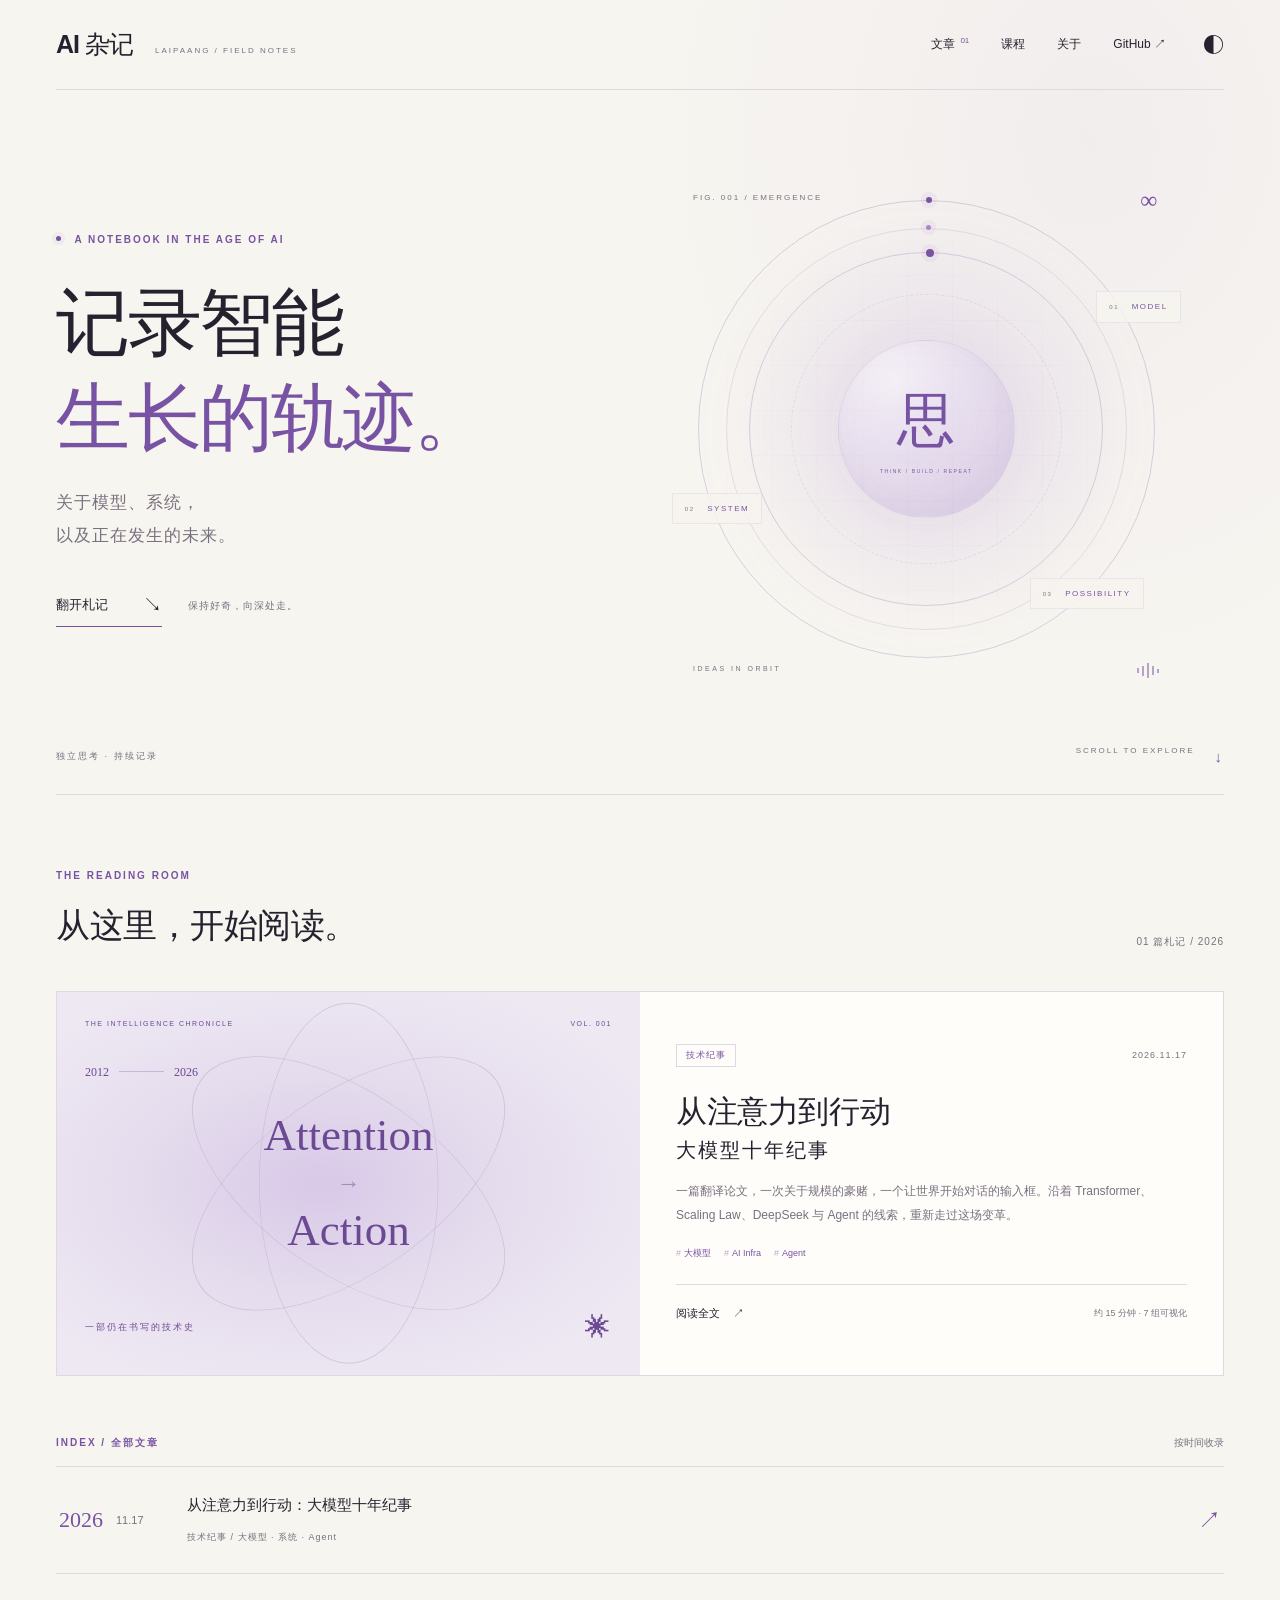
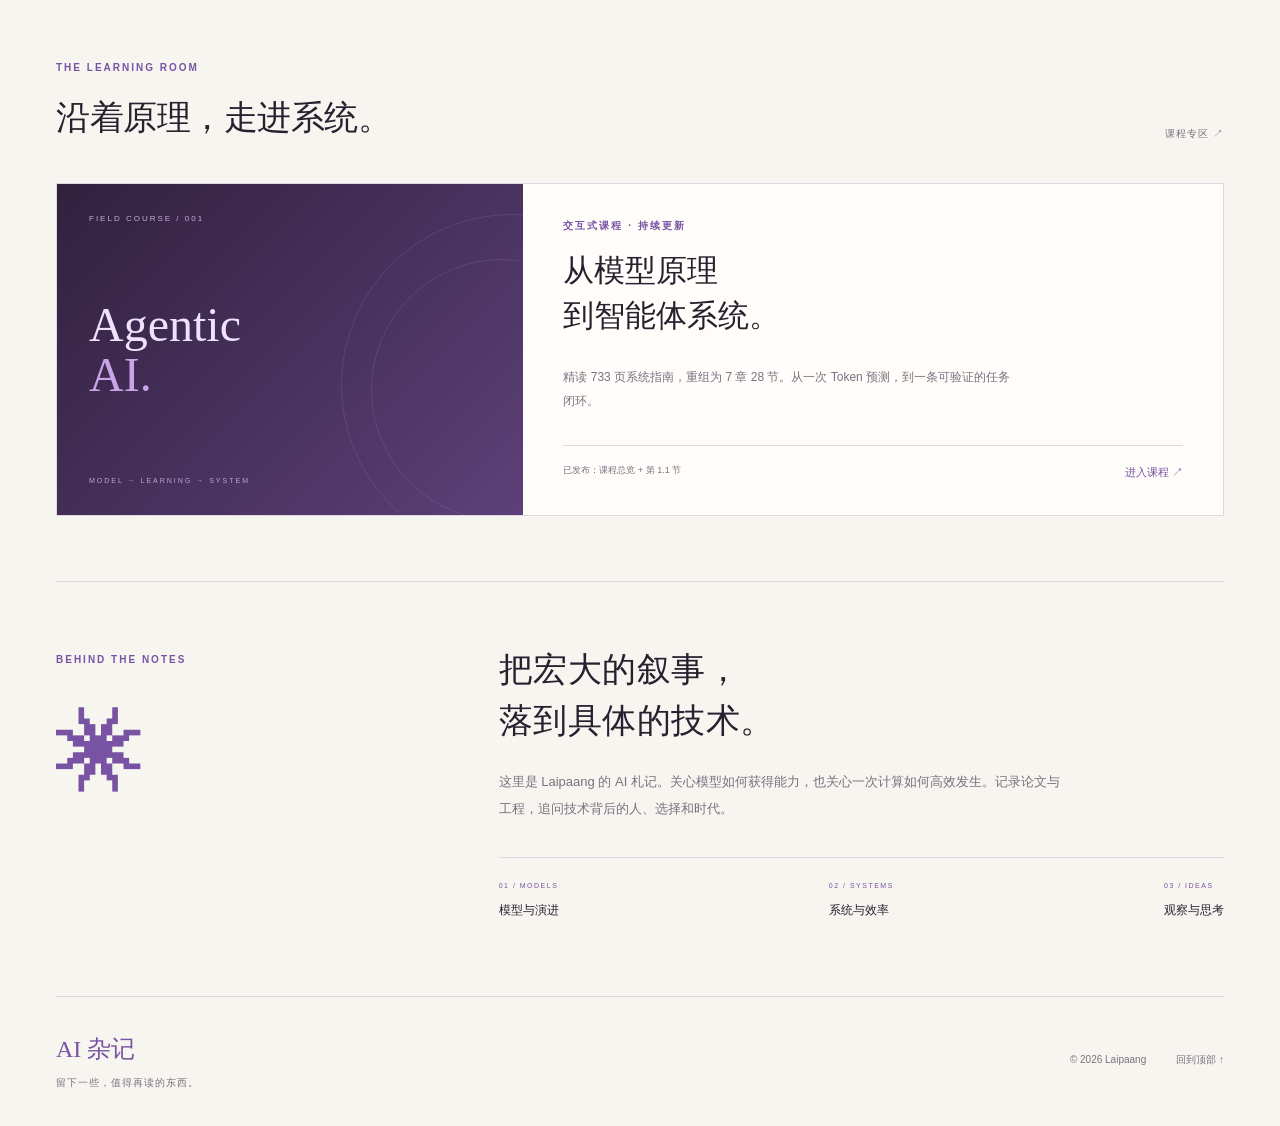
<file: index.html>
<!doctype html>
<html lang="zh-CN">
<head>
  <meta charset="utf-8">
  <meta name="viewport" content="width=device-width,initial-scale=1">
  <meta name="description" content="AI 杂记，Laipaang 的技术札记。记录大模型的演进、系统工程的细节，以及技术背后的人与选择。">
  <meta name="theme-color" content="#f7f5f0">
  <meta property="og:title" content="AI 杂记 · 记录智能生长的轨迹">
  <meta property="og:description" content="关于模型、系统，以及正在发生的未来。">
  <meta property="og:type" content="website">
  <meta property="og:url" content="https://laipaang.github.io/blog/">
  <link rel="canonical" href="https://laipaang.github.io/blog/">
  <link rel="icon" href="assets/icon.svg" type="image/svg+xml">
  <link rel="stylesheet" href="assets/home.css?v=20261118-course1">
  <title>AI 杂记 · 记录智能生长的轨迹</title>
  <script src="assets/home.js" defer></script>
</head>
<body>
  <a class="skip" href="#articles">跳到文章索引</a>
  <div class="ambient" aria-hidden="true"></div>
  <header class="site-header wrap">
    <a class="brand" href="./" aria-label="AI 杂记首页">AI <span>杂记</span><small>LAIPAANG / FIELD NOTES</small></a>
    <nav aria-label="主导航">
      <a href="#articles">文章<span class="nav-count">01</span></a>
      <a href="courses/">课程</a>
      <a href="#about">关于</a>
      <a class="github-link" href="https://github.com/laipaang/blog" target="_blank" rel="noopener noreferrer">GitHub ↗</a>
      <button id="theme" type="button" aria-label="切换深浅主题" aria-pressed="false"><span aria-hidden="true">◐</span></button>
    </nav>
  </header>
  <main>
    <section class="hero wrap" aria-labelledby="hero-title">
      <div class="hero-copy">
        <div class="eyebrow intro-in"><span class="live-dot" aria-hidden="true"></span> A NOTEBOOK IN THE AGE OF AI</div>
        <h1 id="hero-title" class="intro-in">记录智能<br><span>生长的轨迹。</span></h1>
        <p class="hero-description intro-in">关于模型、系统，<br>以及正在发生的未来。</p>
        <div class="hero-links intro-in"><a class="text-link" href="#articles">翻开札记 <span aria-hidden="true">↘</span></a><span class="fine-print">保持好奇，向深处走。</span></div>
      </div>
      <div class="kinetic intro-in" aria-hidden="true">
        <div class="art-grid"></div>
        <span class="art-coordinate coord-tl">FIG. 001 / EMERGENCE</span><span class="art-coordinate coord-tr">∞</span>
        <div class="halo"></div>
        <div class="orbital-field">
          <div class="orbit orbit-one"><i></i></div><div class="orbit orbit-two"><i></i></div><div class="orbit orbit-three"><i></i></div><div class="orbit orbit-four"></div>
          <div class="seed"><div class="seed-inner">思<span>THINK / BUILD / REPEAT</span></div></div>
        </div>
        <div class="float-note note-one"><span>01</span> MODEL</div><div class="float-note note-two"><span>02</span> SYSTEM</div><div class="float-note note-three"><span>03</span> POSSIBILITY</div>
        <div class="art-bottom"><span>IDEAS IN ORBIT</span><span class="signal"><i></i><i></i><i></i><i></i><i></i></span></div>
      </div>
      <div class="hero-foot"><span>独立思考 · 持续记录</span><a href="#articles">SCROLL TO EXPLORE <span>↓</span></a></div>
    </section>
    <section id="articles" class="articles wrap" aria-labelledby="articles-title">
      <div class="section-heading reveal"><div><div class="eyebrow">THE READING ROOM</div><h2 id="articles-title">从这里，开始阅读。</h2></div><span class="section-number">01 篇札记 / 2026</span></div>
      <a class="featured reveal" href="2026-11-17-from-attention-to-action/" aria-labelledby="featured-title">
        <div class="feature-art" aria-hidden="true">
          <div class="feature-art-label"><span>THE INTELLIGENCE CHRONICLE</span><span>VOL. 001</span></div>
          <div class="feature-years">2012 <i></i> 2026</div>
          <div class="feature-orbit fo-one"></div><div class="feature-orbit fo-two"></div><div class="feature-orbit fo-three"></div>
          <div class="feature-words">Attention<span>→</span>Action</div>
          <div class="feature-bottom"><span>一部仍在书写的技术史</span><span>✷</span></div>
        </div>
        <div class="feature-copy">
          <div class="feature-meta"><span class="pill">技术纪事</span><time datetime="2026-11-17">2026.11.17</time></div>
          <h3 id="featured-title">从注意力到行动<span>大模型十年纪事</span></h3>
          <p>一篇翻译论文，一次关于规模的豪赌，一个让世界开始对话的输入框。沿着 Transformer、Scaling Law、DeepSeek 与 Agent 的线索，重新走过这场变革。</p>
          <div class="tags"><span>大模型</span><span>AI Infra</span><span>Agent</span></div>
          <div class="feature-cta"><span>阅读全文 <b>↗</b></span><small>约 15 分钟 · 7 组可视化</small></div>
        </div>
      </a>
      <div class="archive reveal">
        <div class="archive-label"><span class="eyebrow">INDEX / 全部文章</span><span>按时间收录</span></div>
        <a class="archive-row" href="2026-11-17-from-attention-to-action/"><time datetime="2026-11-17"><b>2026</b><span>11.17</span></time><div><h3>从注意力到行动：大模型十年纪事</h3><span>技术纪事 / 大模型 · 系统 · Agent</span></div><span class="archive-arrow" aria-hidden="true">↗</span></a>
      </div>
    </section>
    <section id="courses" class="course-promotion wrap reveal" aria-labelledby="course-promotion-title">
      <div class="section-heading"><div><div class="eyebrow">THE LEARNING ROOM</div><h2 id="course-promotion-title">沿着原理，走进系统。</h2></div><a class="section-number" href="courses/">课程专区 ↗</a></div>
      <a class="course-promo-card" href="courses/agentic-ai/">
        <div class="course-promo-art" aria-hidden="true"><span>FIELD COURSE / 001</span><strong>Agentic<br><i>AI.</i></strong><small>MODEL → LEARNING → SYSTEM</small></div>
        <div class="course-promo-copy"><div class="eyebrow">交互式课程 · 持续更新</div><h3>从模型原理<br>到智能体系统。</h3><p>精读 733 页系统指南，重组为 7 章 28 节。从一次 Token 预测，到一条可验证的任务闭环。</p><div class="course-promo-meta"><span>已发布：课程总览 + 第 1.1 节</span><b>进入课程 ↗</b></div></div>
      </a>
    </section>
    <section id="about" class="about wrap reveal" aria-labelledby="about-title">
      <div class="about-label"><span class="eyebrow">BEHIND THE NOTES</span><div class="asterisk" aria-hidden="true">✷</div></div>
      <div class="about-copy"><h2 id="about-title">把宏大的叙事，<br>落到具体的技术。</h2><p>这里是 Laipaang 的 AI 札记。关心模型如何获得能力，也关心一次计算如何高效发生。记录论文与工程，追问技术背后的人、选择和时代。</p><div class="focuses"><span><small>01 / MODELS</small>模型与演进</span><span><small>02 / SYSTEMS</small>系统与效率</span><span><small>03 / IDEAS</small>观察与思考</span></div></div>
    </section>
  </main>
  <footer class="site-footer wrap"><a class="footer-brand" href="./">AI 杂记<span>留下一些，值得再读的东西。</span></a><div><span>© 2026 Laipaang</span><a href="#">回到顶部 ↑</a></div></footer>
</body>
</html>
</file>
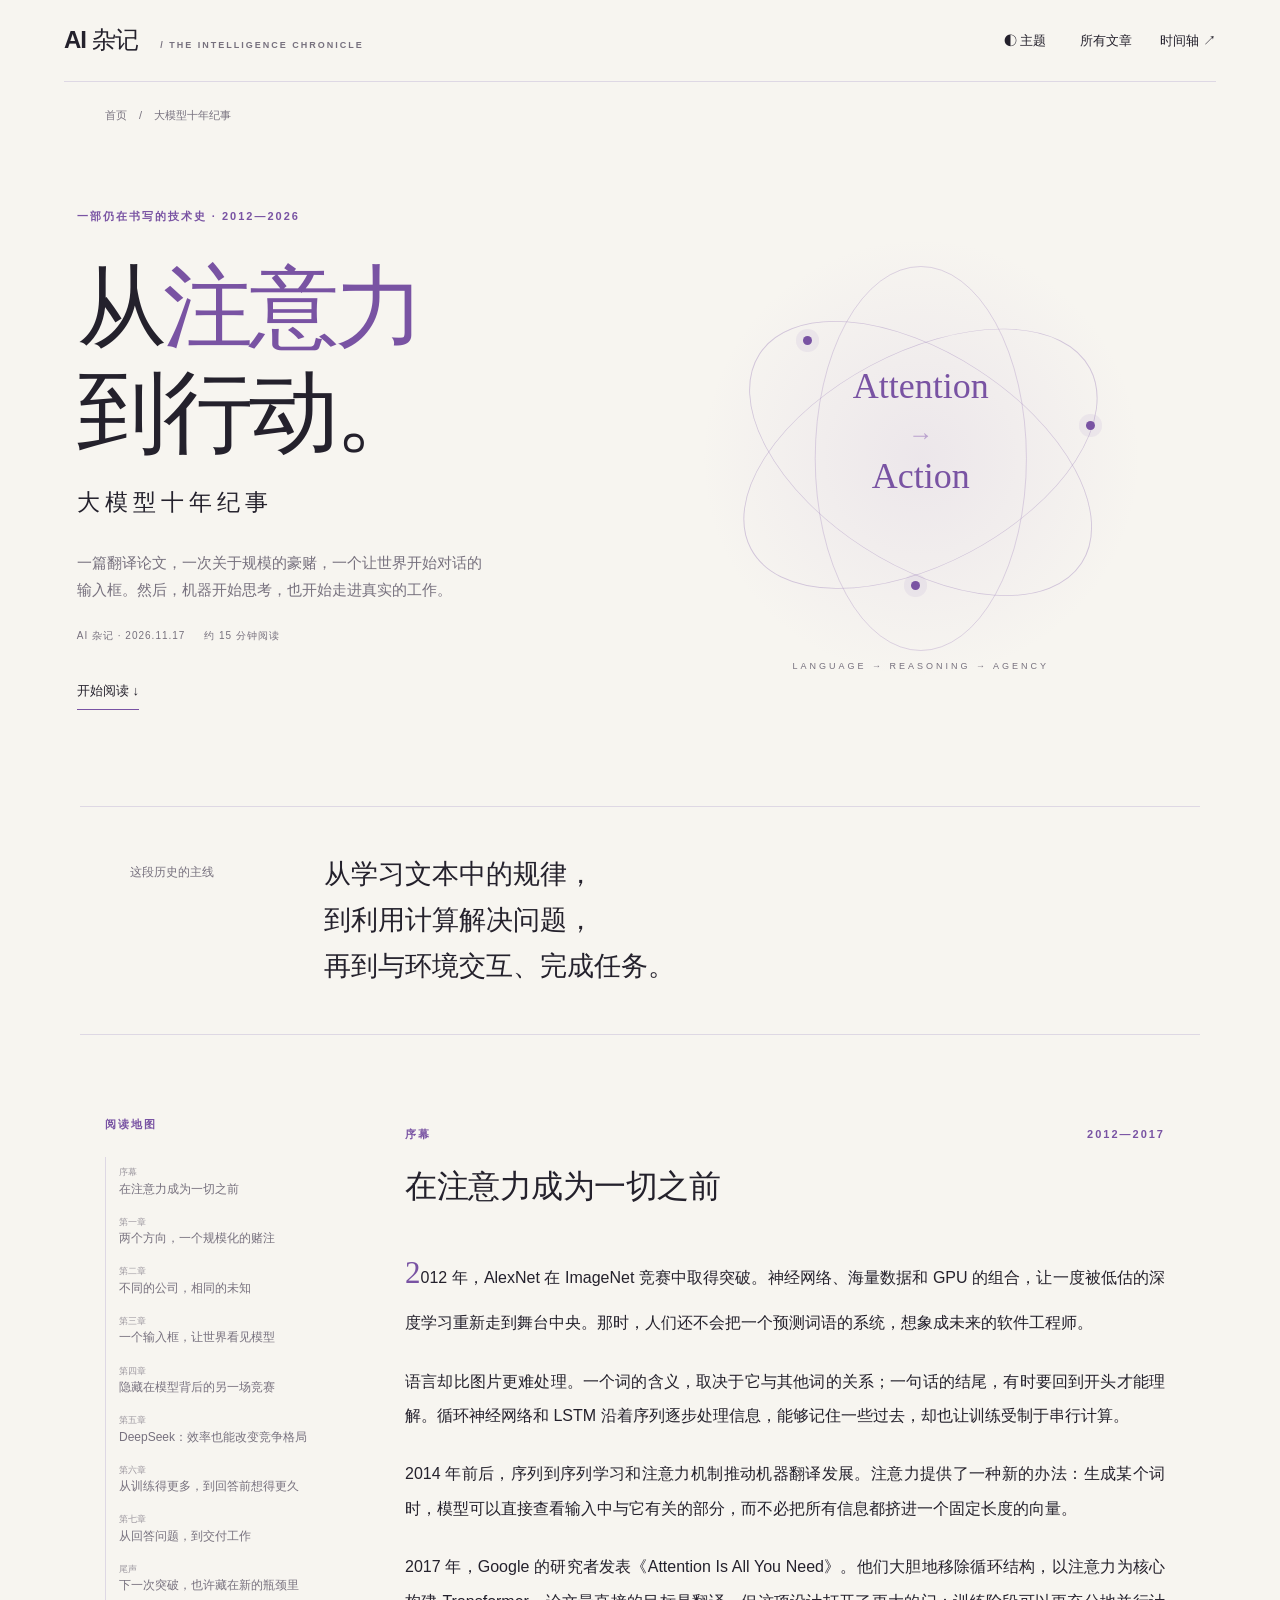
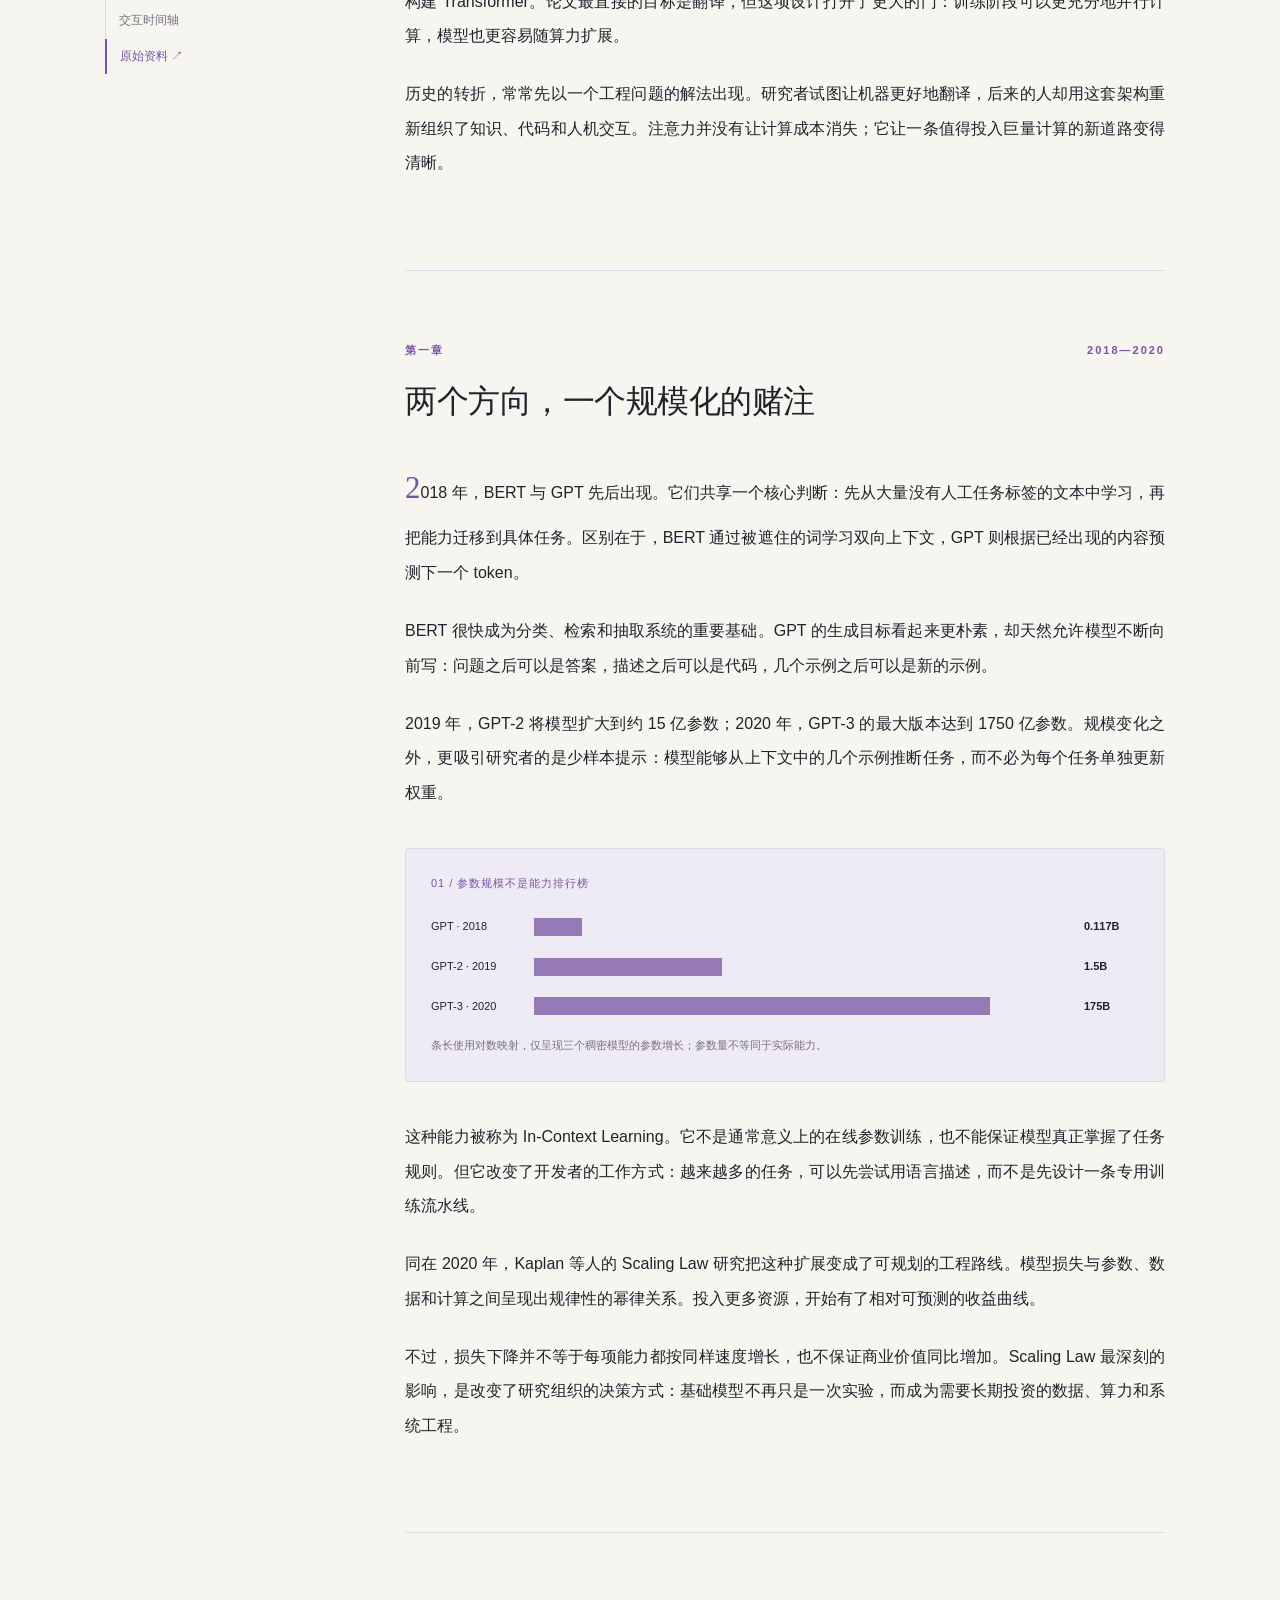
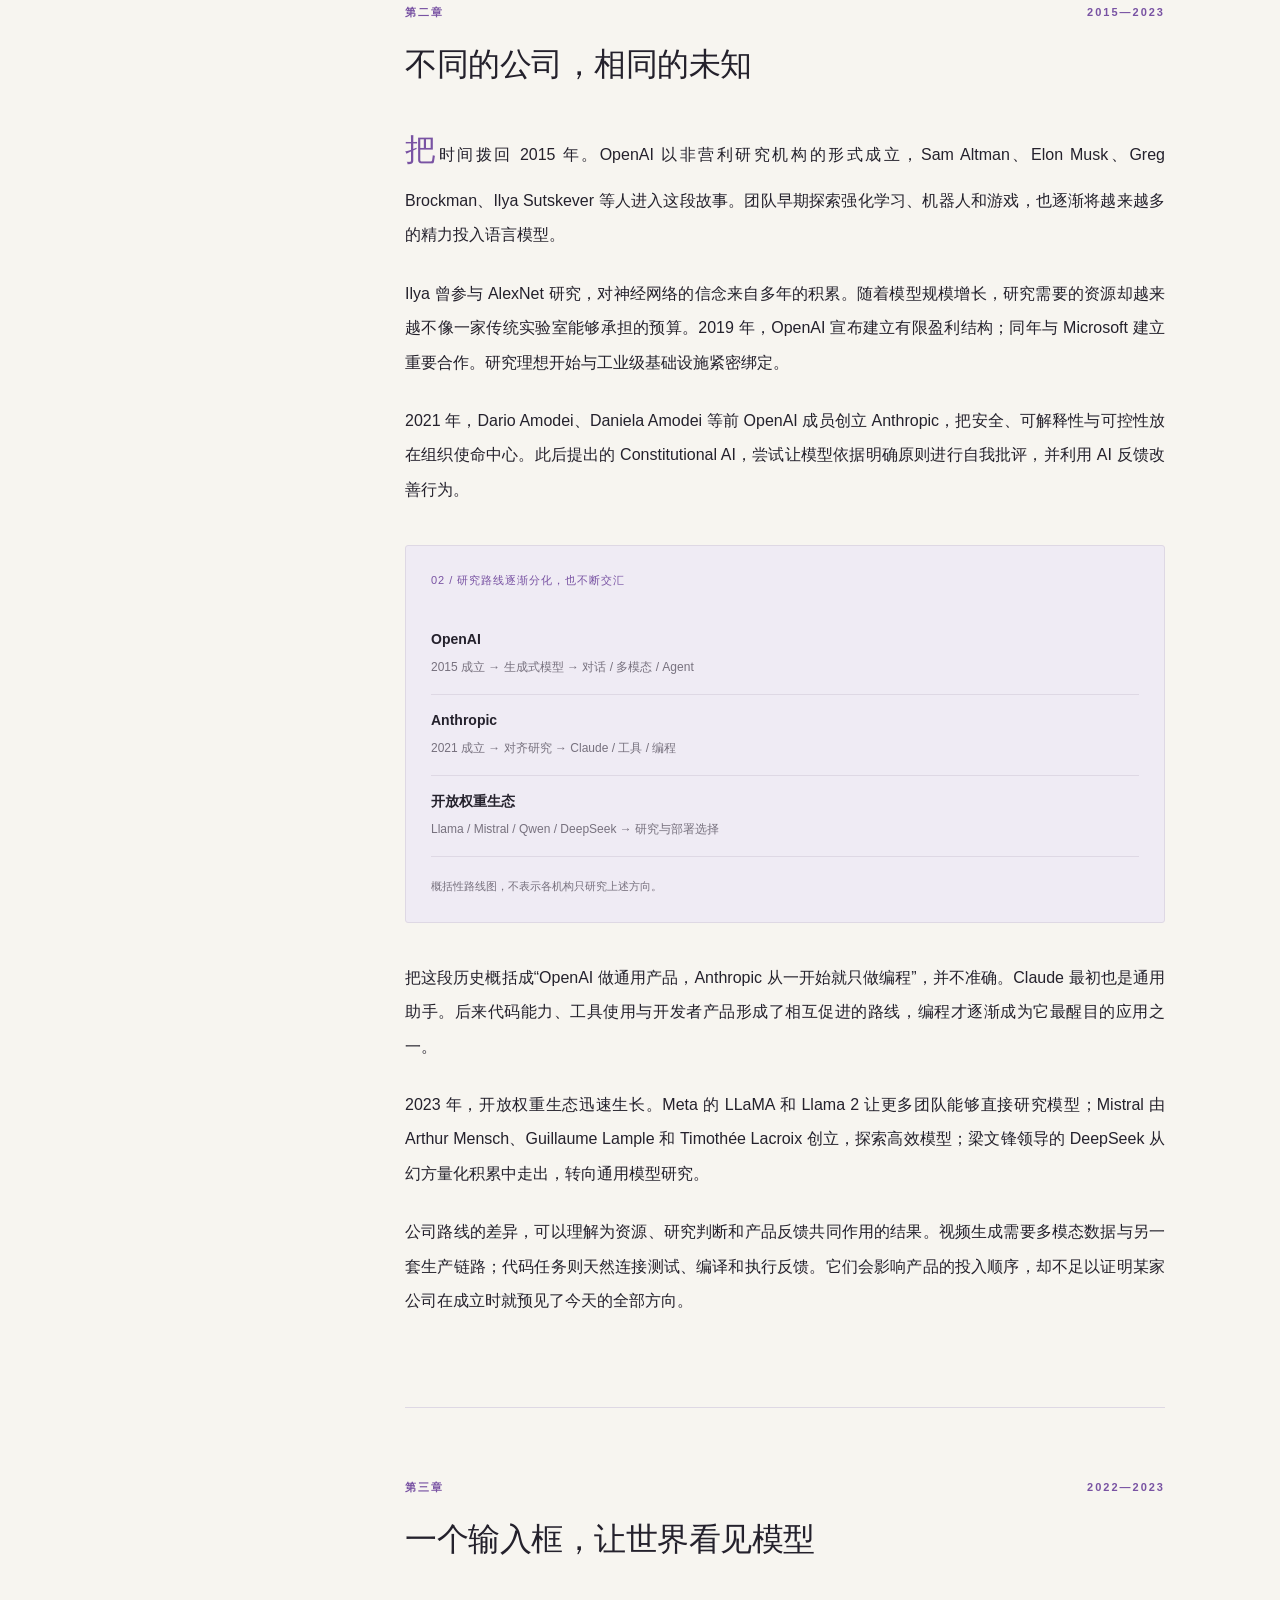
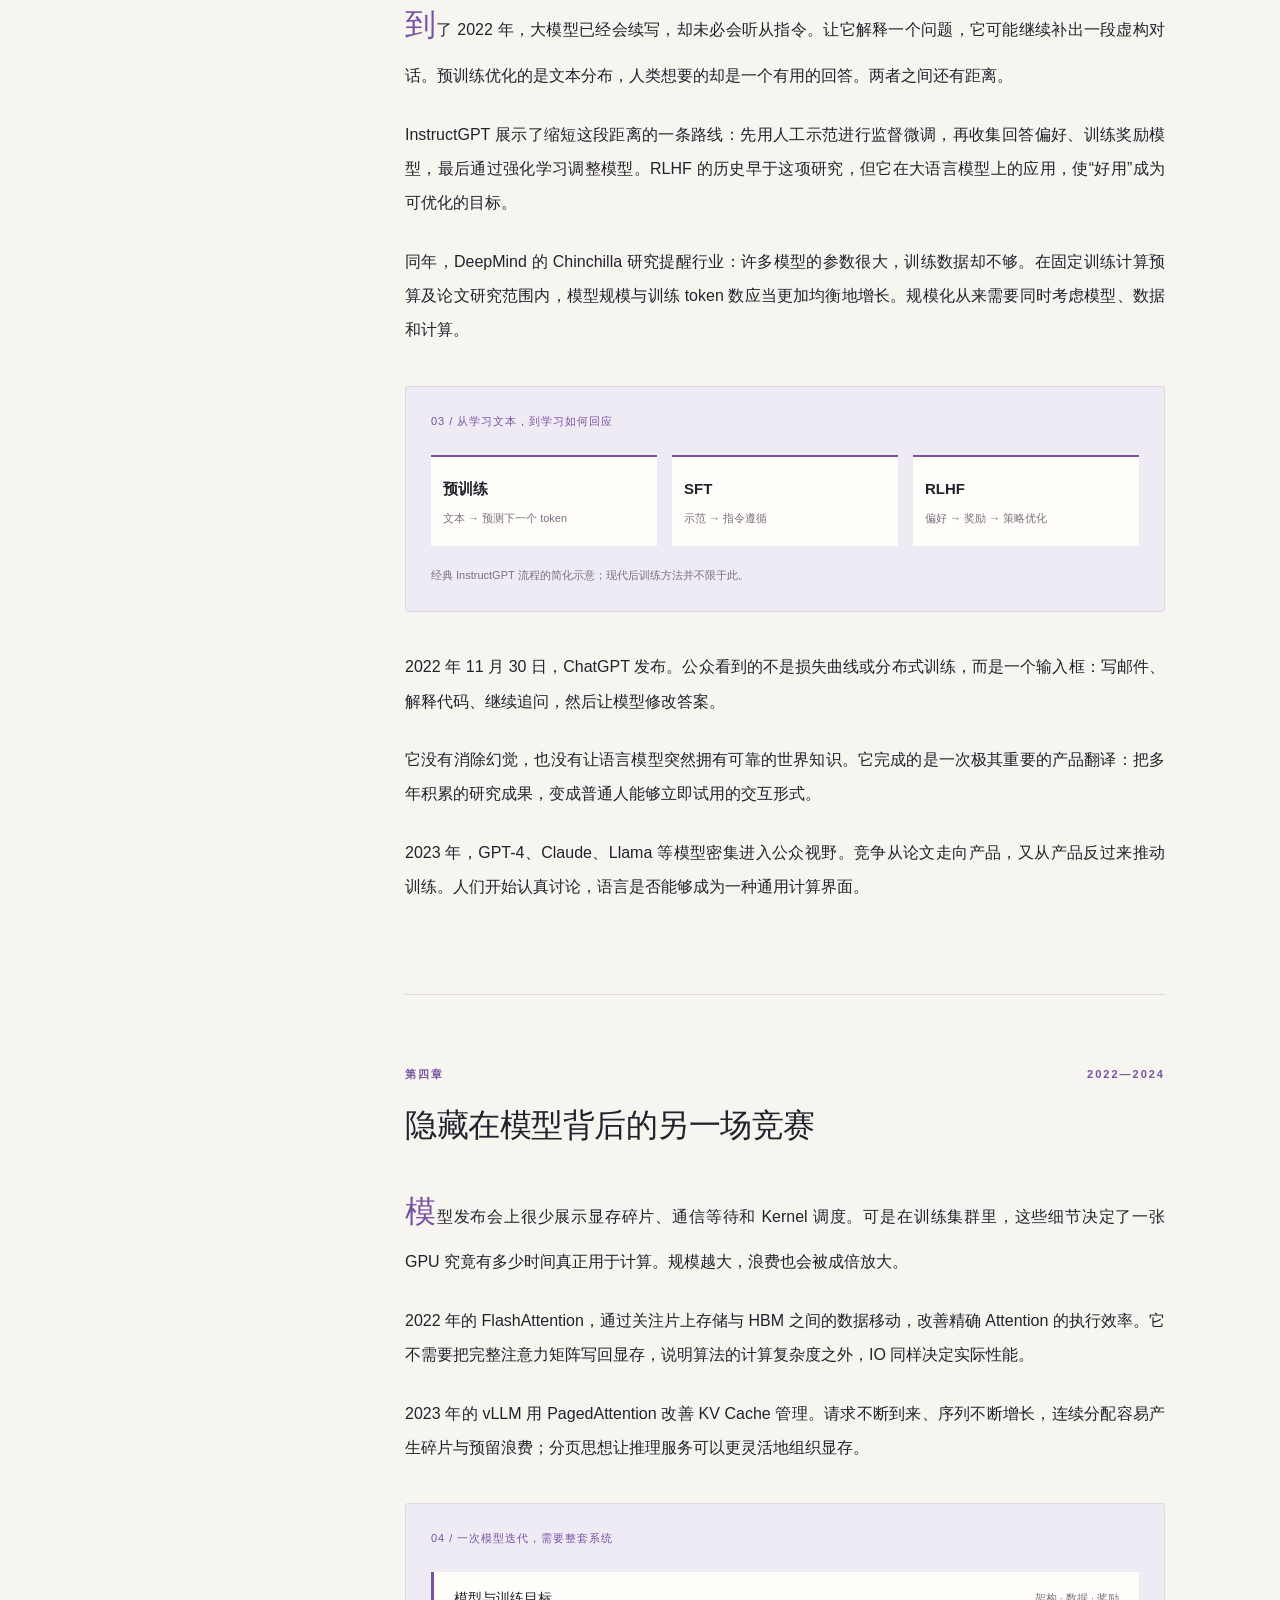
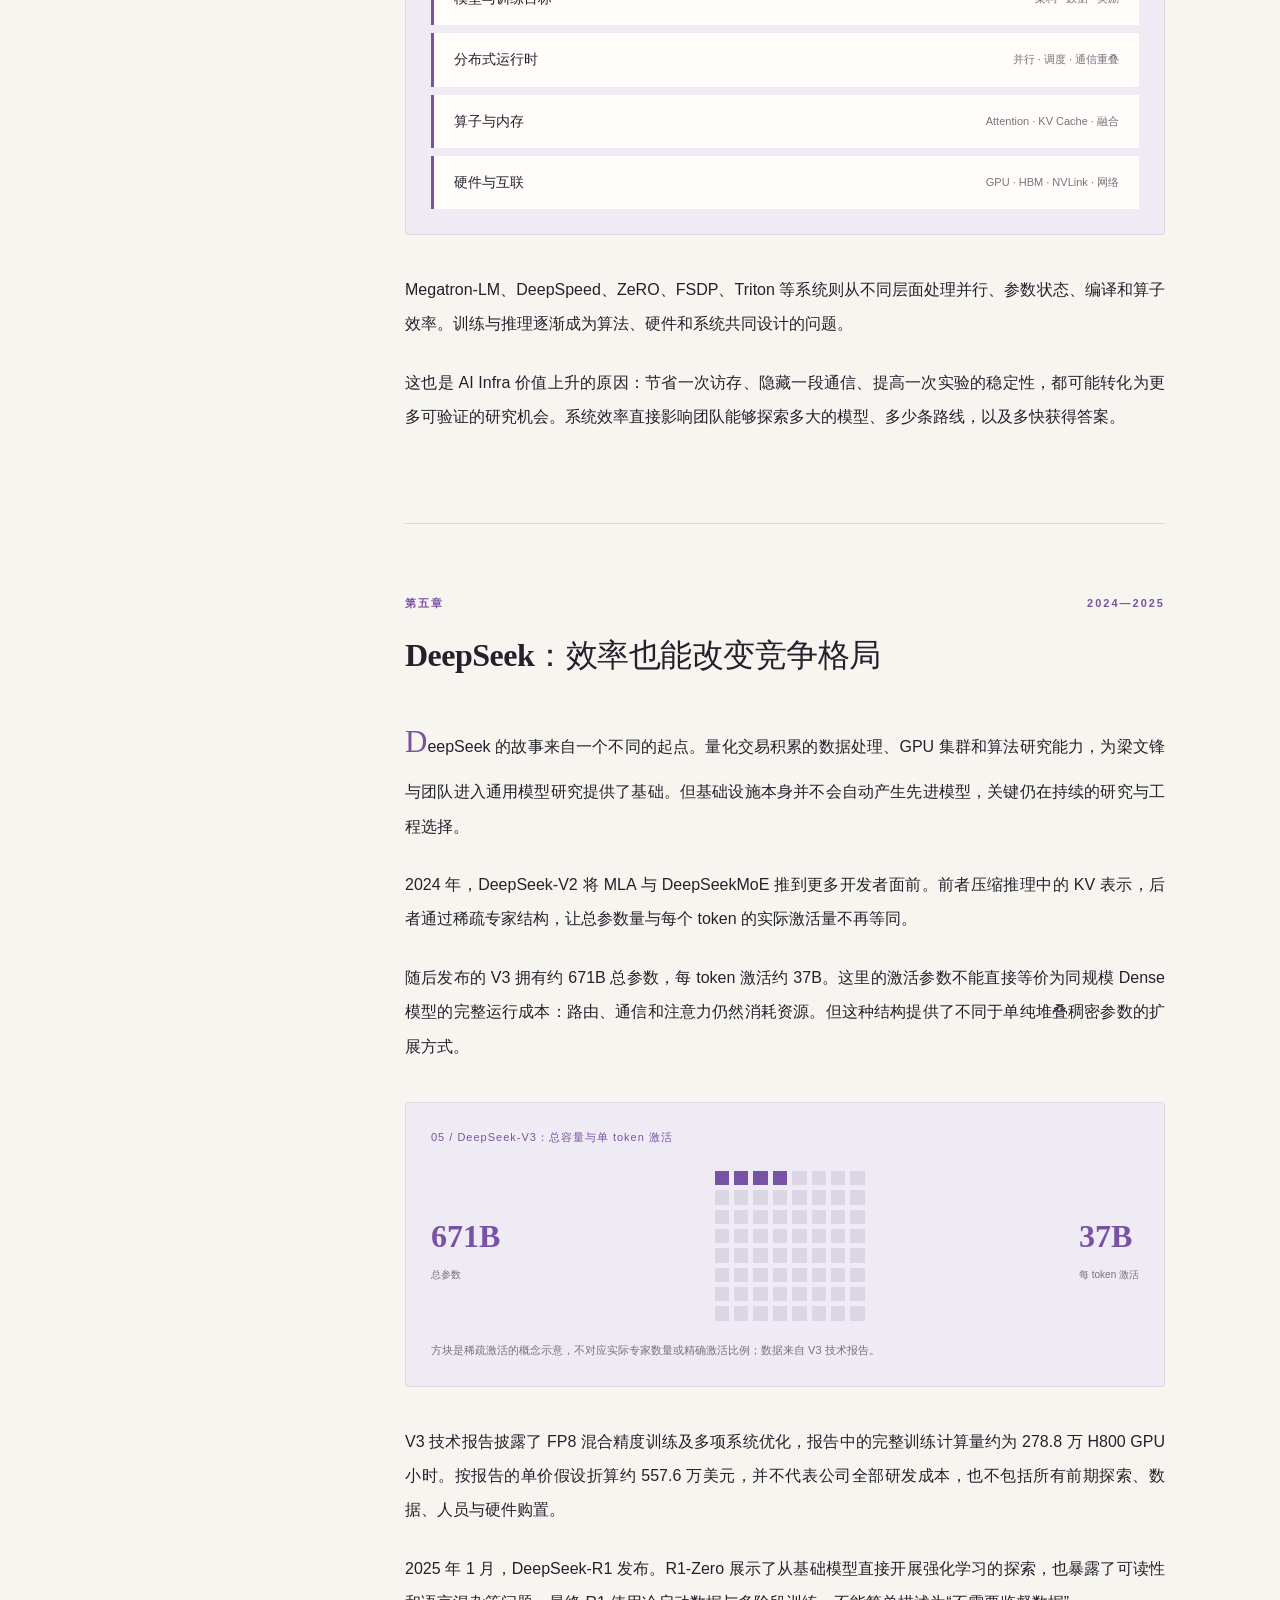
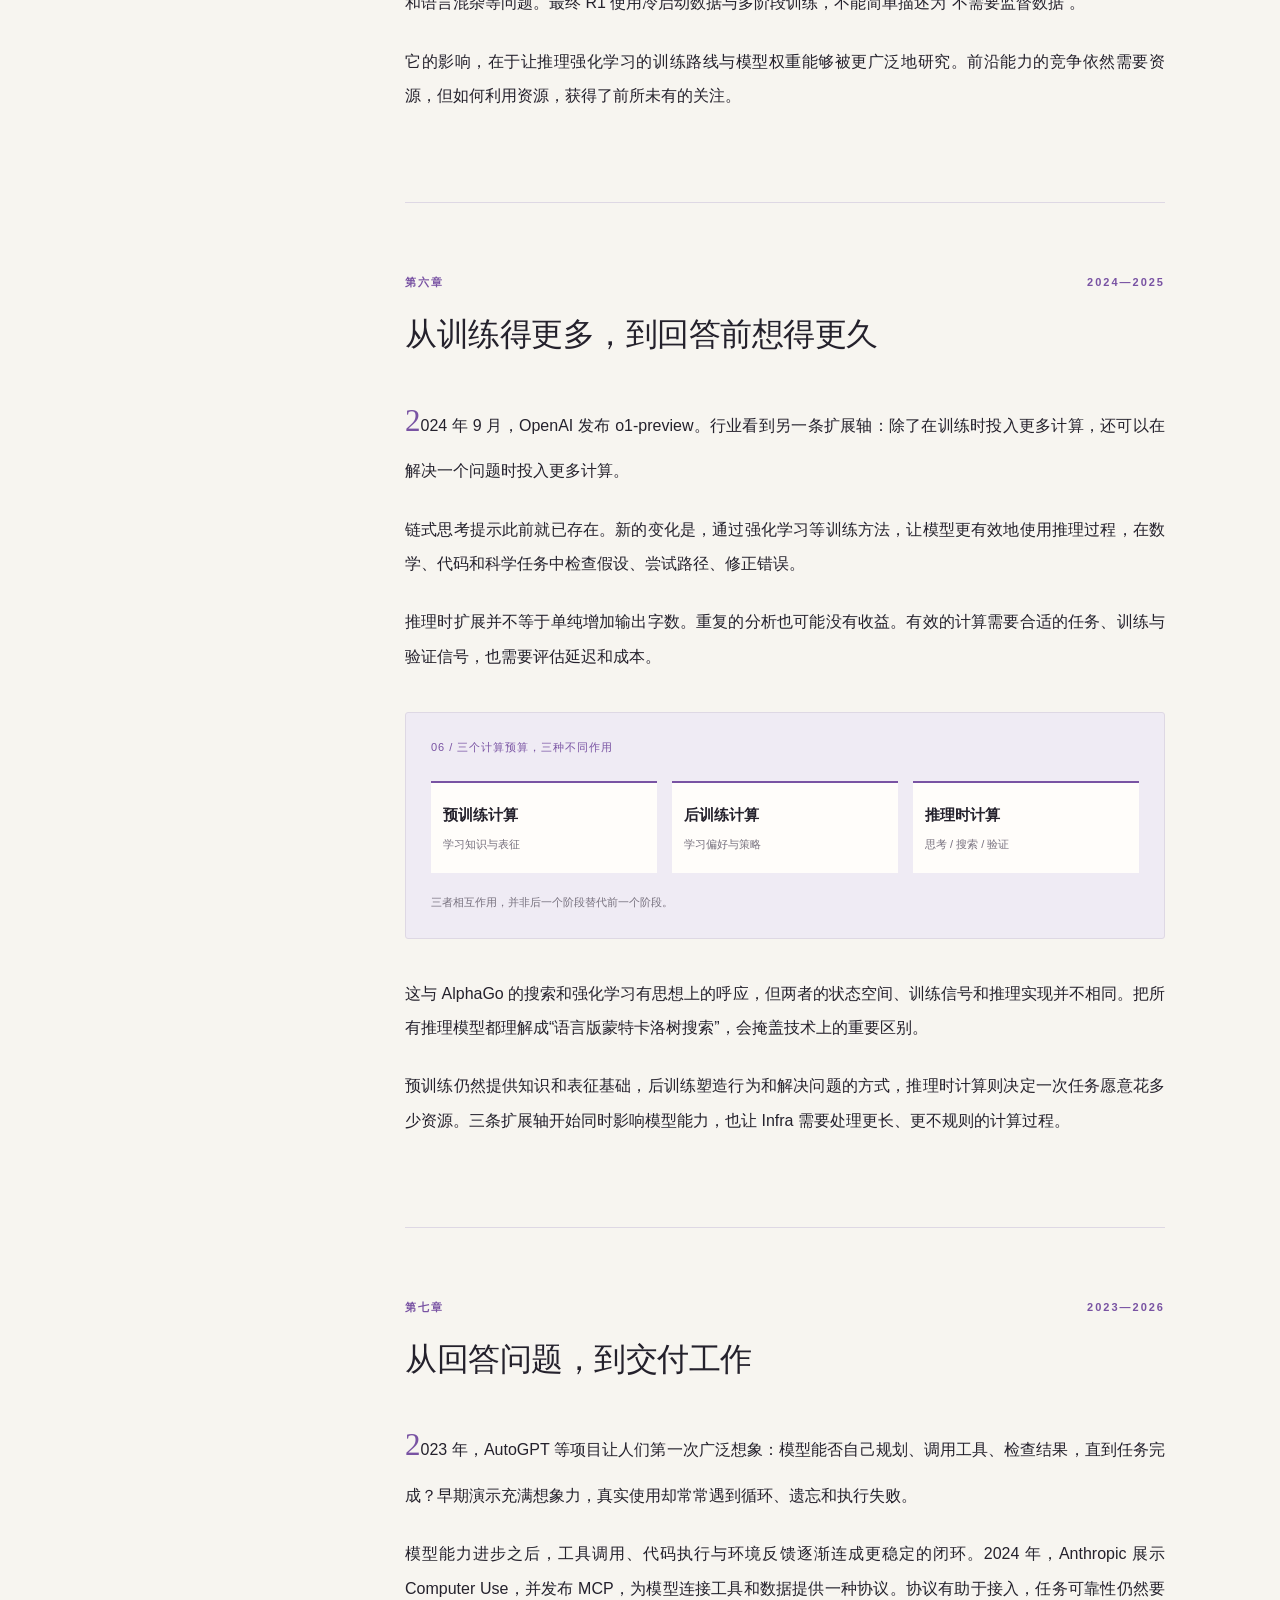
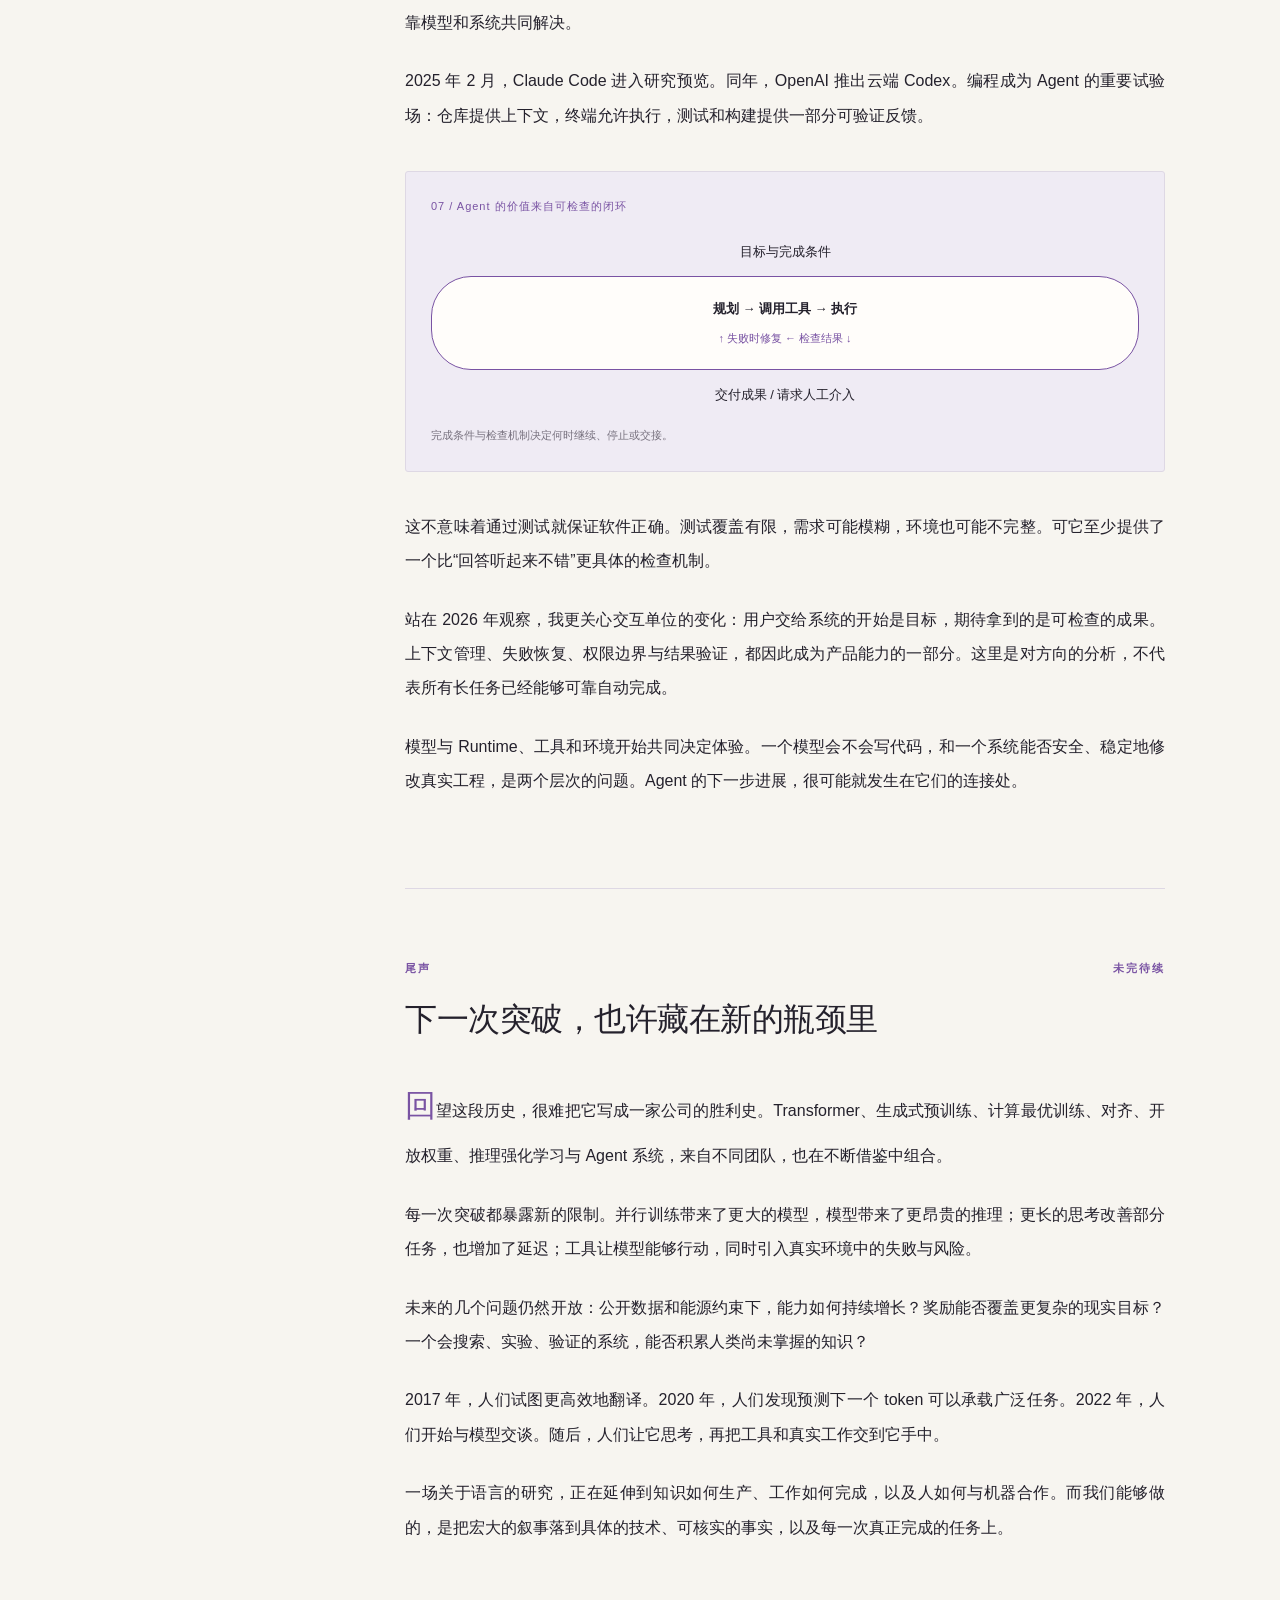
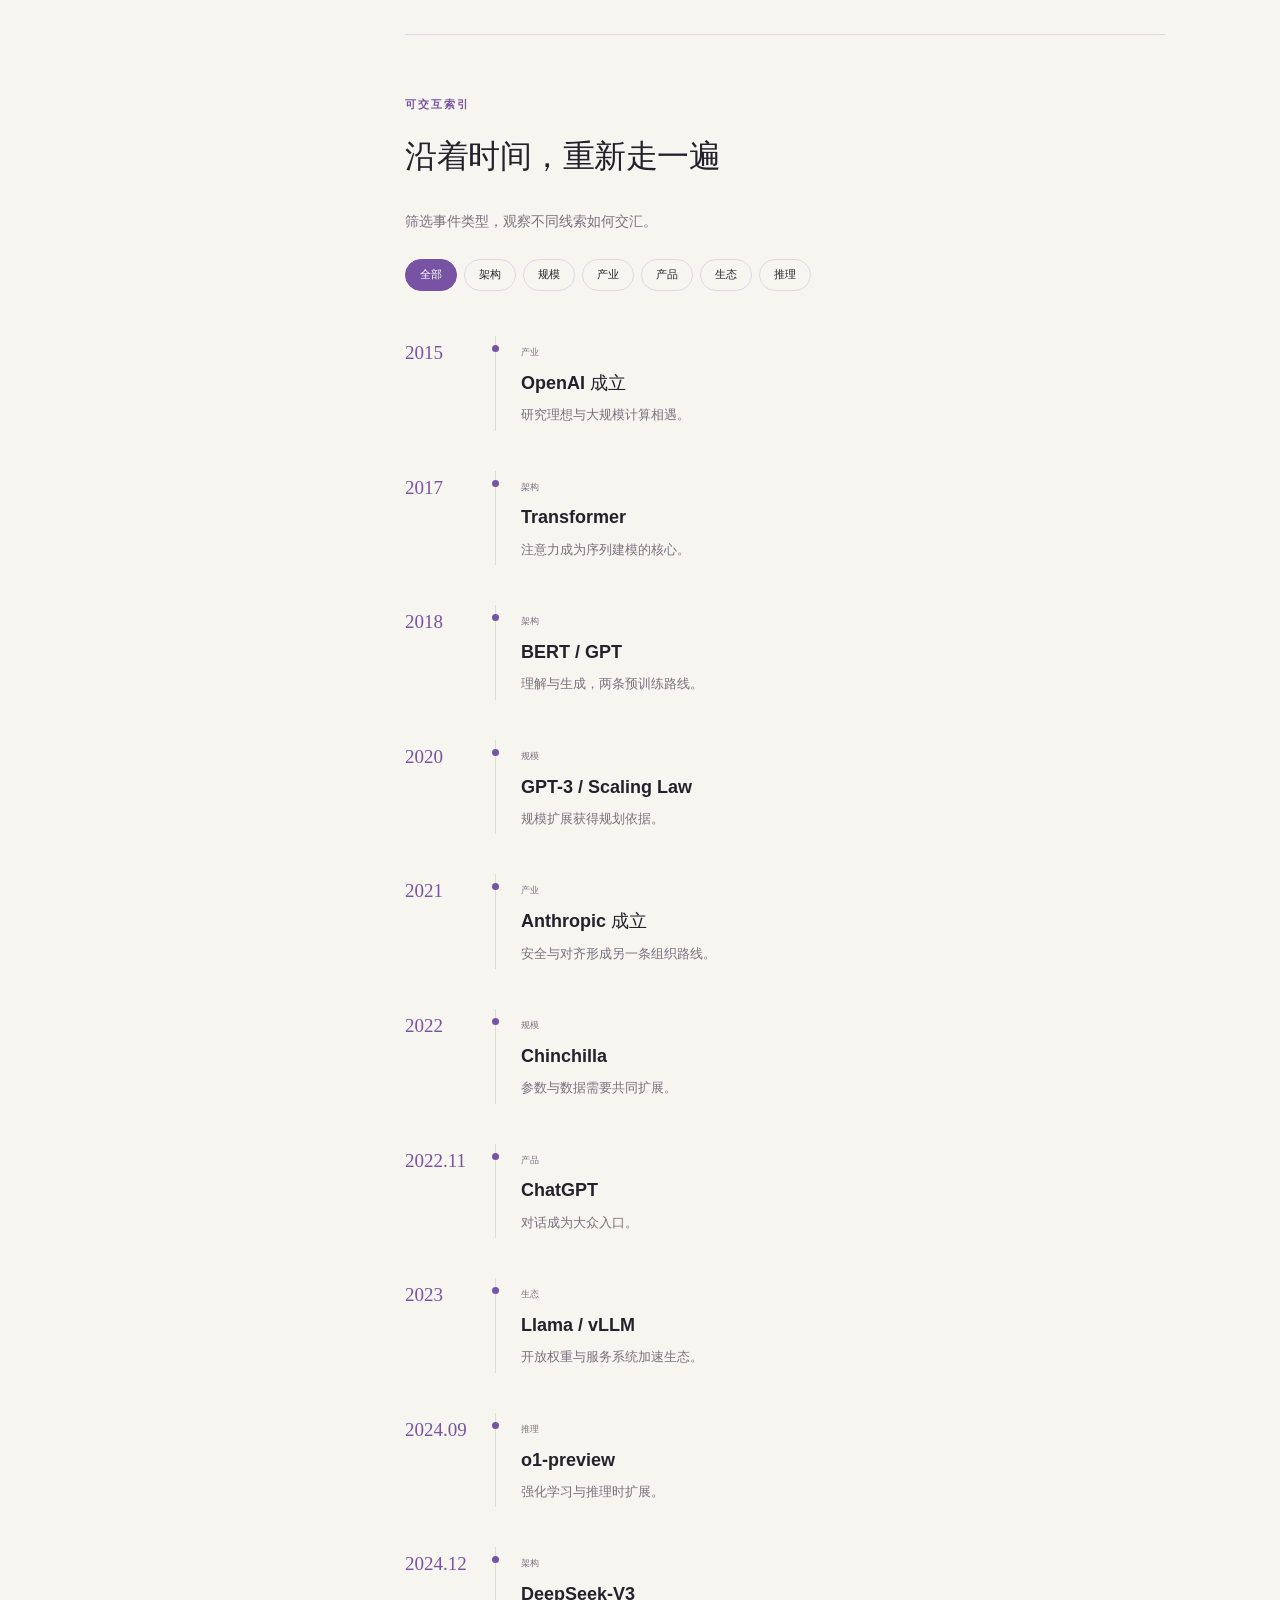
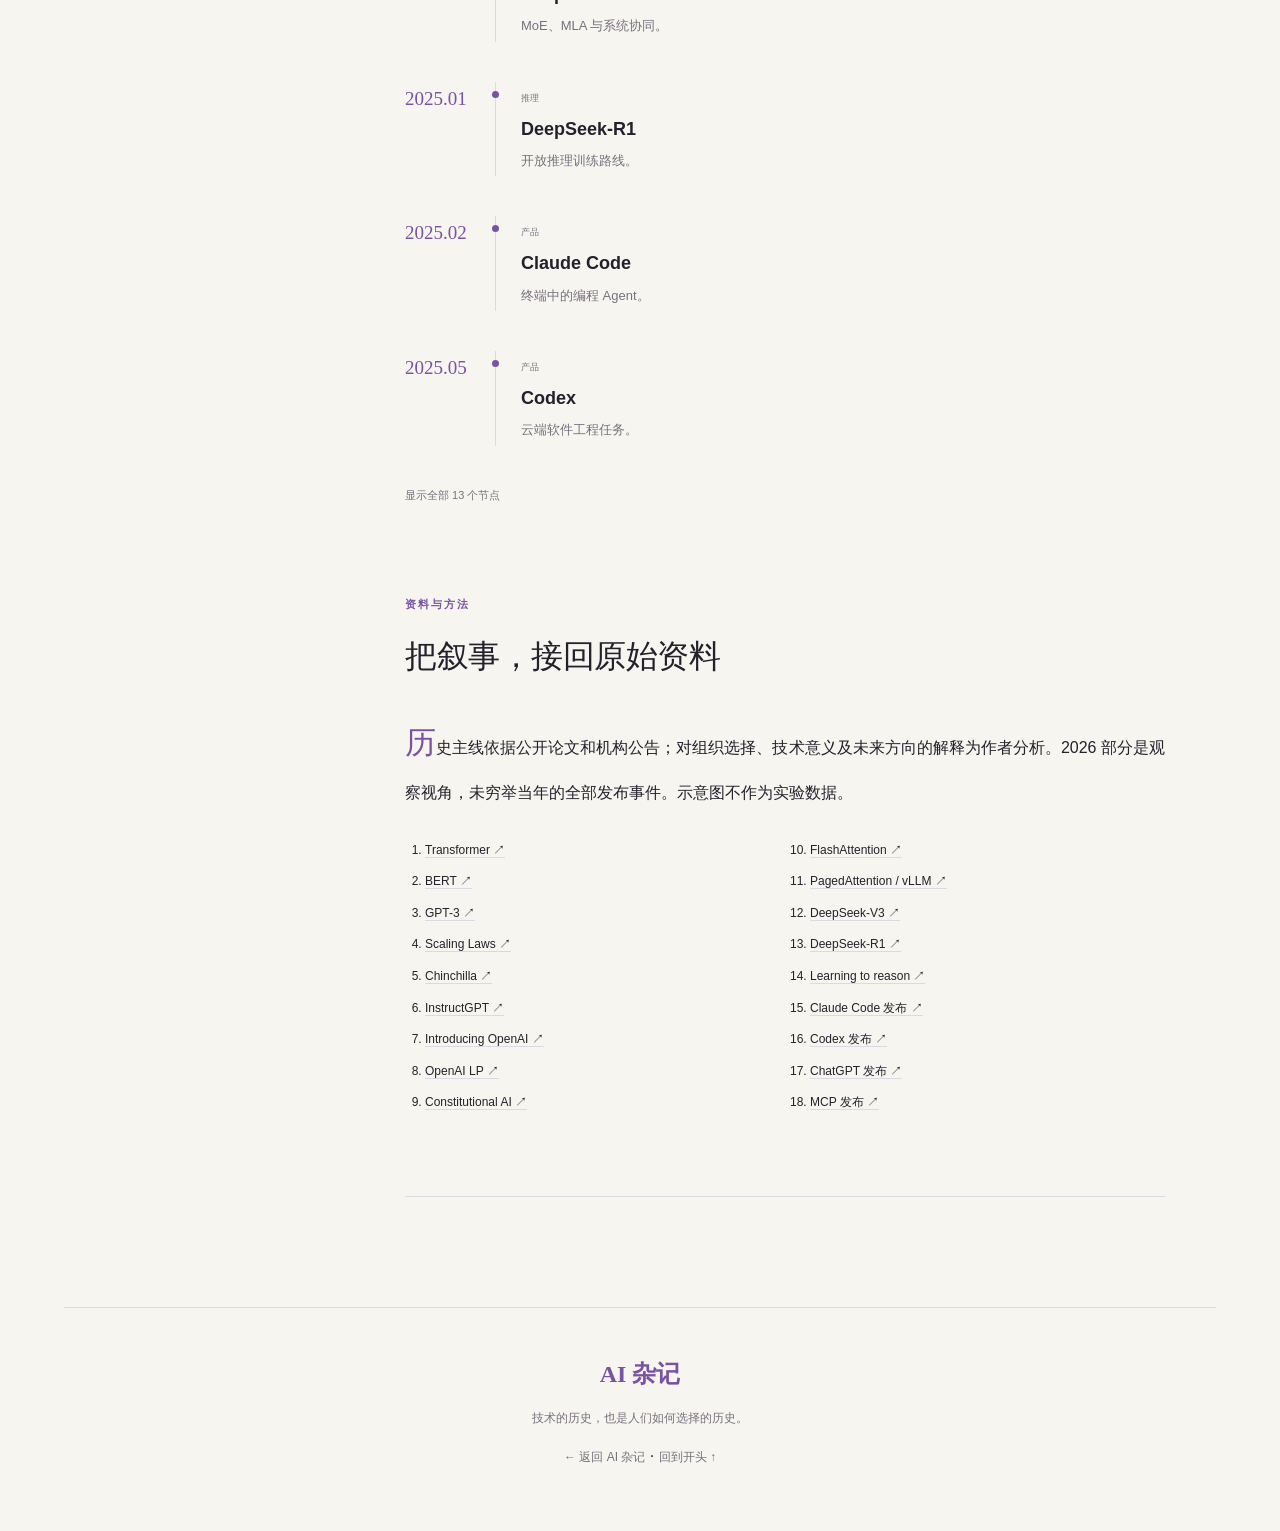
<file: 2026-11-17-from-attention-to-action/index.html>
<!doctype html><html lang="zh-CN"><head><meta charset="utf-8"><meta name="viewport" content="width=device-width,initial-scale=1"><meta name="description" content="从 Transformer 到 Agent：一部关于大模型、人物与系统工程的可视化纪实。"><meta name="theme-color" content="#7455a5"><title>从注意力到行动：大模型十年纪事 · AI 杂记</title><link rel="icon" href="../assets/icon.svg" type="image/svg+xml"><link rel="stylesheet" href="../assets/style.css"><link rel="canonical" href="https://laipaang.github.io/blog/2026-11-17-from-attention-to-action/"><meta property="og:title" content="从注意力到行动：大模型十年纪事"><meta property="og:type" content="article"><meta property="og:url" content="https://laipaang.github.io/blog/2026-11-17-from-attention-to-action/"><link rel="stylesheet" href="../assets/article-motion.css"></head><body><a class="skip" href="#origin">跳到正文</a><div class="progress" aria-hidden="true"></div><header><a class="brand" href="../">AI <span>杂记</span><small> / THE INTELLIGENCE CHRONICLE</small></a><div><button id="theme" aria-label="切换深浅主题">◐ 主题</button><a href="../#articles">所有文章</a><a href="#timeline">时间轴 ↗</a></div></header><main><nav class="article-crumb" aria-label="面包屑"><a href="../">首页</a><span>/</span><span>大模型十年纪事</span></nav><div class="hero"><div class="hero-copy"><div class="eyebrow">一部仍在书写的技术史 · 2012—2026</div><h1>从<span>注意力</span><br>到行动。</h1><p class="subtitle">大模型十年纪事</p><p class="intro">一篇翻译论文，一次关于规模的豪赌，一个让世界开始对话的输入框。然后，机器开始思考，也开始走进真实的工作。</p><div class="meta">AI 杂记 · 2026.11.17 <span id="reading-time"></span></div><a class="start" href="#origin">开始阅读 ↓</a></div><div class="hero-art" aria-hidden="true"><div class="orbit o1"></div><div class="orbit o2"></div><div class="orbit o3"></div><span class="star s1"></span><span class="star s2"></span><span class="star s3"></span><div class="core">Attention<br><i>→</i><br>Action</div><small class="art-label">LANGUAGE → REASONING → AGENCY</small></div></div><div class="opening"><span>这段历史的主线</span><p>从学习文本中的规律，<br>到利用计算解决问题，<br>再到与环境交互、完成任务。</p></div><div class="layout"><aside><div class="toc"><div class="eyebrow">阅读地图</div><a href="#origin"><small>序幕</small>在注意力成为一切之前</a><a href="#pretrain"><small>第一章</small>两个方向，一个规模化的赌注</a><a href="#companies"><small>第二章</small>不同的公司，相同的未知</a><a href="#chatgpt"><small>第三章</small>一个输入框，让世界看见模型</a><a href="#infra"><small>第四章</small>隐藏在模型背后的另一场竞赛</a><a href="#deepseek"><small>第五章</small>DeepSeek：效率也能改变竞争格局</a><a href="#reasoning"><small>第六章</small>从训练得更多，到回答前想得更久</a><a href="#agent"><small>第七章</small>从回答问题，到交付工作</a><a href="#future"><small>尾声</small>下一次突破，也许藏在新的瓶颈里</a><a href="#timeline">交互时间轴</a><a href="#references">原始资料 ↗</a></div></aside><article class="story"><section id="origin" class="chapter"><div class="eyebrow">序幕 <span>2012—2017</span></div><h2>在注意力成为一切之前</h2><p>2012 年，AlexNet 在 ImageNet 竞赛中取得突破。神经网络、海量数据和 GPU 的组合，让一度被低估的深度学习重新走到舞台中央。那时，人们还不会把一个预测词语的系统，想象成未来的软件工程师。</p><p>语言却比图片更难处理。一个词的含义，取决于它与其他词的关系；一句话的结尾，有时要回到开头才能理解。循环神经网络和 LSTM 沿着序列逐步处理信息，能够记住一些过去，却也让训练受制于串行计算。</p><p>2014 年前后，序列到序列学习和注意力机制推动机器翻译发展。注意力提供了一种新的办法：生成某个词时，模型可以直接查看输入中与它有关的部分，而不必把所有信息都挤进一个固定长度的向量。</p><p>2017 年，Google 的研究者发表《Attention Is All You Need》。他们大胆地移除循环结构，以注意力为核心构建 Transformer。论文最直接的目标是翻译，但这项设计打开了更大的门：训练阶段可以更充分地并行计算，模型也更容易随算力扩展。</p><p>历史的转折，常常先以一个工程问题的解法出现。研究者试图让机器更好地翻译，后来的人却用这套架构重新组织了知识、代码和人机交互。注意力并没有让计算成本消失；它让一条值得投入巨量计算的新道路变得清晰。</p></section><section id="pretrain" class="chapter"><div class="eyebrow">第一章 <span>2018—2020</span></div><h2>两个方向，一个规模化的赌注</h2><p>2018 年，BERT 与 GPT 先后出现。它们共享一个核心判断：先从大量没有人工任务标签的文本中学习，再把能力迁移到具体任务。区别在于，BERT 通过被遮住的词学习双向上下文，GPT 则根据已经出现的内容预测下一个 token。</p><p>BERT 很快成为分类、检索和抽取系统的重要基础。GPT 的生成目标看起来更朴素，却天然允许模型不断向前写：问题之后可以是答案，描述之后可以是代码，几个示例之后可以是新的示例。</p><p>2019 年，GPT-2 将模型扩大到约 15 亿参数；2020 年，GPT-3 的最大版本达到 1750 亿参数。规模变化之外，更吸引研究者的是少样本提示：模型能够从上下文中的几个示例推断任务，而不必为每个任务单独更新权重。</p><figure class="visual"><figcaption>01 / 参数规模不是能力排行榜</figcaption><div class="bars"><div><span>GPT · 2018</span><i style="--w:9%"></i><b>0.117B</b></div><div><span>GPT-2 · 2019</span><i style="--w:35%"></i><b>1.5B</b></div><div><span>GPT-3 · 2020</span><i style="--w:85%"></i><b>175B</b></div></div><p class="note">条长使用对数映射，仅呈现三个稠密模型的参数增长；参数量不等同于实际能力。</p></figure><p>这种能力被称为 In-Context Learning。它不是通常意义上的在线参数训练，也不能保证模型真正掌握了任务规则。但它改变了开发者的工作方式：越来越多的任务，可以先尝试用语言描述，而不是先设计一条专用训练流水线。</p><p>同在 2020 年，Kaplan 等人的 Scaling Law 研究把这种扩展变成了可规划的工程路线。模型损失与参数、数据和计算之间呈现出规律性的幂律关系。投入更多资源，开始有了相对可预测的收益曲线。</p><p>不过，损失下降并不等于每项能力都按同样速度增长，也不保证商业价值同比增加。Scaling Law 最深刻的影响，是改变了研究组织的决策方式：基础模型不再只是一次实验，而成为需要长期投资的数据、算力和系统工程。</p></section><section id="companies" class="chapter"><div class="eyebrow">第二章 <span>2015—2023</span></div><h2>不同的公司，相同的未知</h2><p>把时间拨回 2015 年。OpenAI 以非营利研究机构的形式成立，Sam Altman、Elon Musk、Greg Brockman、Ilya Sutskever 等人进入这段故事。团队早期探索强化学习、机器人和游戏，也逐渐将越来越多的精力投入语言模型。</p><p>Ilya 曾参与 AlexNet 研究，对神经网络的信念来自多年的积累。随着模型规模增长，研究需要的资源却越来越不像一家传统实验室能够承担的预算。2019 年，OpenAI 宣布建立有限盈利结构；同年与 Microsoft 建立重要合作。研究理想开始与工业级基础设施紧密绑定。</p><p>2021 年，Dario Amodei、Daniela Amodei 等前 OpenAI 成员创立 Anthropic，把安全、可解释性与可控性放在组织使命中心。此后提出的 Constitutional AI，尝试让模型依据明确原则进行自我批评，并利用 AI 反馈改善行为。</p><figure class="visual"><figcaption>02 / 研究路线逐渐分化，也不断交汇</figcaption><div class="lanes"><div><b>OpenAI</b><span>2015 成立 → 生成式模型 → 对话 / 多模态 / Agent</span></div><div><b>Anthropic</b><span>2021 成立 → 对齐研究 → Claude / 工具 / 编程</span></div><div><b>开放权重生态</b><span>Llama / Mistral / Qwen / DeepSeek → 研究与部署选择</span></div></div><p class="note">概括性路线图，不表示各机构只研究上述方向。</p></figure><p>把这段历史概括成“OpenAI 做通用产品，Anthropic 从一开始就只做编程”，并不准确。Claude 最初也是通用助手。后来代码能力、工具使用与开发者产品形成了相互促进的路线，编程才逐渐成为它最醒目的应用之一。</p><p>2023 年，开放权重生态迅速生长。Meta 的 LLaMA 和 Llama 2 让更多团队能够直接研究模型；Mistral 由 Arthur Mensch、Guillaume Lample 和 Timothée Lacroix 创立，探索高效模型；梁文锋领导的 DeepSeek 从幻方量化积累中走出，转向通用模型研究。</p><p>公司路线的差异，可以理解为资源、研究判断和产品反馈共同作用的结果。视频生成需要多模态数据与另一套生产链路；代码任务则天然连接测试、编译和执行反馈。它们会影响产品的投入顺序，却不足以证明某家公司在成立时就预见了今天的全部方向。</p></section><section id="chatgpt" class="chapter"><div class="eyebrow">第三章 <span>2022—2023</span></div><h2>一个输入框，让世界看见模型</h2><p>到了 2022 年，大模型已经会续写，却未必会听从指令。让它解释一个问题，它可能继续补出一段虚构对话。预训练优化的是文本分布，人类想要的却是一个有用的回答。两者之间还有距离。</p><p>InstructGPT 展示了缩短这段距离的一条路线：先用人工示范进行监督微调，再收集回答偏好、训练奖励模型，最后通过强化学习调整模型。RLHF 的历史早于这项研究，但它在大语言模型上的应用，使“好用”成为可优化的目标。</p><p>同年，DeepMind 的 Chinchilla 研究提醒行业：许多模型的参数很大，训练数据却不够。在固定训练计算预算及论文研究范围内，模型规模与训练 token 数应当更加均衡地增长。规模化从来需要同时考虑模型、数据和计算。</p><figure class="visual"><figcaption>03 / 从学习文本，到学习如何回应</figcaption><div class="flow"><div><b>预训练</b><span>文本 → 预测下一个 token</span></div><div><b>SFT</b><span>示范 → 指令遵循</span></div><div><b>RLHF</b><span>偏好 → 奖励 → 策略优化</span></div></div><p class="note">经典 InstructGPT 流程的简化示意；现代后训练方法并不限于此。</p></figure><p>2022 年 11 月 30 日，ChatGPT 发布。公众看到的不是损失曲线或分布式训练，而是一个输入框：写邮件、解释代码、继续追问，然后让模型修改答案。</p><p>它没有消除幻觉，也没有让语言模型突然拥有可靠的世界知识。它完成的是一次极其重要的产品翻译：把多年积累的研究成果，变成普通人能够立即试用的交互形式。</p><p>2023 年，GPT-4、Claude、Llama 等模型密集进入公众视野。竞争从论文走向产品，又从产品反过来推动训练。人们开始认真讨论，语言是否能够成为一种通用计算界面。</p></section><section id="infra" class="chapter"><div class="eyebrow">第四章 <span>2022—2024</span></div><h2>隐藏在模型背后的另一场竞赛</h2><p>模型发布会上很少展示显存碎片、通信等待和 Kernel 调度。可是在训练集群里，这些细节决定了一张 GPU 究竟有多少时间真正用于计算。规模越大，浪费也会被成倍放大。</p><p>2022 年的 FlashAttention，通过关注片上存储与 HBM 之间的数据移动，改善精确 Attention 的执行效率。它不需要把完整注意力矩阵写回显存，说明算法的计算复杂度之外，IO 同样决定实际性能。</p><p>2023 年的 vLLM 用 PagedAttention 改善 KV Cache 管理。请求不断到来、序列不断增长，连续分配容易产生碎片与预留浪费；分页思想让推理服务可以更灵活地组织显存。</p><figure class="visual"><figcaption>04 / 一次模型迭代，需要整套系统</figcaption><div class="stack"><div>模型与训练目标 <small>架构 · 数据 · 奖励</small></div><div>分布式运行时 <small>并行 · 调度 · 通信重叠</small></div><div>算子与内存 <small>Attention · KV Cache · 融合</small></div><div>硬件与互联 <small>GPU · HBM · NVLink · 网络</small></div></div></figure><p>Megatron-LM、DeepSpeed、ZeRO、FSDP、Triton 等系统则从不同层面处理并行、参数状态、编译和算子效率。训练与推理逐渐成为算法、硬件和系统共同设计的问题。</p><p>这也是 AI Infra 价值上升的原因：节省一次访存、隐藏一段通信、提高一次实验的稳定性，都可能转化为更多可验证的研究机会。系统效率直接影响团队能够探索多大的模型、多少条路线，以及多快获得答案。</p></section><section id="deepseek" class="chapter"><div class="eyebrow">第五章 <span>2024—2025</span></div><h2>DeepSeek：效率也能改变竞争格局</h2><p>DeepSeek 的故事来自一个不同的起点。量化交易积累的数据处理、GPU 集群和算法研究能力，为梁文锋与团队进入通用模型研究提供了基础。但基础设施本身并不会自动产生先进模型，关键仍在持续的研究与工程选择。</p><p>2024 年，DeepSeek-V2 将 MLA 与 DeepSeekMoE 推到更多开发者面前。前者压缩推理中的 KV 表示，后者通过稀疏专家结构，让总参数量与每个 token 的实际激活量不再等同。</p><p>随后发布的 V3 拥有约 671B 总参数，每 token 激活约 37B。这里的激活参数不能直接等价为同规模 Dense 模型的完整运行成本：路由、通信和注意力仍然消耗资源。但这种结构提供了不同于单纯堆叠稠密参数的扩展方式。</p><figure class="visual"><figcaption>05 / DeepSeek-V3：总容量与单 token 激活</figcaption><div class="moe"><strong>671B<small>总参数</small></strong><div class="experts"><i class="on"></i><i class="on"></i><i class="on"></i><i class="on"></i><i></i><i></i><i></i><i></i><i></i><i></i><i></i><i></i><i></i><i></i><i></i><i></i><i></i><i></i><i></i><i></i><i></i><i></i><i></i><i></i><i></i><i></i><i></i><i></i><i></i><i></i><i></i><i></i><i></i><i></i><i></i><i></i><i></i><i></i><i></i><i></i><i></i><i></i><i></i><i></i><i></i><i></i><i></i><i></i><i></i><i></i><i></i><i></i><i></i><i></i><i></i><i></i><i></i><i></i><i></i><i></i><i></i><i></i><i></i><i></i></div><strong>37B<small>每 token 激活</small></strong></div><p class="note">方块是稀疏激活的概念示意，不对应实际专家数量或精确激活比例；数据来自 V3 技术报告。</p></figure><p>V3 技术报告披露了 FP8 混合精度训练及多项系统优化，报告中的完整训练计算量约为 278.8 万 H800 GPU 小时。按报告的单价假设折算约 557.6 万美元，并不代表公司全部研发成本，也不包括所有前期探索、数据、人员与硬件购置。</p><p>2025 年 1 月，DeepSeek-R1 发布。R1-Zero 展示了从基础模型直接开展强化学习的探索，也暴露了可读性和语言混杂等问题。最终 R1 使用冷启动数据与多阶段训练，不能简单描述为“不需要监督数据”。</p><p>它的影响，在于让推理强化学习的训练路线与模型权重能够被更广泛地研究。前沿能力的竞争依然需要资源，但如何利用资源，获得了前所未有的关注。</p></section><section id="reasoning" class="chapter"><div class="eyebrow">第六章 <span>2024—2025</span></div><h2>从训练得更多，到回答前想得更久</h2><p>2024 年 9 月，OpenAI 发布 o1-preview。行业看到另一条扩展轴：除了在训练时投入更多计算，还可以在解决一个问题时投入更多计算。</p><p>链式思考提示此前就已存在。新的变化是，通过强化学习等训练方法，让模型更有效地使用推理过程，在数学、代码和科学任务中检查假设、尝试路径、修正错误。</p><p>推理时扩展并不等于单纯增加输出字数。重复的分析也可能没有收益。有效的计算需要合适的任务、训练与验证信号，也需要评估延迟和成本。</p><figure class="visual"><figcaption>06 / 三个计算预算，三种不同作用</figcaption><div class="flow"><div><b>预训练计算</b><span>学习知识与表征</span></div><div><b>后训练计算</b><span>学习偏好与策略</span></div><div><b>推理时计算</b><span>思考 / 搜索 / 验证</span></div></div><p class="note">三者相互作用，并非后一个阶段替代前一个阶段。</p></figure><p>这与 AlphaGo 的搜索和强化学习有思想上的呼应，但两者的状态空间、训练信号和推理实现并不相同。把所有推理模型都理解成“语言版蒙特卡洛树搜索”，会掩盖技术上的重要区别。</p><p>预训练仍然提供知识和表征基础，后训练塑造行为和解决问题的方式，推理时计算则决定一次任务愿意花多少资源。三条扩展轴开始同时影响模型能力，也让 Infra 需要处理更长、更不规则的计算过程。</p></section><section id="agent" class="chapter"><div class="eyebrow">第七章 <span>2023—2026</span></div><h2>从回答问题，到交付工作</h2><p>2023 年，AutoGPT 等项目让人们第一次广泛想象：模型能否自己规划、调用工具、检查结果，直到任务完成？早期演示充满想象力，真实使用却常常遇到循环、遗忘和执行失败。</p><p>模型能力进步之后，工具调用、代码执行与环境反馈逐渐连成更稳定的闭环。2024 年，Anthropic 展示 Computer Use，并发布 MCP，为模型连接工具和数据提供一种协议。协议有助于接入，任务可靠性仍然要靠模型和系统共同解决。</p><p>2025 年 2 月，Claude Code 进入研究预览。同年，OpenAI 推出云端 Codex。编程成为 Agent 的重要试验场：仓库提供上下文，终端允许执行，测试和构建提供一部分可验证反馈。</p><figure class="visual"><figcaption>07 / Agent 的价值来自可检查的闭环</figcaption><div class="agent-loop"><div>目标与完成条件</div><div class="loop-core"><b>规划 → 调用工具 → 执行</b><span>↑ 失败时修复 ← 检查结果 ↓</span></div><div>交付成果 / 请求人工介入</div></div><p class="note">完成条件与检查机制决定何时继续、停止或交接。</p></figure><p>这不意味着通过测试就保证软件正确。测试覆盖有限，需求可能模糊，环境也可能不完整。可它至少提供了一个比“回答听起来不错”更具体的检查机制。</p><p>站在 2026 年观察，我更关心交互单位的变化：用户交给系统的开始是目标，期待拿到的是可检查的成果。上下文管理、失败恢复、权限边界与结果验证，都因此成为产品能力的一部分。这里是对方向的分析，不代表所有长任务已经能够可靠自动完成。</p><p>模型与 Runtime、工具和环境开始共同决定体验。一个模型会不会写代码，和一个系统能否安全、稳定地修改真实工程，是两个层次的问题。Agent 的下一步进展，很可能就发生在它们的连接处。</p></section><section id="future" class="chapter"><div class="eyebrow">尾声 <span>未完待续</span></div><h2>下一次突破，也许藏在新的瓶颈里</h2><p>回望这段历史，很难把它写成一家公司的胜利史。Transformer、生成式预训练、计算最优训练、对齐、开放权重、推理强化学习与 Agent 系统，来自不同团队，也在不断借鉴中组合。</p><p>每一次突破都暴露新的限制。并行训练带来了更大的模型，模型带来了更昂贵的推理；更长的思考改善部分任务，也增加了延迟；工具让模型能够行动，同时引入真实环境中的失败与风险。</p><p>未来的几个问题仍然开放：公开数据和能源约束下，能力如何持续增长？奖励能否覆盖更复杂的现实目标？一个会搜索、实验、验证的系统，能否积累人类尚未掌握的知识？</p><p>2017 年，人们试图更高效地翻译。2020 年，人们发现预测下一个 token 可以承载广泛任务。2022 年，人们开始与模型交谈。随后，人们让它思考，再把工具和真实工作交到它手中。</p><p>一场关于语言的研究，正在延伸到知识如何生产、工作如何完成，以及人如何与机器合作。而我们能够做的，是把宏大的叙事落到具体的技术、可核实的事实，以及每一次真正完成的任务上。</p></section> <section id="timeline" class="timeline-section"><div class="eyebrow">可交互索引</div><h2>沿着时间，重新走一遍</h2><p>筛选事件类型，观察不同线索如何交汇。</p><div class="filters" role="group" aria-label="筛选时间轴"><button data-filter="全部" aria-pressed="true">全部</button><button data-filter="架构" aria-pressed="false">架构</button><button data-filter="规模" aria-pressed="false">规模</button><button data-filter="产业" aria-pressed="false">产业</button><button data-filter="产品" aria-pressed="false">产品</button><button data-filter="生态" aria-pressed="false">生态</button><button data-filter="推理" aria-pressed="false">推理</button></div><div class="timeline"><article data-category="产业"><time>2015</time><div><small>产业</small><h3>OpenAI 成立</h3><p>研究理想与大规模计算相遇。</p></div></article><article data-category="架构"><time>2017</time><div><small>架构</small><h3>Transformer</h3><p>注意力成为序列建模的核心。</p></div></article><article data-category="架构"><time>2018</time><div><small>架构</small><h3>BERT / GPT</h3><p>理解与生成，两条预训练路线。</p></div></article><article data-category="规模"><time>2020</time><div><small>规模</small><h3>GPT-3 / Scaling Law</h3><p>规模扩展获得规划依据。</p></div></article><article data-category="产业"><time>2021</time><div><small>产业</small><h3>Anthropic 成立</h3><p>安全与对齐形成另一条组织路线。</p></div></article><article data-category="规模"><time>2022</time><div><small>规模</small><h3>Chinchilla</h3><p>参数与数据需要共同扩展。</p></div></article><article data-category="产品"><time>2022.11</time><div><small>产品</small><h3>ChatGPT</h3><p>对话成为大众入口。</p></div></article><article data-category="生态"><time>2023</time><div><small>生态</small><h3>Llama / vLLM</h3><p>开放权重与服务系统加速生态。</p></div></article><article data-category="推理"><time>2024.09</time><div><small>推理</small><h3>o1-preview</h3><p>强化学习与推理时扩展。</p></div></article><article data-category="架构"><time>2024.12</time><div><small>架构</small><h3>DeepSeek-V3</h3><p>MoE、MLA 与系统协同。</p></div></article><article data-category="推理"><time>2025.01</time><div><small>推理</small><h3>DeepSeek-R1</h3><p>开放推理训练路线。</p></div></article><article data-category="产品"><time>2025.02</time><div><small>产品</small><h3>Claude Code</h3><p>终端中的编程 Agent。</p></div></article><article data-category="产品"><time>2025.05</time><div><small>产品</small><h3>Codex</h3><p>云端软件工程任务。</p></div></article></div><p id="count" class="note" aria-live="polite">显示全部 13 个节点</p></section> <section id="references" class="chapter refs"><div class="eyebrow">资料与方法</div><h2>把叙事，接回原始资料</h2><p>历史主线依据公开论文和机构公告；对组织选择、技术意义及未来方向的解释为作者分析。2026 部分是观察视角，未穷举当年的全部发布事件。示意图不作为实验数据。</p><ol><li><a href="https://arxiv.org/abs/1706.03762" target="_blank" rel="noopener noreferrer">Transformer ↗</a></li><li><a href="https://arxiv.org/abs/1810.04805" target="_blank" rel="noopener noreferrer">BERT ↗</a></li><li><a href="https://arxiv.org/abs/2005.14165" target="_blank" rel="noopener noreferrer">GPT-3 ↗</a></li><li><a href="https://arxiv.org/abs/2001.08361" target="_blank" rel="noopener noreferrer">Scaling Laws ↗</a></li><li><a href="https://arxiv.org/abs/2203.15556" target="_blank" rel="noopener noreferrer">Chinchilla ↗</a></li><li><a href="https://arxiv.org/abs/2203.02155" target="_blank" rel="noopener noreferrer">InstructGPT ↗</a></li><li><a href="https://openai.com/index/introducing-openai/" target="_blank" rel="noopener noreferrer">Introducing OpenAI ↗</a></li><li><a href="https://openai.com/index/openai-lp/" target="_blank" rel="noopener noreferrer">OpenAI LP ↗</a></li><li><a href="https://arxiv.org/abs/2212.08073" target="_blank" rel="noopener noreferrer">Constitutional AI ↗</a></li><li><a href="https://arxiv.org/abs/2205.14135" target="_blank" rel="noopener noreferrer">FlashAttention ↗</a></li><li><a href="https://arxiv.org/abs/2309.06180" target="_blank" rel="noopener noreferrer">PagedAttention / vLLM ↗</a></li><li><a href="https://arxiv.org/abs/2412.19437" target="_blank" rel="noopener noreferrer">DeepSeek-V3 ↗</a></li><li><a href="https://arxiv.org/abs/2501.12948" target="_blank" rel="noopener noreferrer">DeepSeek-R1 ↗</a></li><li><a href="https://openai.com/index/learning-to-reason-with-llms/" target="_blank" rel="noopener noreferrer">Learning to reason ↗</a></li><li><a href="https://www.anthropic.com/news/claude-3-7-sonnet" target="_blank" rel="noopener noreferrer">Claude Code 发布 ↗</a></li><li><a href="https://openai.com/index/introducing-codex/" target="_blank" rel="noopener noreferrer">Codex 发布 ↗</a></li><li><a href="https://openai.com/index/chatgpt/" target="_blank" rel="noopener noreferrer">ChatGPT 发布 ↗</a></li><li><a href="https://www.anthropic.com/news/model-context-protocol" target="_blank" rel="noopener noreferrer">MCP 发布 ↗</a></li></ol></section></article></div><footer><b>AI 杂记</b><p>技术的历史，也是人们如何选择的历史。</p><a href="../">← 返回 AI 杂记</a> · <a href="#">回到开头 ↑</a></footer></main><script src="../assets/app.js"></script></body></html>
</file>
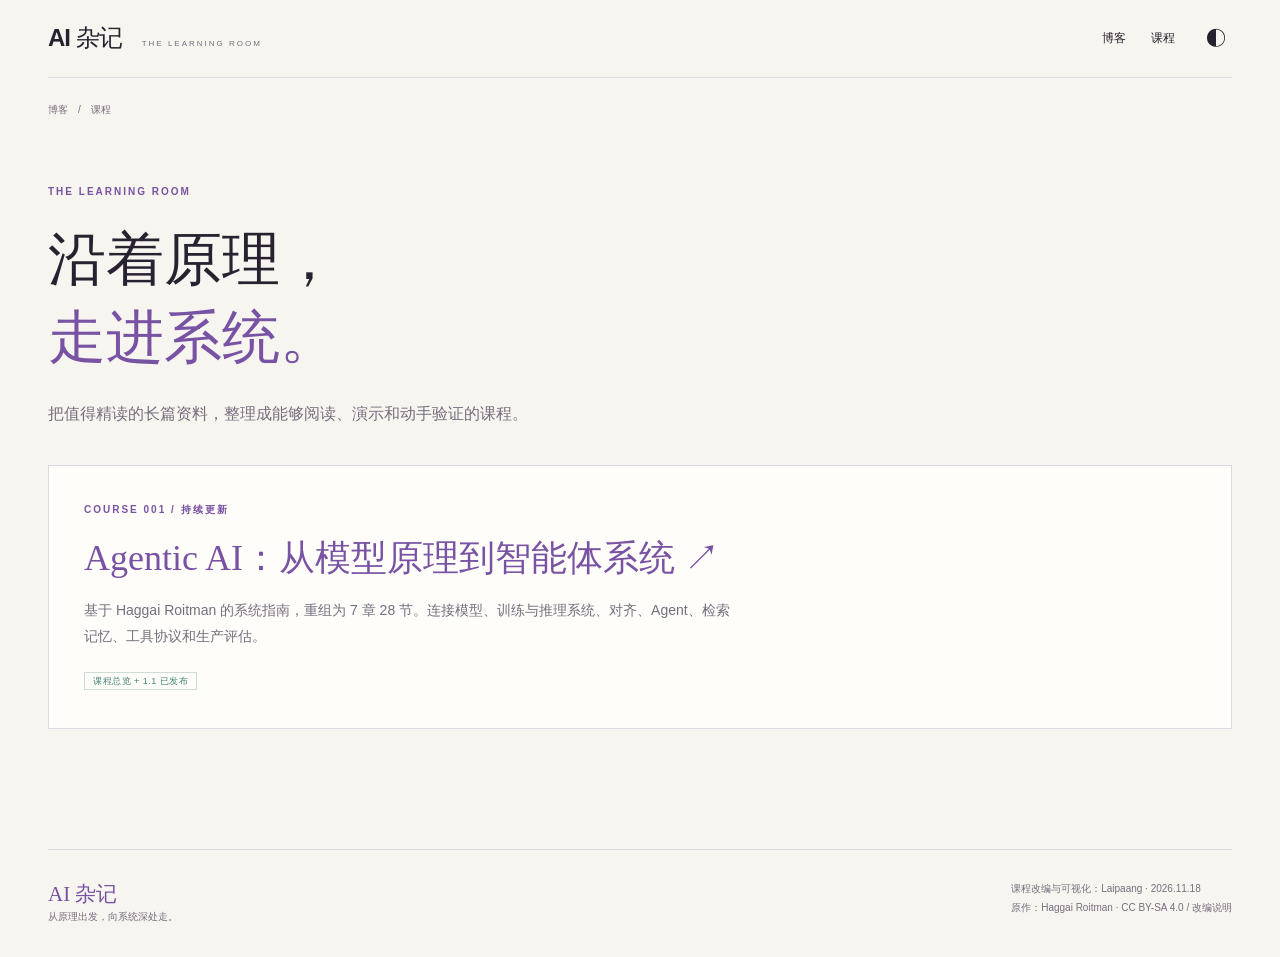
<file: courses/index.html>
<!doctype html><html lang="zh-CN"><head><meta charset="utf-8"><meta name="viewport" content="width=device-width,initial-scale=1"><meta name="theme-color" content="#f7f5f0"><meta name="description" content="AI 杂记的交互式技术课程。"><title>课程专区 · AI 杂记</title><link rel="canonical" href="https://laipaang.github.io/blog/courses/"><link rel="icon" href="../assets/icon.svg" type="image/svg+xml"><link rel="stylesheet" href="../courses/assets/course.css?v=20261118-2"><script src="../courses/assets/course.js?v=20261118-2" defer></script></head><body><a class="skip" href="#main">跳到正文</a><header class="topbar wrap"><a class="brand" href="../">AI <span>杂记</span><small>THE LEARNING ROOM</small></a><nav class="topnav" aria-label="主导航"><a href="../">博客</a><a href="../courses/">课程</a><button id="theme" type="button" aria-label="切换深浅主题" aria-pressed="false">◐</button></nav></header><main id="main" class="wrap"><nav class="breadcrumb" aria-label="面包屑"><a href="../">博客</a><span>/</span><span>课程</span></nav><section class="editorial" style="padding-top:40px"><div class="eyebrow">THE LEARNING ROOM</div><h1 style="font:450 58px/1.35 var(--serif);margin:20px 0">沿着原理，<br><span style="color:var(--accent)">走进系统。</span></h1><p class="lead">把值得精读的长篇资料，整理成能够阅读、演示和动手验证的课程。</p><a class="course-tile" href="agentic-ai/"><div class="eyebrow">COURSE 001 / 持续更新</div><h2>Agentic AI：从模型原理到智能体系统 ↗</h2><p>基于 Haggai Roitman 的系统指南，重组为 7 章 28 节。连接模型、训练与推理系统、对齐、Agent、检索记忆、工具协议和生产评估。</p><span class="status live">课程总览 + 1.1 已发布</span></a></section></main><footer class="course-footer wrap"><div><b>AI 杂记</b><br>从原理出发，向系统深处走。</div><div>课程改编与可视化：Laipaang · 2026.11.18<br>原作：Haggai Roitman · <a href="../courses/agentic-ai/LICENSE.md">CC BY-SA 4.0 / 改编说明</a></div></footer></body></html>
</file>
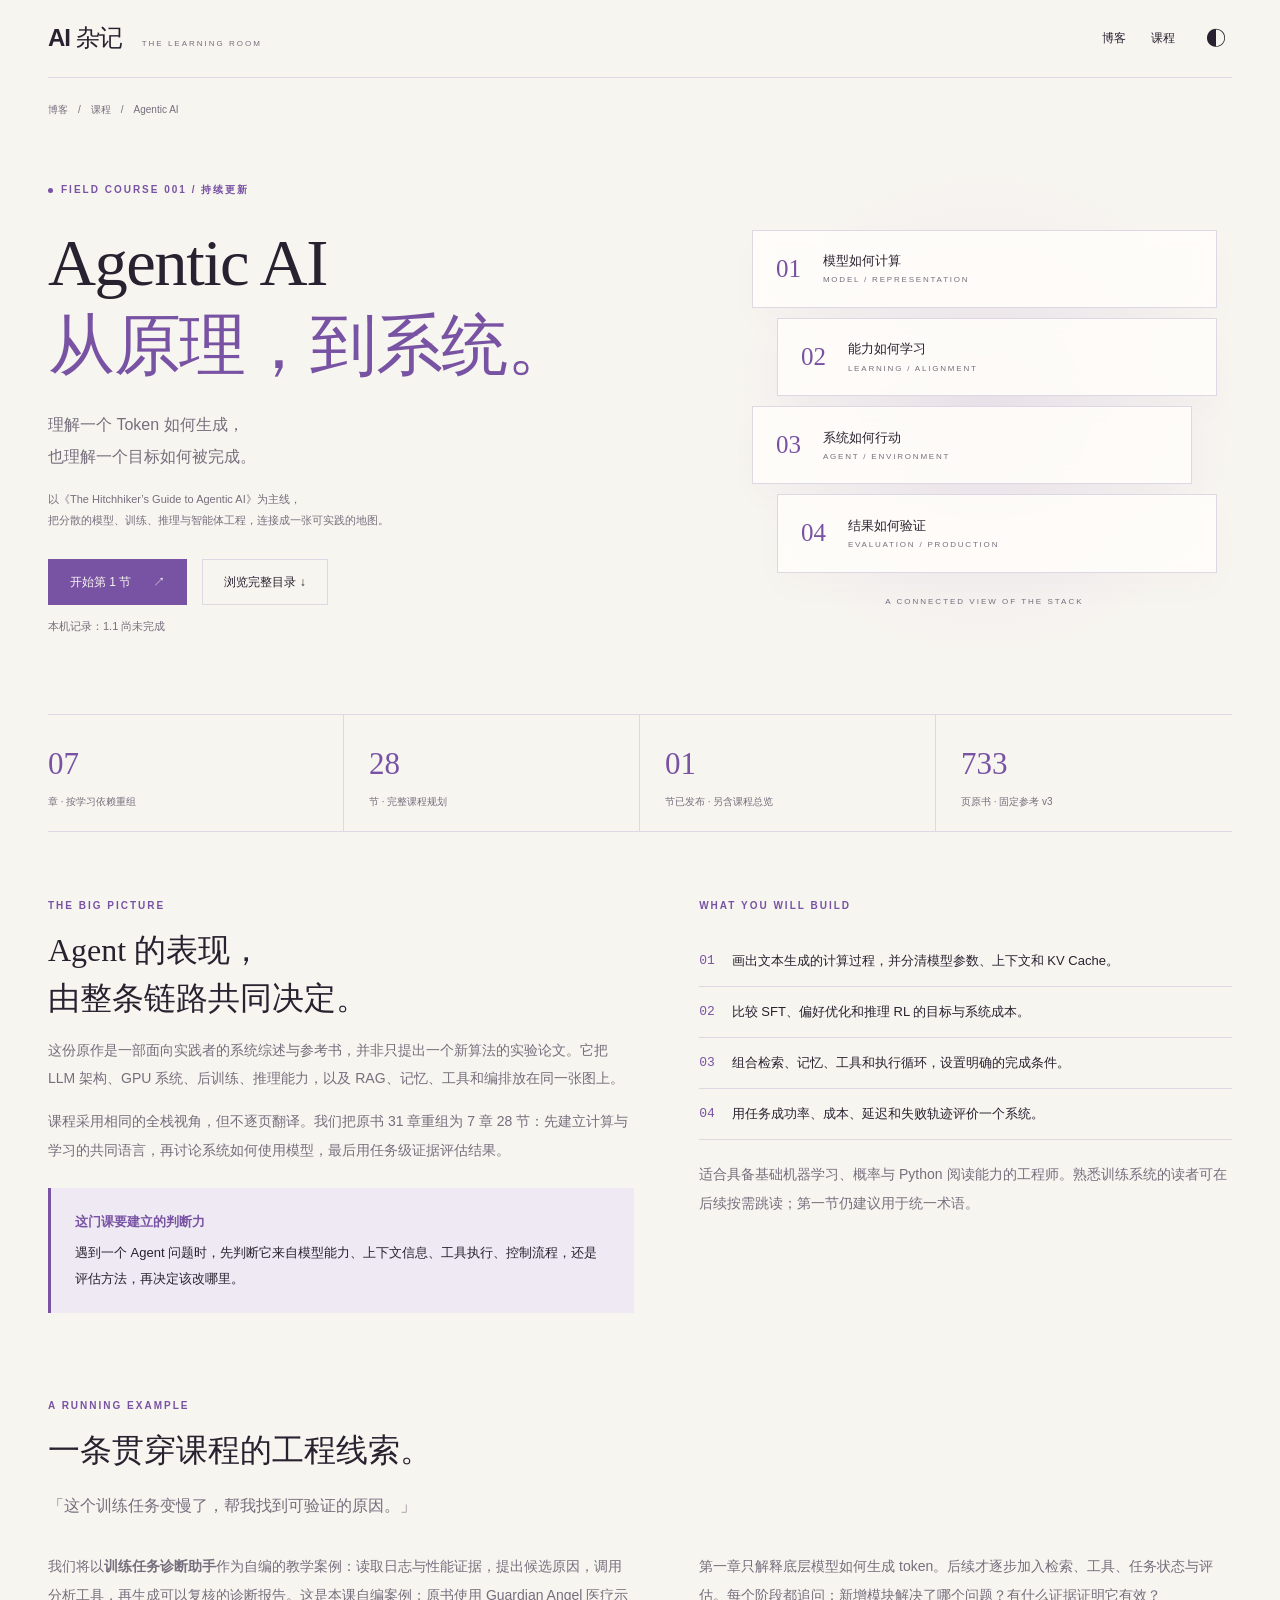
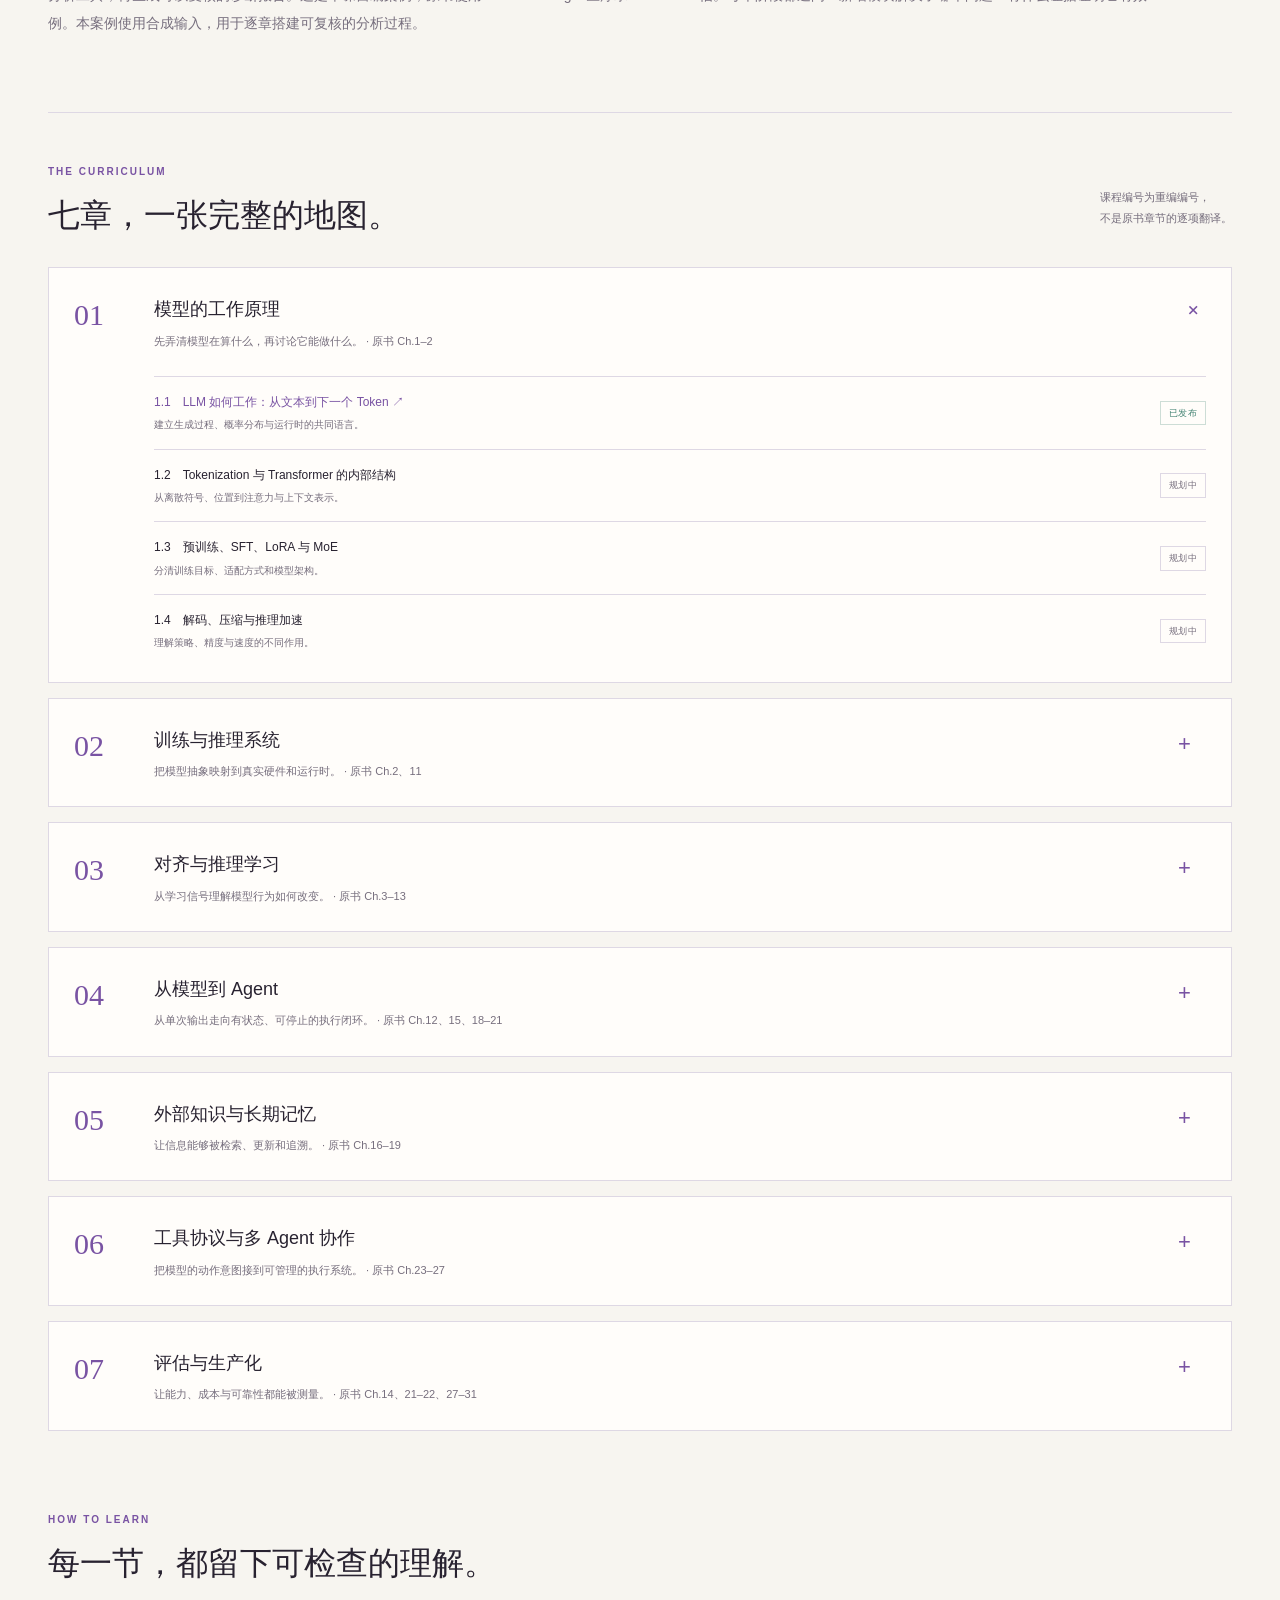
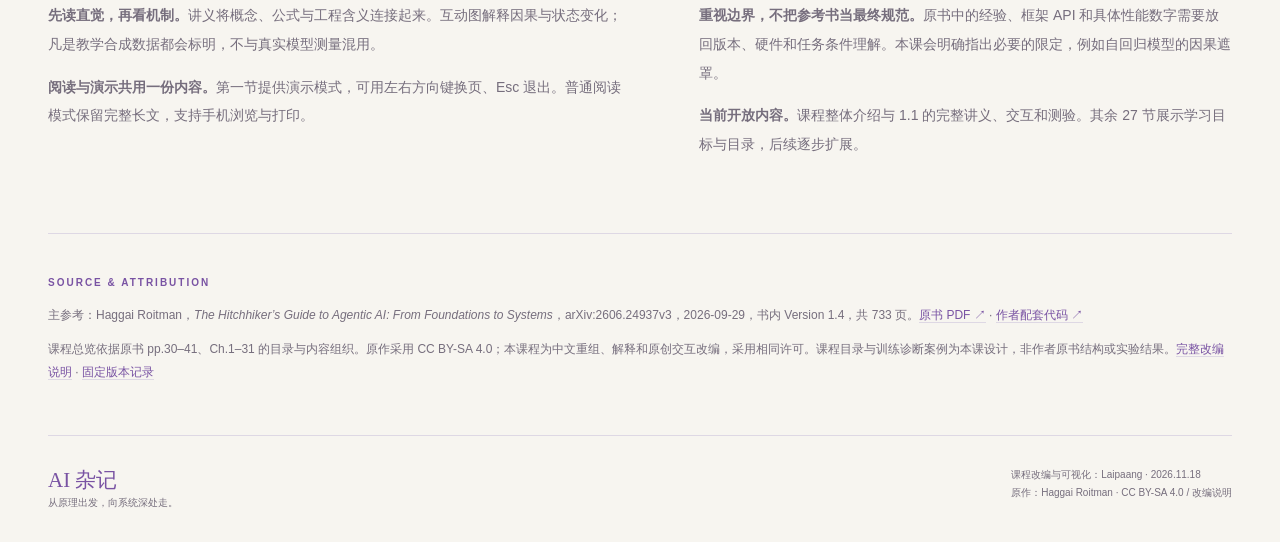
<file: courses/agentic-ai/index.html>
<!doctype html><html lang="zh-CN"><head><meta charset="utf-8"><meta name="viewport" content="width=device-width,initial-scale=1"><meta name="theme-color" content="#f7f5f0"><meta name="description" content="基于 Haggai Roitman 的 733 页指南，重组为 7 章 28 节的中文交互课程。"><title>Agentic AI：从模型原理到智能体系统 · AI 杂记</title><link rel="canonical" href="https://laipaang.github.io/blog/courses/agentic-ai/"><link rel="icon" href="../../assets/icon.svg" type="image/svg+xml"><link rel="stylesheet" href="../../courses/assets/course.css?v=20261118-2"><script src="../../courses/assets/course.js?v=20261118-2" defer></script></head><body><a class="skip" href="#main">跳到正文</a><header class="topbar wrap"><a class="brand" href="../../">AI <span>杂记</span><small>THE LEARNING ROOM</small></a><nav class="topnav" aria-label="主导航"><a href="../../">博客</a><a href="../../courses/">课程</a><button id="theme" type="button" aria-label="切换深浅主题" aria-pressed="false">◐</button></nav></header>
<main id="main" class="wrap"><nav class="breadcrumb" aria-label="面包屑"><a href="../../">博客</a><span>/</span><a href="../">课程</a><span>/</span><span>Agentic AI</span></nav>
<section class="course-hero"><div><div class="eyebrow"><span class="signal-dot"></span>FIELD COURSE 001 / 持续更新</div><h1>Agentic AI<br><em>从原理，到系统。</em></h1><p class="lead">理解一个 Token 如何生成，<br>也理解一个目标如何被完成。</p><p class="tiny">以《The Hitchhiker’s Guide to Agentic AI》为主线，<br>把分散的模型、训练、推理与智能体工程，连接成一张可实践的地图。</p><div class="actions"><a class="btn primary" href="01-01-how-llms-work/">开始第 1 节 <span>↗</span></a><a class="btn" href="#curriculum">浏览完整目录 ↓</a></div><p class="tiny" id="local-progress">本机记录：1.1 尚未完成</p></div>
<div class="hero-stack" aria-label="课程的四个相连层次"><div class="stack-card"><b>01</b><span>模型如何计算<small>MODEL / REPRESENTATION</small></span></div><div class="stack-card"><b>02</b><span>能力如何学习<small>LEARNING / ALIGNMENT</small></span></div><div class="stack-card"><b>03</b><span>系统如何行动<small>AGENT / ENVIRONMENT</small></span></div><div class="stack-card"><b>04</b><span>结果如何验证<small>EVALUATION / PRODUCTION</small></span></div><div class="stack-caption">A CONNECTED VIEW OF THE STACK</div></div></section>
<div class="stats"><div><strong>07</strong><span>章 · 按学习依赖重组</span></div><div><strong>28</strong><span>节 · 完整课程规划</span></div><div><strong>01</strong><span>节已发布 · 另含课程总览</span></div><div><strong>733</strong><span>页原书 · 固定参考 v3</span></div></div>
<section class="editorial" aria-labelledby="why"><div class="overview-grid"><div><div class="eyebrow">THE BIG PICTURE</div><h2 id="why">Agent 的表现，<br>由整条链路共同决定。</h2><p>这份原作是一部面向实践者的系统综述与参考书，并非只提出一个新算法的实验论文。它把 LLM 架构、GPU 系统、后训练、推理能力，以及 RAG、记忆、工具和编排放在同一张图上。</p><p>课程采用相同的全栈视角，但不逐页翻译。我们把原书 31 章重组为 7 章 28 节：先建立计算与学习的共同语言，再讨论系统如何使用模型，最后用任务级证据评估结果。</p><div class="callout"><strong>这门课要建立的判断力</strong>遇到一个 Agent 问题时，先判断它来自模型能力、上下文信息、工具执行、控制流程，还是评估方法，再决定该改哪里。</div></div><div><div class="eyebrow">WHAT YOU WILL BUILD</div><ul class="goal-list"><li><b>01</b><span>画出文本生成的计算过程，并分清模型参数、上下文和 KV Cache。</span></li><li><b>02</b><span>比较 SFT、偏好优化和推理 RL 的目标与系统成本。</span></li><li><b>03</b><span>组合检索、记忆、工具和执行循环，设置明确的完成条件。</span></li><li><b>04</b><span>用任务成功率、成本、延迟和失败轨迹评价一个系统。</span></li></ul><p class="tiny">适合具备基础机器学习、概率与 Python 阅读能力的工程师。熟悉训练系统的读者可在后续按需跳读；第一节仍建议用于统一术语。</p></div></div></section>
<section class="editorial"><div class="eyebrow">A RUNNING EXAMPLE</div><h2>一条贯穿课程的工程线索。</h2><p class="lead">「这个训练任务变慢了，帮我找到可验证的原因。」</p><div class="overview-grid"><div><p>我们将以<strong>训练任务诊断助手</strong>作为自编的教学案例：读取日志与性能证据，提出候选原因，调用分析工具，再生成可以复核的诊断报告。这是本课自编案例；原书使用 Guardian Angel 医疗示例。本案例使用合成输入，用于逐章搭建可复核的分析过程。</p></div><div><p>第一章只解释底层模型如何生成 token。后续才逐步加入检索、工具、任务状态与评估。每个阶段都追问：新增模块解决了哪个问题？有什么证据证明它有效？</p></div></div></section>
<section id="curriculum" class="course-map"><div class="section-head"><div><div class="eyebrow">THE CURRICULUM</div><h2>七章，一张完整的地图。</h2></div><p class="tiny">课程编号为重编编号，<br>不是原书章节的逐项翻译。</p></div>
<details class="chapter-card" open><summary><span class="chapter-number">01</span><div><h3>模型的工作原理</h3><p>先弄清模型在算什么，再讨论它能做什么。 · 原书 Ch.1–2</p></div><span class="chapter-expand" aria-hidden="true">+</span></summary><ol class="lesson-list"><li class="lesson-item"><div><a href="01-01-how-llms-work/">1.1　LLM 如何工作：从文本到下一个 Token ↗</a><small>建立生成过程、概率分布与运行时的共同语言。</small></div><span class="status live">已发布</span></li><li class="lesson-item"><div><span>1.2　Tokenization 与 Transformer 的内部结构</span><small>从离散符号、位置到注意力与上下文表示。</small></div><span class="status ">规划中</span></li><li class="lesson-item"><div><span>1.3　预训练、SFT、LoRA 与 MoE</span><small>分清训练目标、适配方式和模型架构。</small></div><span class="status ">规划中</span></li><li class="lesson-item"><div><span>1.4　解码、压缩与推理加速</span><small>理解策略、精度与速度的不同作用。</small></div><span class="status ">规划中</span></li></ol></details><details class="chapter-card" ><summary><span class="chapter-number">02</span><div><h3>训练与推理系统</h3><p>把模型抽象映射到真实硬件和运行时。 · 原书 Ch.2、11</p></div><span class="chapter-expand" aria-hidden="true">+</span></summary><ol class="lesson-list"><li class="lesson-item"><div><span>2.1　GPU、存储层次与 Roofline</span><small>用计算、带宽与访存解释性能。</small></div><span class="status ">规划中</span></li><li class="lesson-item"><div><span>2.2　显存账本与分布式并行</span><small>参数、梯度、优化器状态与通信的取舍。</small></div><span class="status ">规划中</span></li><li class="lesson-item"><div><span>2.3　KV Cache、分页与持续批处理</span><small>理解推理服务如何复用状态和组织请求。</small></div><span class="status ">规划中</span></li><li class="lesson-item"><div><span>2.4　性能分析、预算与故障恢复</span><small>连接吞吐、延迟、资源利用和稳定性。</small></div><span class="status ">规划中</span></li></ol></details><details class="chapter-card" ><summary><span class="chapter-number">03</span><div><h3>对齐与推理学习</h3><p>从学习信号理解模型行为如何改变。 · 原书 Ch.3–13</p></div><span class="chapter-expand" aria-hidden="true">+</span></summary><ol class="lesson-list"><li class="lesson-item"><div><span>3.1　MDP、策略梯度与 Actor-Critic</span><small>把语言生成放进序列决策框架。</small></div><span class="status ">规划中</span></li><li class="lesson-item"><div><span>3.2　奖励模型、RLHF 与 PPO</span><small>拆解偏好数据、奖励与策略更新。</small></div><span class="status ">规划中</span></li><li class="lesson-item"><div><span>3.3　DPO、GRPO 与算法选择</span><small>比较不同学习目标和系统成本。</small></div><span class="status ">规划中</span></li><li class="lesson-item"><div><span>3.4　推理 RL 与 Test-time Scaling</span><small>区分训练推理能力与分配推理计算。</small></div><span class="status ">规划中</span></li></ol></details><details class="chapter-card" ><summary><span class="chapter-number">04</span><div><h3>从模型到 Agent</h3><p>从单次输出走向有状态、可停止的执行闭环。 · 原书 Ch.12、15、18–21</p></div><span class="chapter-expand" aria-hidden="true">+</span></summary><ol class="lesson-list"><li class="lesson-item"><div><span>4.1　模型、工作流与 Agent 的边界</span><small>按控制权和反馈方式识别系统形态。</small></div><span class="status ">规划中</span></li><li class="lesson-item"><div><span>4.2　ReAct、规划与反思</span><small>比较不同动作组织方式及失败模式。</small></div><span class="status ">规划中</span></li><li class="lesson-item"><div><span>4.3　Harness、上下文与循环工程</span><small>让模型获得状态、工具和可检查的反馈。</small></div><span class="status ">规划中</span></li><li class="lesson-item"><div><span>4.4　图编排、检查点与停止条件</span><small>用明确的状态和边界管理长任务。</small></div><span class="status ">规划中</span></li></ol></details><details class="chapter-card" ><summary><span class="chapter-number">05</span><div><h3>外部知识与长期记忆</h3><p>让信息能够被检索、更新和追溯。 · 原书 Ch.16–19</p></div><span class="chapter-expand" aria-hidden="true">+</span></summary><ol class="lesson-list"><li class="lesson-item"><div><span>5.1　RAG：检索、分块与索引</span><small>区分参数知识、外部证据与上下文。</small></div><span class="status ">规划中</span></li><li class="lesson-item"><div><span>5.2　混合检索、重排与 Agentic RAG</span><small>让检索决策服务真实任务。</small></div><span class="status ">规划中</span></li><li class="lesson-item"><div><span>5.3　工作记忆、情景记忆与语义记忆</span><small>设计不同生命周期的信息存储。</small></div><span class="status ">规划中</span></li><li class="lesson-item"><div><span>5.4　记忆更新、时效与上下文预算</span><small>管理冲突、过期事实与有限窗口。</small></div><span class="status ">规划中</span></li></ol></details><details class="chapter-card" ><summary><span class="chapter-number">06</span><div><h3>工具协议与多 Agent 协作</h3><p>把模型的动作意图接到可管理的执行系统。 · 原书 Ch.23–27</p></div><span class="chapter-expand" aria-hidden="true">+</span></summary><ol class="lesson-list"><li class="lesson-item"><div><span>6.1　工具调用：Schema、执行与结果校验</span><small>分清生成调用和实际执行的责任。</small></div><span class="status ">规划中</span></li><li class="lesson-item"><div><span>6.2　MCP：工具、资源与接入</span><small>理解协议解决的连接问题及其边界。</small></div><span class="status ">规划中</span></li><li class="lesson-item"><div><span>6.3　Skills 与 A2A 协作接口</span><small>组织可复用能力与跨系统任务交接。</small></div><span class="status ">规划中</span></li><li class="lesson-item"><div><span>6.4　多 Agent 拓扑与协调成本</span><small>按必要性选择集中、层级或分布式结构。</small></div><span class="status ">规划中</span></li></ol></details><details class="chapter-card" ><summary><span class="chapter-number">07</span><div><h3>评估与生产化</h3><p>让能力、成本与可靠性都能被测量。 · 原书 Ch.14、21–22、27–31</p></div><span class="chapter-expand" aria-hidden="true">+</span></summary><ol class="lesson-list"><li class="lesson-item"><div><span>7.1　模型评估与任务评估</span><small>把 token 指标、答案质量与任务成功分开。</small></div><span class="status ">规划中</span></li><li class="lesson-item"><div><span>7.2　非确定性、回归与可观测性</span><small>用重复试验与轨迹定位系统退化。</small></div><span class="status ">规划中</span></li><li class="lesson-item"><div><span>7.3　失败恢复、权限边界与人工交接</span><small>给长任务设置预算、检查和退出机制。</small></div><span class="status ">规划中</span></li><li class="lesson-item"><div><span>7.4　课程项目：训练任务诊断助手</span><small>串起证据收集、工具、验证和交付。</small></div><span class="status ">规划中</span></li></ol></details>
<noscript><p class="tiny">目录展开不依赖脚本；教学交互和本机学习记录需要 JavaScript。</p></noscript></section>
<section class="editorial"><div class="eyebrow">HOW TO LEARN</div><h2>每一节，都留下可检查的理解。</h2><div class="overview-grid"><div><p><strong>先读直觉，再看机制。</strong>讲义将概念、公式与工程含义连接起来。互动图解释因果与状态变化；凡是教学合成数据都会标明，不与真实模型测量混用。</p><p><strong>阅读与演示共用一份内容。</strong>第一节提供演示模式，可用左右方向键换页、Esc 退出。普通阅读模式保留完整长文，支持手机浏览与打印。</p></div><div><p><strong>重视边界，不把参考书当最终规范。</strong>原书中的经验、框架 API 和具体性能数字需要放回版本、硬件和任务条件理解。本课会明确指出必要的限定，例如自回归模型的因果遮罩。</p><p><strong>当前开放内容。</strong>课程整体介绍与 1.1 的完整讲义、交互和测验。其余 27 节展示学习目标与目录，后续逐步扩展。</p></div></div></section>
<section class="source-note"><div class="eyebrow">SOURCE & ATTRIBUTION</div><p>主参考：Haggai Roitman，<em>The Hitchhiker’s Guide to Agentic AI: From Foundations to Systems</em>，arXiv:2606.24937v3，2026-09-29，书内 Version 1.4，共 733 页。<a href="https://arxiv.org/pdf/2606.24937v3" target="_blank" rel="noopener noreferrer">原书 PDF ↗</a> · <a href="https://github.com/haggair/agentic-ai-book" target="_blank" rel="noopener noreferrer">作者配套代码 ↗</a></p><p>课程总览依据原书 pp.30–41、Ch.1–31 的目录与内容组织。原作采用 CC BY-SA 4.0；本课程为中文重组、解释和原创交互改编，采用相同许可。课程目录与训练诊断案例为本课设计，非作者原书结构或实验结果。<a href="LICENSE.md">完整改编说明</a> · <a href="source.json">固定版本记录</a></p></section></main>
<footer class="course-footer wrap"><div><b>AI 杂记</b><br>从原理出发，向系统深处走。</div><div>课程改编与可视化：Laipaang · 2026.11.18<br>原作：Haggai Roitman · <a href="../../courses/agentic-ai/LICENSE.md">CC BY-SA 4.0 / 改编说明</a></div></footer></body></html>
</file>
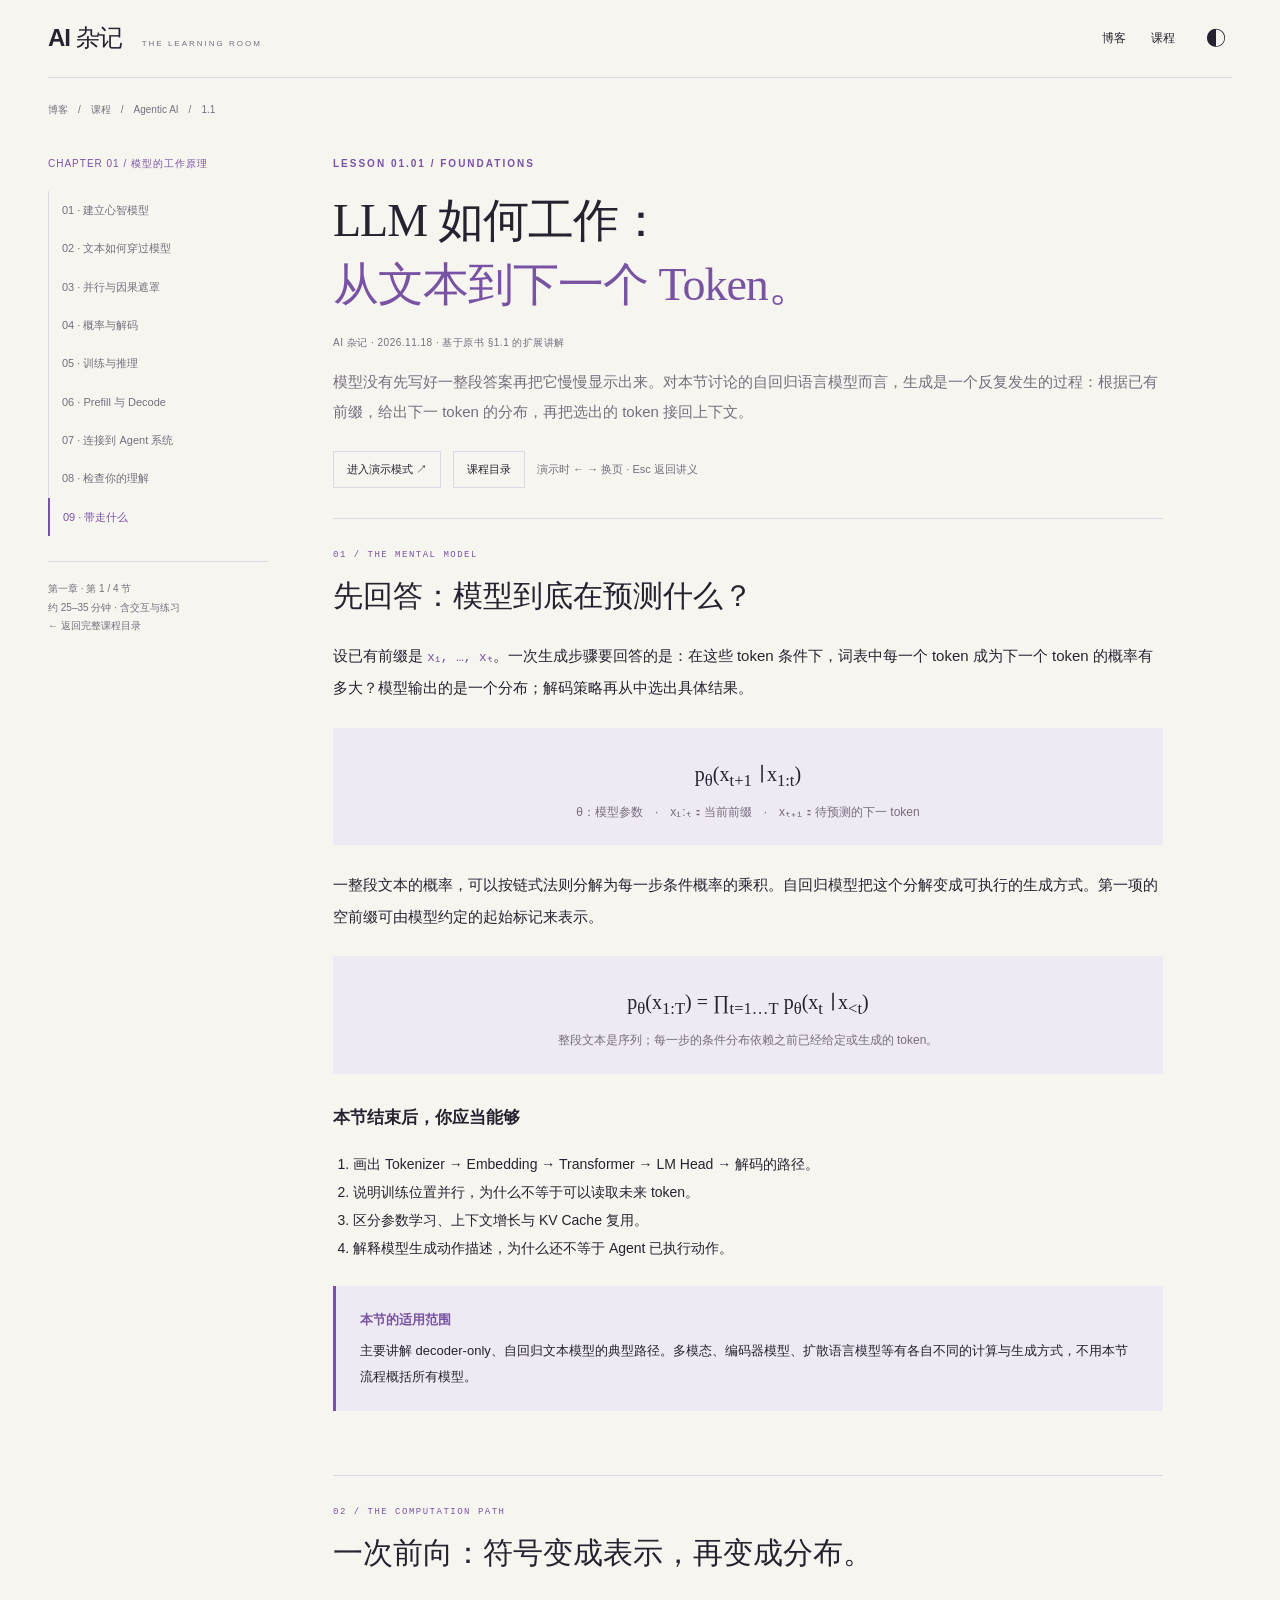
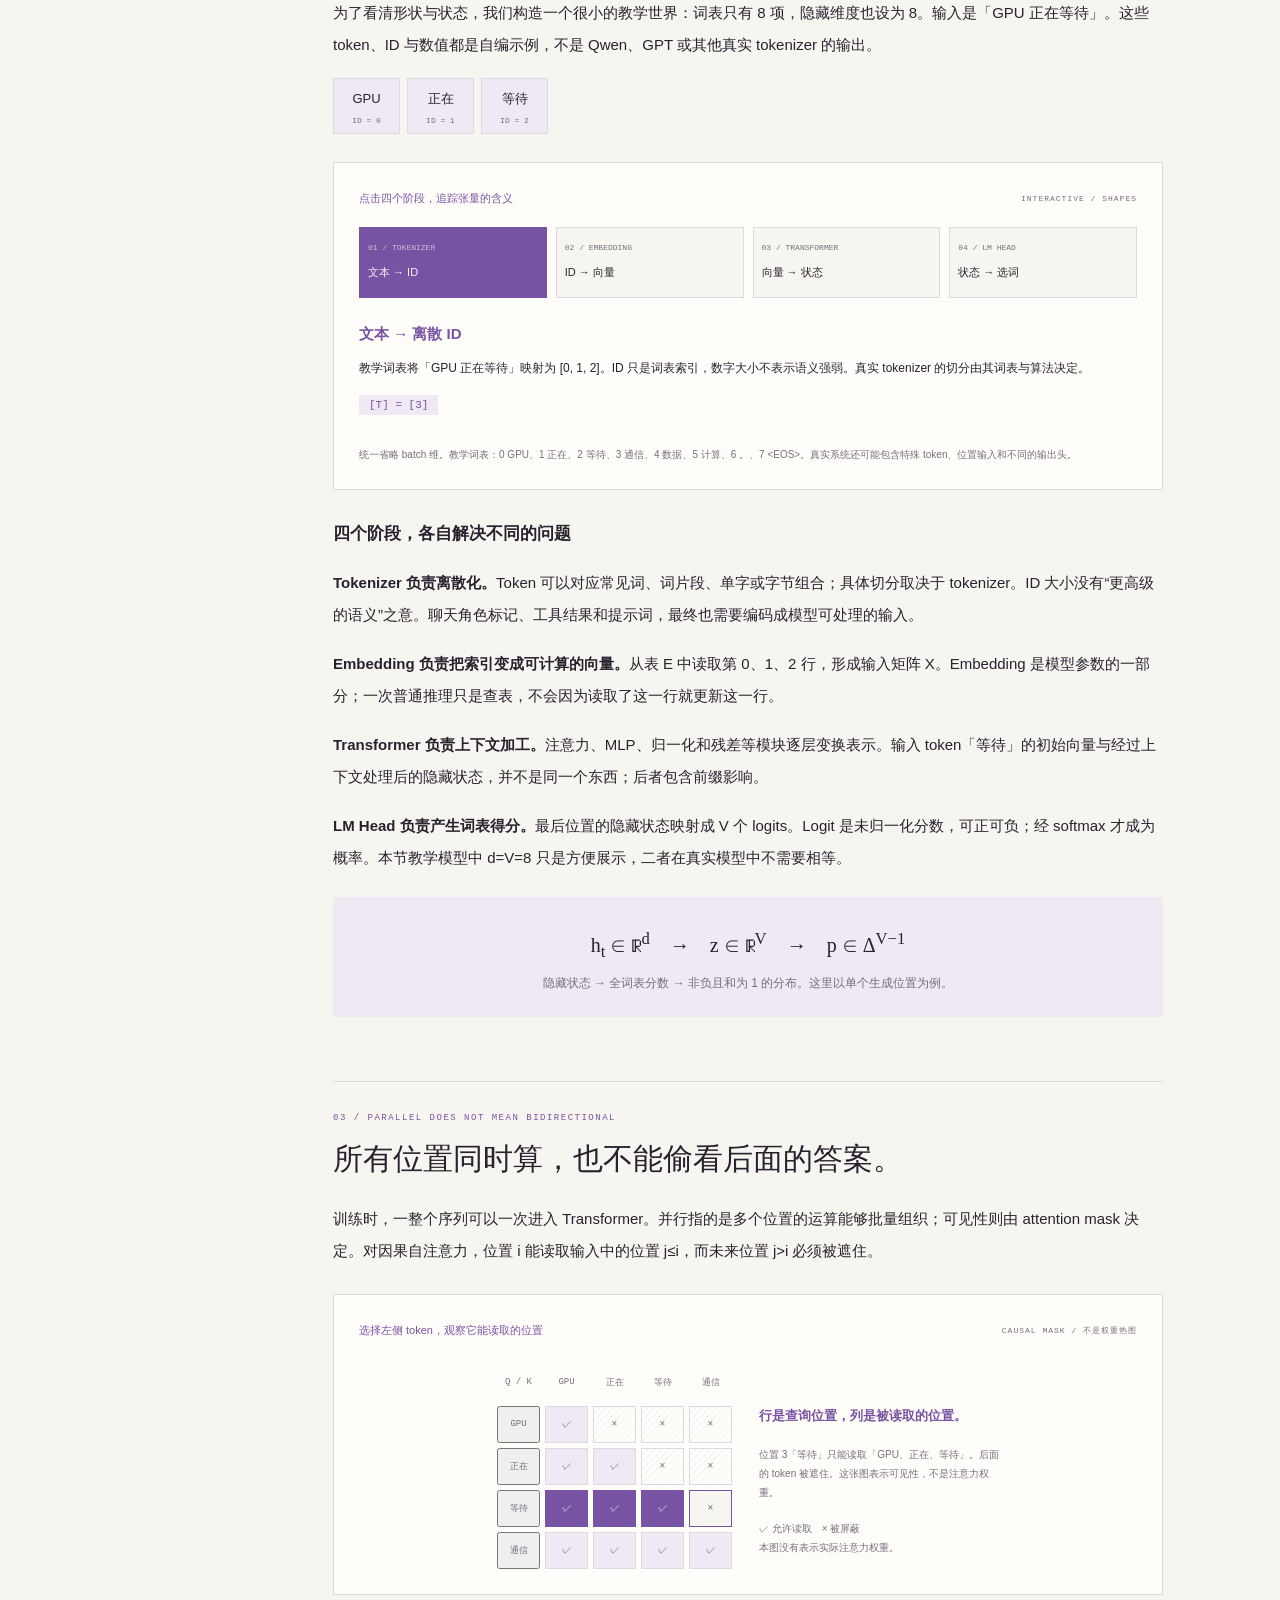
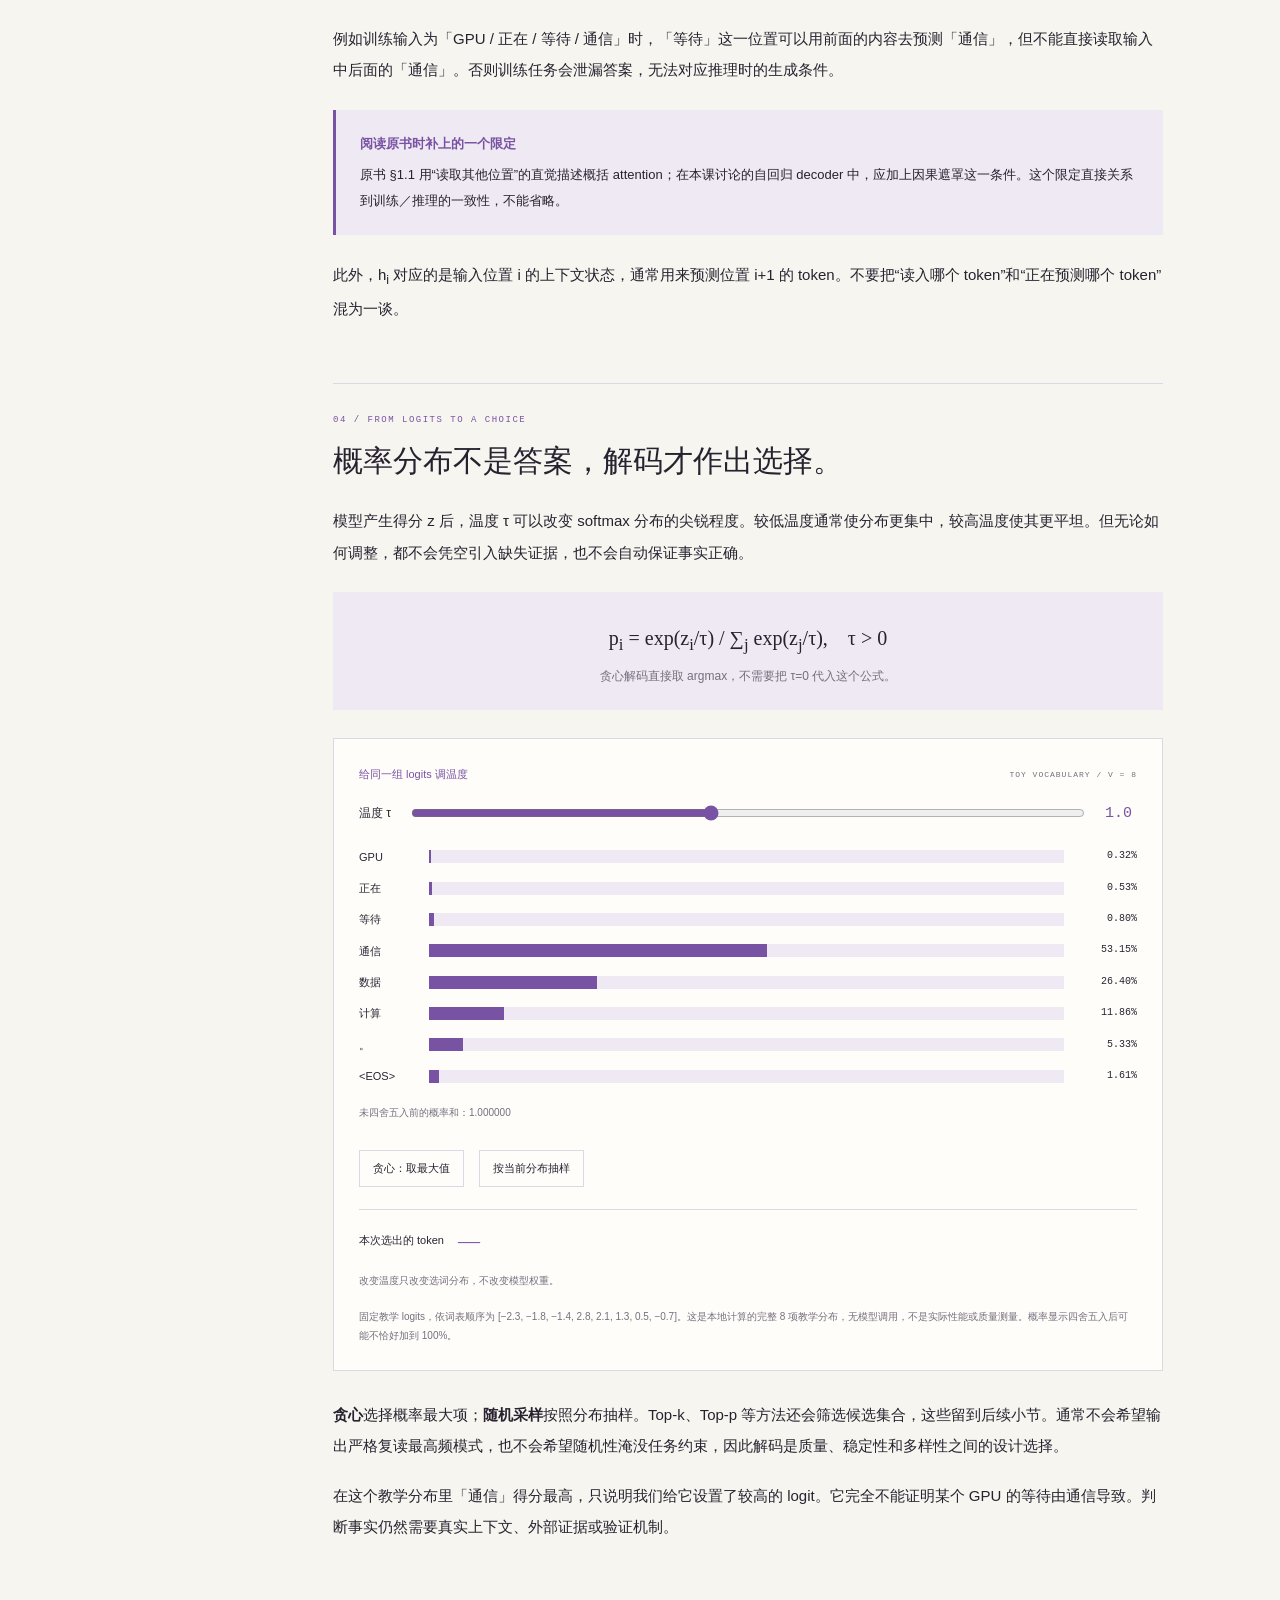
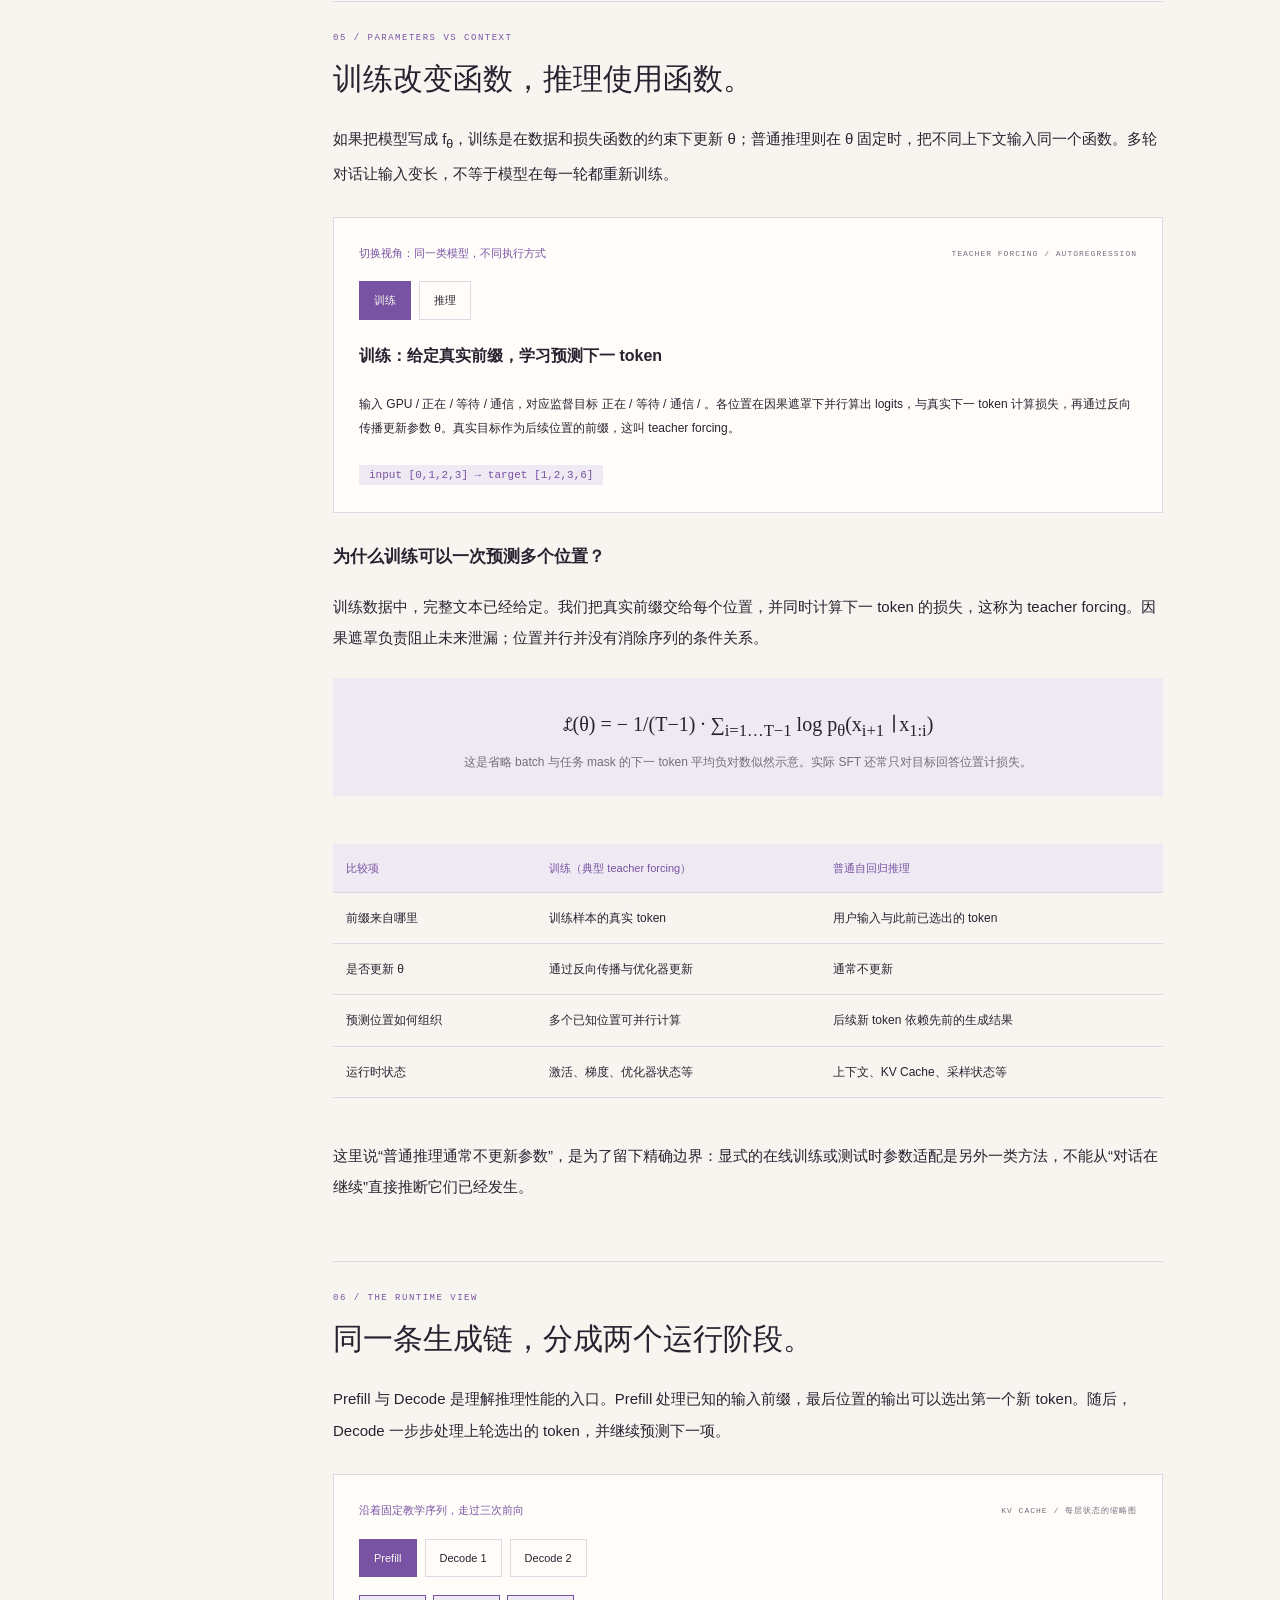
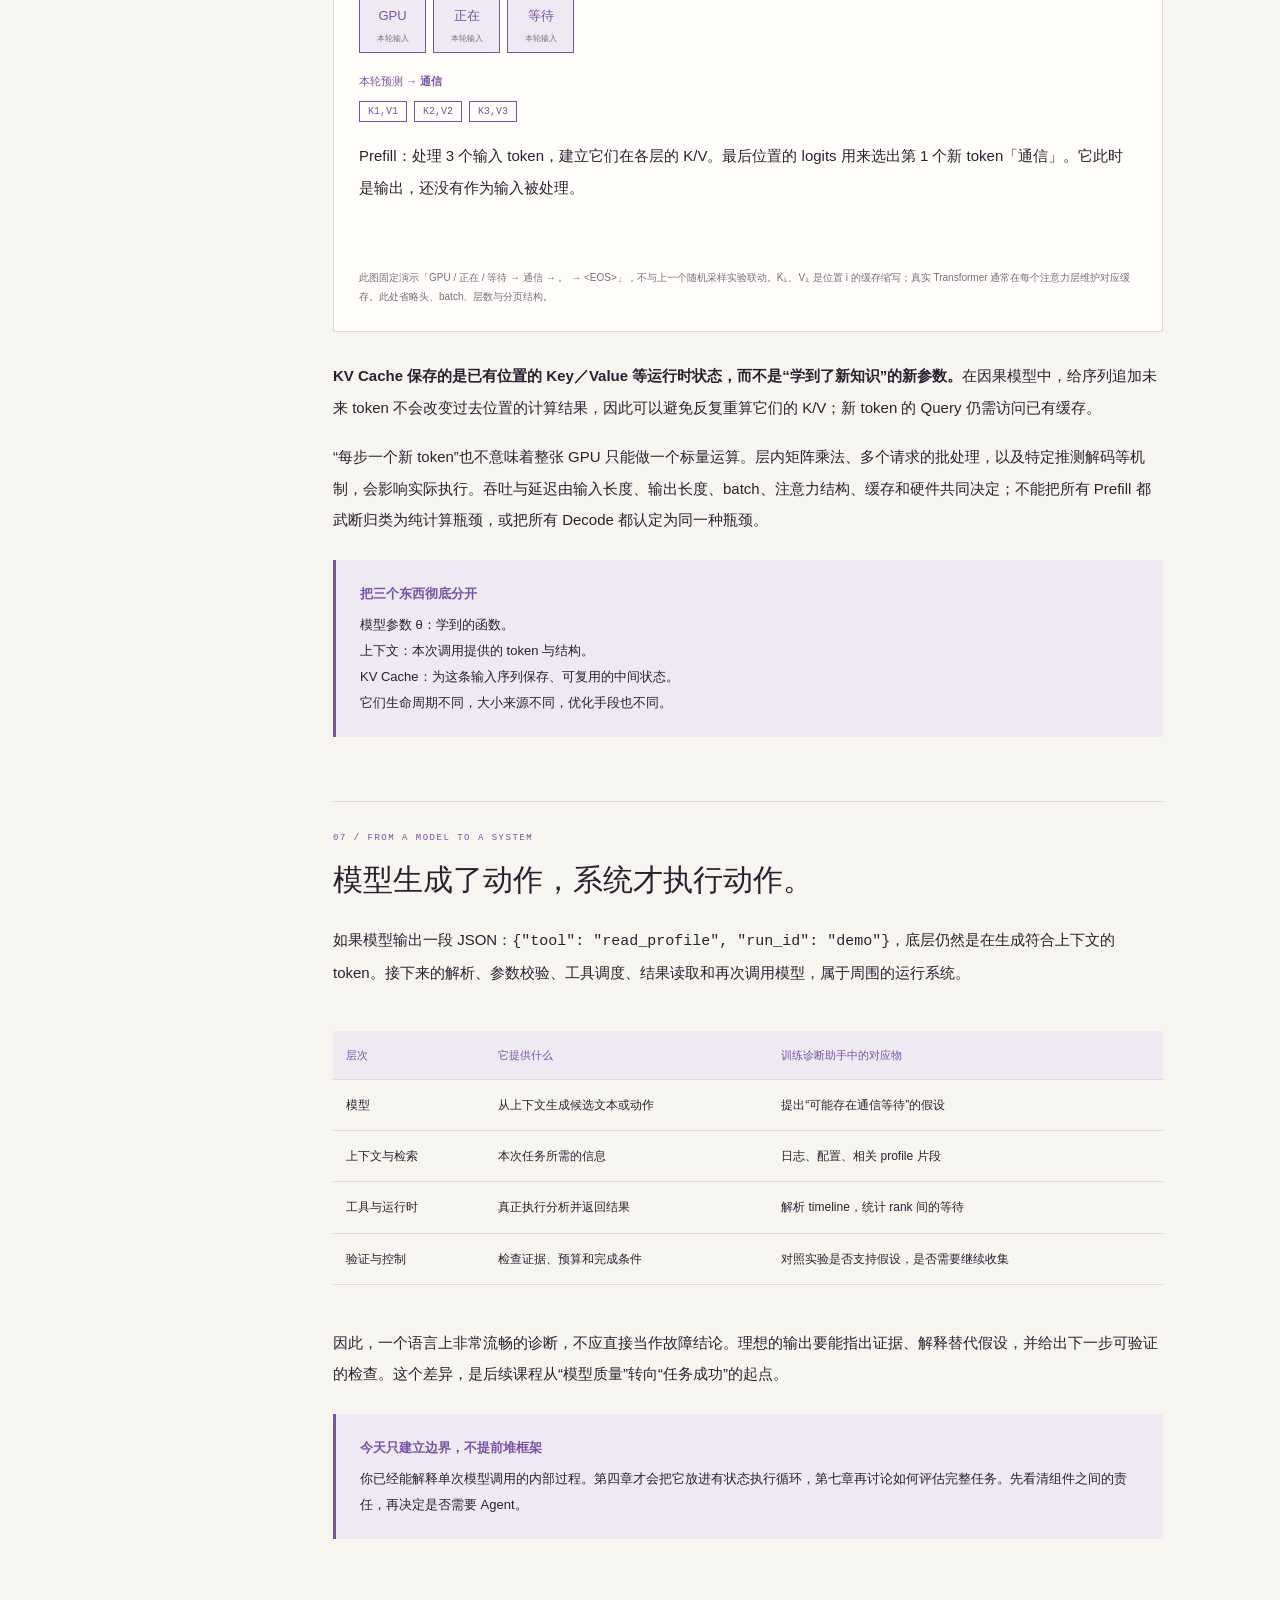
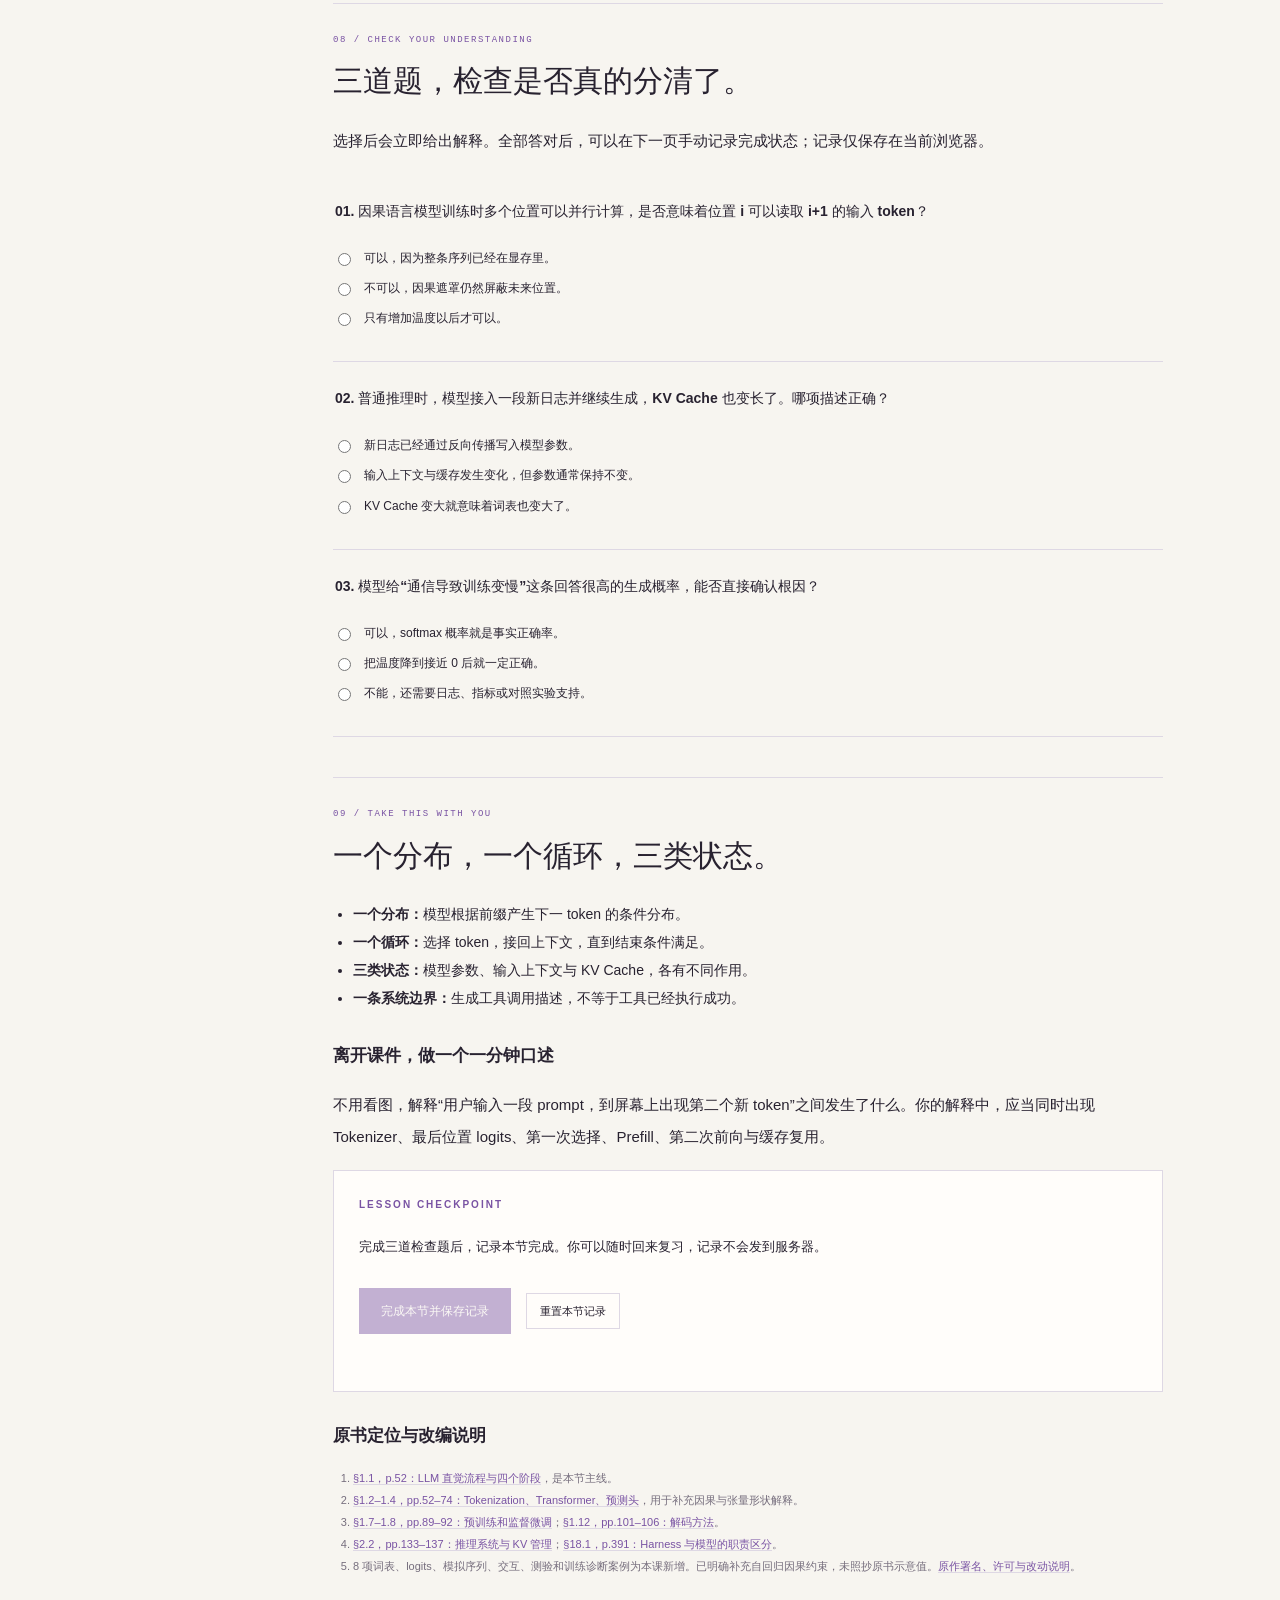
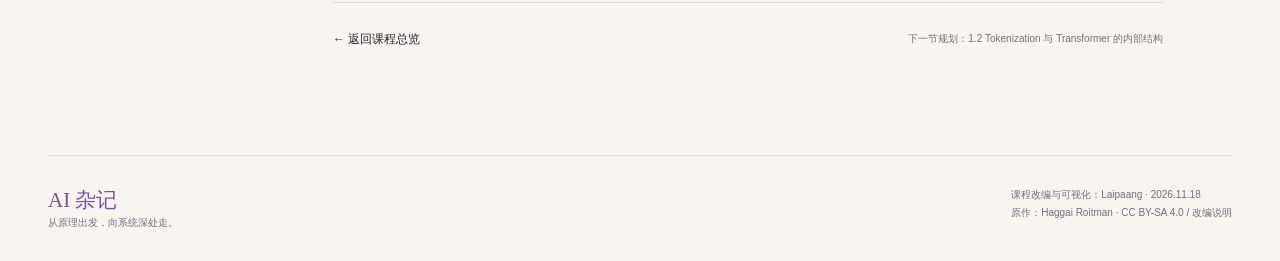
<file: courses/agentic-ai/01-01-how-llms-work/index.html>
<!doctype html><html lang="zh-CN"><head><meta charset="utf-8"><meta name="viewport" content="width=device-width,initial-scale=1"><meta name="theme-color" content="#f7f5f0"><meta name="description" content="交互理解自回归语言模型：Token、因果遮罩、概率解码、训练与推理、Prefill 与 Decode。"><title>1.1 LLM 如何工作：从文本到下一个 Token · AI 杂记</title><link rel="canonical" href="https://laipaang.github.io/blog/courses/agentic-ai/01-01-how-llms-work/"><link rel="icon" href="../../../assets/icon.svg" type="image/svg+xml"><link rel="stylesheet" href="../../../courses/assets/course.css?v=20261118-2"><script src="../../../courses/assets/course.js?v=20261118-2" defer></script></head><body><a class="skip" href="#main">跳到正文</a><header class="topbar wrap"><a class="brand" href="../../../">AI <span>杂记</span><small>THE LEARNING ROOM</small></a><nav class="topnav" aria-label="主导航"><a href="../../../">博客</a><a href="../../../courses/">课程</a><button id="theme" type="button" aria-label="切换深浅主题" aria-pressed="false">◐</button></nav></header><div class="reading-progress" aria-hidden="true"></div>
<main id="main" class="wrap"><nav class="breadcrumb" aria-label="面包屑"><a href="../../../">博客</a><span>/</span><a href="../../">课程</a><span>/</span><a href="../">Agentic AI</a><span>/</span><span>1.1</span></nav>
<div class="lesson-layout"><aside class="lesson-aside" aria-label="本节导航"><div class="aside-title">CHAPTER 01 / 模型的工作原理</div><a href="#mental-model">01 · 建立心智模型</a><a href="#pipeline">02 · 文本如何穿过模型</a><a href="#causal">03 · 并行与因果遮罩</a><a href="#probability">04 · 概率与解码</a><a href="#learning">05 · 训练与推理</a><a href="#prefill-decode">06 · Prefill 与 Decode</a><a href="#agent-bridge">07 · 连接到 Agent 系统</a><a href="#quiz">08 · 检查你的理解</a><a href="#takeaway">09 · 带走什么</a><div class="aside-meta">第一章 · 第 1 / 4 节<br>约 25–35 分钟 · 含交互与练习<br><a href="../">← 返回完整课程目录</a></div></aside>
<article id="lesson-content"><div class="lesson-title"><div class="eyebrow">LESSON 01.01 / FOUNDATIONS</div><h1>LLM 如何工作：<br><em>从文本到下一个 Token。</em></h1><div class="lesson-meta">AI 杂记 · 2026.11.18 · 基于原书 §1.1 的扩展讲解</div><p class="lesson-intro">模型没有先写好一整段答案再把它慢慢显示出来。对本节讨论的自回归语言模型而言，生成是一个反复发生的过程：根据已有前缀，给出下一 token 的分布，再把选出的 token 接回上下文。</p></div>
<div class="lesson-actions"><button id="presentation" class="btn small" type="button" aria-pressed="false">进入演示模式 ↗</button><a class="btn small" href="../">课程目录</a><span class="tiny">演示时 ← → 换页 · Esc 返回讲义</span></div>
<noscript><div class="callout">完整讲义仍可阅读。交互实验、演示模式和本机学习记录需要启用 JavaScript。</div></noscript>
<section id="mental-model" class="lesson-section"><div class="section-tag">01 / THE MENTAL MODEL</div><h2>先回答：模型到底在预测什么？</h2><p>设已有前缀是 <span class="notation">x₁, …, xₜ</span>。一次生成步骤要回答的是：在这些 token 条件下，词表中每一个 token 成为下一个 token 的概率有多大？模型输出的是一个分布；解码策略再从中选出具体结果。</p><div class="math" aria-label="下一个 token 的条件概率">p<sub>θ</sub>(x<sub>t+1</sub> ∣ x<sub>1:t</sub>)<span class="sub">θ：模型参数　·　x₁:ₜ：当前前缀　·　xₜ₊₁：待预测的下一 token</span></div><p>一整段文本的概率，可以按链式法则分解为每一步条件概率的乘积。自回归模型把这个分解变成可执行的生成方式。第一项的空前缀可由模型约定的起始标记来表示。</p><div class="math">p<sub>θ</sub>(x<sub>1:T</sub>) = ∏<sub>t=1…T</sub> p<sub>θ</sub>(x<sub>t</sub> ∣ x<sub>&lt;t</sub>)<span class="sub">整段文本是序列；每一步的条件分布依赖之前已经给定或生成的 token。</span></div><h3>本节结束后，你应当能够</h3><ol class="learning-goals"><li>画出 Tokenizer → Embedding → Transformer → LM Head → 解码的路径。</li><li>说明训练位置并行，为什么不等于可以读取未来 token。</li><li>区分参数学习、上下文增长与 KV Cache 复用。</li><li>解释模型生成动作描述，为什么还不等于 Agent 已执行动作。</li></ol><div class="callout"><strong>本节的适用范围</strong>主要讲解 decoder-only、自回归文本模型的典型路径。多模态、编码器模型、扩散语言模型等有各自不同的计算与生成方式，不用本节流程概括所有模型。</div></section>

<section id="pipeline" class="lesson-section"><div class="section-tag">02 / THE COMPUTATION PATH</div><h2>一次前向：符号变成表示，再变成分布。</h2><p>为了看清形状与状态，我们构造一个很小的教学世界：词表只有 8 项，隐藏维度也设为 8。输入是「GPU 正在等待」。这些 token、ID 与数值都是自编示例，不是 Qwen、GPT 或其他真实 tokenizer 的输出。</p><div class="token-line" aria-label="教学输入 token 与 ID"><span class="token">GPU<small>ID = 0</small></span><span class="token">正在<small>ID = 1</small></span><span class="token">等待<small>ID = 2</small></span></div>
<div class="lab"><div class="lab-head"><span>点击四个阶段，追踪张量的含义</span><span class="lab-label">INTERACTIVE / SHAPES</span></div><div class="stage-grid" role="group" aria-label="模型计算阶段"><button class="stage-btn" data-stage="0" type="button" aria-pressed="true"><small>01 / TOKENIZER</small>文本 → ID</button><button class="stage-btn" data-stage="1" type="button" aria-pressed="false"><small>02 / EMBEDDING</small>ID → 向量</button><button class="stage-btn" data-stage="2" type="button" aria-pressed="false"><small>03 / TRANSFORMER</small>向量 → 状态</button><button class="stage-btn" data-stage="3" type="button" aria-pressed="false"><small>04 / LM HEAD</small>状态 → 选词</button></div><div class="stage-info" aria-live="polite"><h4 id="stage-title">文本 → 离散 ID</h4><p id="stage-description">教学输入被映射为 [0,1,2]，ID 只是词表索引。</p><span class="shape" id="stage-shape">[T] = [3]</span></div><p class="lab-note">统一省略 batch 维。教学词表：0 GPU、1 正在、2 等待、3 通信、4 数据、5 计算、6 。、7 &lt;EOS&gt;。真实系统还可能包含特殊 token、位置输入和不同的输出头。</p></div>
<h3>四个阶段，各自解决不同的问题</h3><p><strong>Tokenizer 负责离散化。</strong>Token 可以对应常见词、词片段、单字或字节组合；具体切分取决于 tokenizer。ID 大小没有“更高级的语义”之意。聊天角色标记、工具结果和提示词，最终也需要编码成模型可处理的输入。</p><p><strong>Embedding 负责把索引变成可计算的向量。</strong>从表 E 中读取第 0、1、2 行，形成输入矩阵 X。Embedding 是模型参数的一部分；一次普通推理只是查表，不会因为读取了这一行就更新这一行。</p><p><strong>Transformer 负责上下文加工。</strong>注意力、MLP、归一化和残差等模块逐层变换表示。输入 token「等待」的初始向量与经过上下文处理后的隐藏状态，并不是同一个东西；后者包含前缀影响。</p><p><strong>LM Head 负责产生词表得分。</strong>最后位置的隐藏状态映射成 V 个 logits。Logit 是未归一化分数，可正可负；经 softmax 才成为概率。本节教学模型中 d=V=8 只是方便展示，二者在真实模型中不需要相等。</p><div class="math">h<sub>t</sub> ∈ ℝ<sup>d</sup>　→　z ∈ ℝ<sup>V</sup>　→　p ∈ Δ<sup>V−1</sup><span class="sub">隐藏状态 → 全词表分数 → 非负且和为 1 的分布。这里以单个生成位置为例。</span></div></section>

<section id="causal" class="lesson-section"><div class="section-tag">03 / PARALLEL DOES NOT MEAN BIDIRECTIONAL</div><h2>所有位置同时算，也不能偷看后面的答案。</h2><p>训练时，一整个序列可以一次进入 Transformer。并行指的是多个位置的运算能够批量组织；可见性则由 attention mask 决定。对因果自注意力，位置 i 能读取输入中的位置 j≤i，而未来位置 j&gt;i 必须被遮住。</p><div class="lab"><div class="lab-head"><span>选择左侧 token，观察它能读取的位置</span><span class="lab-label">CAUSAL MASK / 不是权重热图</span></div><div class="matrix-wrap"><div id="causal-grid" class="causal-grid" aria-label="四个 token 的因果可见性矩阵"></div><div class="matrix-notes"><strong>行是查询位置，列是被读取的位置。</strong><p id="causal-description" class="lab-note" aria-live="polite">「等待」只能读取自己与前面的输入。</p><p class="lab-note">✓ 允许读取　× 被屏蔽<br>本图没有表示实际注意力权重。</p></div></div></div><p>例如训练输入为「GPU / 正在 / 等待 / 通信」时，「等待」这一位置可以用前面的内容去预测「通信」，但不能直接读取输入中后面的「通信」。否则训练任务会泄漏答案，无法对应推理时的生成条件。</p><div class="callout"><strong>阅读原书时补上的一个限定</strong>原书 §1.1 用“读取其他位置”的直觉描述概括 attention；在本课讨论的自回归 decoder 中，应加上因果遮罩这一条件。这个限定直接关系到训练／推理的一致性，不能省略。</div><p>此外，h<sub>i</sub> 对应的是输入位置 i 的上下文状态，通常用来预测位置 i+1 的 token。不要把“读入哪个 token”和“正在预测哪个 token”混为一谈。</p></section>

<section id="probability" class="lesson-section"><div class="section-tag">04 / FROM LOGITS TO A CHOICE</div><h2>概率分布不是答案，解码才作出选择。</h2><p>模型产生得分 z 后，温度 τ 可以改变 softmax 分布的尖锐程度。较低温度通常使分布更集中，较高温度使其更平坦。但无论如何调整，都不会凭空引入缺失证据，也不会自动保证事实正确。</p><div class="math">p<sub>i</sub> = exp(z<sub>i</sub>/τ) / ∑<sub>j</sub> exp(z<sub>j</sub>/τ),　τ &gt; 0<span class="sub">贪心解码直接取 argmax，不需要把 τ=0 代入这个公式。</span></div>
<div class="lab"><div class="lab-head"><span>给同一组 logits 调温度</span><span class="lab-label">TOY VOCABULARY / V = 8</span></div><div class="range-row"><label for="temperature">温度 τ</label><input id="temperature" type="range" min="0.2" max="2" step="0.1" value="1"><output id="temperature-value" for="temperature">1.0</output></div><div id="prob-bars" aria-label="八个教学 token 的概率分布"></div><p class="lab-note" id="prob-sum">概率和为 1。</p><div class="actions"><button id="greedy" class="btn small" type="button">贪心：取最大值</button><button id="sample" class="btn small" type="button">按当前分布抽样</button></div><div class="sample-output" aria-live="polite"><span>本次选出的 token</span><span class="sample-word" id="sample-word">—</span></div><p id="sample-note" class="lab-note">改变温度只改变选词分布，不改变模型权重。</p><p class="lab-note">固定教学 logits，依词表顺序为 [−2.3, −1.8, −1.4, 2.8, 2.1, 1.3, 0.5, −0.7]。这是本地计算的完整 8 项教学分布，无模型调用，不是实际性能或质量测量。概率显示四舍五入后可能不恰好加到 100%。</p></div>
<p><strong>贪心</strong>选择概率最大项；<strong>随机采样</strong>按照分布抽样。Top-k、Top-p 等方法还会筛选候选集合，这些留到后续小节。通常不会希望输出严格复读最高频模式，也不会希望随机性淹没任务约束，因此解码是质量、稳定性和多样性之间的设计选择。</p><p>在这个教学分布里「通信」得分最高，只说明我们给它设置了较高的 logit。它完全不能证明某个 GPU 的等待由通信导致。判断事实仍然需要真实上下文、外部证据或验证机制。</p></section>

<section id="learning" class="lesson-section"><div class="section-tag">05 / PARAMETERS VS CONTEXT</div><h2>训练改变函数，推理使用函数。</h2><p>如果把模型写成 f<sub>θ</sub>，训练是在数据和损失函数的约束下更新 θ；普通推理则在 θ 固定时，把不同上下文输入同一个函数。多轮对话让输入变长，不等于模型在每一轮都重新训练。</p><div class="lab"><div class="lab-head"><span>切换视角：同一类模型，不同执行方式</span><span class="lab-label">TEACHER FORCING / AUTOREGRESSION</span></div><div class="segmented" role="group" aria-label="训练与推理比较"><button type="button" data-mode="train" aria-pressed="true">训练</button><button type="button" data-mode="inference" aria-pressed="false">推理</button></div><div class="mode-panel" aria-live="polite"><h4 id="mode-title">训练：给定真实前缀，学习预测下一 token</h4><p id="mode-description">输入与监督标签错开一个位置，再计算下一 token 的预测损失。</p><span class="shape" id="mode-shape">input [0,1,2,3] → target [1,2,3,6]</span></div></div>
<h3>为什么训练可以一次预测多个位置？</h3><p>训练数据中，完整文本已经给定。我们把真实前缀交给每个位置，并同时计算下一 token 的损失，这称为 teacher forcing。因果遮罩负责阻止未来泄漏；位置并行并没有消除序列的条件关系。</p><div class="math">ℒ(θ) = − 1/(T−1) · ∑<sub>i=1…T−1</sub> log p<sub>θ</sub>(x<sub>i+1</sub> ∣ x<sub>1:i</sub>)<span class="sub">这是省略 batch 与任务 mask 的下一 token 平均负对数似然示意。实际 SFT 还常只对目标回答位置计损失。</span></div><div class="table-scroll"><table class="comparison-table"><thead><tr><th>比较项</th><th>训练（典型 teacher forcing）</th><th>普通自回归推理</th></tr></thead><tbody><tr><td>前缀来自哪里</td><td>训练样本的真实 token</td><td>用户输入与此前已选出的 token</td></tr><tr><td>是否更新 θ</td><td>通过反向传播与优化器更新</td><td>通常不更新</td></tr><tr><td>预测位置如何组织</td><td>多个已知位置可并行计算</td><td>后续新 token 依赖先前的生成结果</td></tr><tr><td>运行时状态</td><td>激活、梯度、优化器状态等</td><td>上下文、KV Cache、采样状态等</td></tr></tbody></table></div><p>这里说“普通推理通常不更新参数”，是为了留下精确边界：显式的在线训练或测试时参数适配是另外一类方法，不能从“对话在继续”直接推断它们已经发生。</p></section>

<section id="prefill-decode" class="lesson-section"><div class="section-tag">06 / THE RUNTIME VIEW</div><h2>同一条生成链，分成两个运行阶段。</h2><p>Prefill 与 Decode 是理解推理性能的入口。Prefill 处理已知的输入前缀，最后位置的输出可以选出第一个新 token。随后，Decode 一步步处理上轮选出的 token，并继续预测下一项。</p><div class="lab"><div class="lab-head"><span>沿着固定教学序列，走过三次前向</span><span class="lab-label">KV CACHE / 每层状态的缩略图</span></div><div class="segmented" role="group" aria-label="推理执行阶段"><button data-phase="0" type="button" aria-pressed="true">Prefill</button><button data-phase="1" type="button" aria-pressed="false">Decode 1</button><button data-phase="2" type="button" aria-pressed="false">Decode 2</button></div><div class="token-line" id="phase-tokens" aria-label="本轮输入与已缓存位置"></div><div class="phase-arrow">本轮预测 → <strong id="phase-output">通信</strong></div><div class="cache-line" id="cache-line" aria-label="前向结束后的 KV Cache"></div><p id="phase-explanation" class="phase-explanation" aria-live="polite">Prefill 建立前缀缓存，并预测第一个新 token。</p><p class="lab-note">此图固定演示「GPU / 正在 / 等待 → 通信 → 。 → &lt;EOS&gt;」，不与上一个随机采样实验联动。Kᵢ、Vᵢ 是位置 i 的缓存缩写；真实 Transformer 通常在每个注意力层维护对应缓存。此处省略头、batch、层数与分页结构。</p></div>
<p><strong>KV Cache 保存的是已有位置的 Key／Value 等运行时状态，而不是“学到了新知识”的新参数。</strong>在因果模型中，给序列追加未来 token 不会改变过去位置的计算结果，因此可以避免反复重算它们的 K/V；新 token 的 Query 仍需访问已有缓存。</p><p>“每步一个新 token”也不意味着整张 GPU 只能做一个标量运算。层内矩阵乘法、多个请求的批处理，以及特定推测解码等机制，会影响实际执行。吞吐与延迟由输入长度、输出长度、batch、注意力结构、缓存和硬件共同决定；不能把所有 Prefill 都武断归类为纯计算瓶颈，或把所有 Decode 都认定为同一种瓶颈。</p><div class="callout"><strong>把三个东西彻底分开</strong>模型参数 θ：学到的函数。<br>上下文：本次调用提供的 token 与结构。<br>KV Cache：为这条输入序列保存、可复用的中间状态。<br>它们生命周期不同，大小来源不同，优化手段也不同。</div></section>

<section id="agent-bridge" class="lesson-section"><div class="section-tag">07 / FROM A MODEL TO A SYSTEM</div><h2>模型生成了动作，系统才执行动作。</h2><p>如果模型输出一段 JSON：<code>{"tool": "read_profile", "run_id": "demo"}</code>，底层仍然是在生成符合上下文的 token。接下来的解析、参数校验、工具调度、结果读取和再次调用模型，属于周围的运行系统。</p><div class="table-scroll"><table class="comparison-table"><thead><tr><th>层次</th><th>它提供什么</th><th>训练诊断助手中的对应物</th></tr></thead><tbody><tr><td>模型</td><td>从上下文生成候选文本或动作</td><td>提出“可能存在通信等待”的假设</td></tr><tr><td>上下文与检索</td><td>本次任务所需的信息</td><td>日志、配置、相关 profile 片段</td></tr><tr><td>工具与运行时</td><td>真正执行分析并返回结果</td><td>解析 timeline，统计 rank 间的等待</td></tr><tr><td>验证与控制</td><td>检查证据、预算和完成条件</td><td>对照实验是否支持假设，是否需要继续收集</td></tr></tbody></table></div><p>因此，一个语言上非常流畅的诊断，不应直接当作故障结论。理想的输出要能指出证据、解释替代假设，并给出下一步可验证的检查。这个差异，是后续课程从“模型质量”转向“任务成功”的起点。</p><div class="callout"><strong>今天只建立边界，不提前堆框架</strong>你已经能解释单次模型调用的内部过程。第四章才会把它放进有状态执行循环，第七章再讨论如何评估完整任务。先看清组件之间的责任，再决定是否需要 Agent。</div></section>

<section id="quiz" class="lesson-section"><div class="section-tag">08 / CHECK YOUR UNDERSTANDING</div><h2>三道题，检查是否真的分清了。</h2><p>选择后会立即给出解释。全部答对后，可以在下一页手动记录完成状态；记录仅保存在当前浏览器。</p>
<div class="question"><fieldset><legend>01. 因果语言模型训练时多个位置可以并行计算，是否意味着位置 i 可以读取 i+1 的输入 token？</legend><label><input type="radio" name="q1" value="wrong">可以，因为整条序列已经在显存里。</label><label><input type="radio" name="q1" value="correct">不可以，因果遮罩仍然屏蔽未来位置。</label><label><input type="radio" name="q1" value="wrong">只有增加温度以后才可以。</label></fieldset><p id="feedback-q1" class="answer-feedback" aria-live="polite"></p></div>
<div class="question"><fieldset><legend>02. 普通推理时，模型接入一段新日志并继续生成，KV Cache 也变长了。哪项描述正确？</legend><label><input type="radio" name="q2" value="wrong">新日志已经通过反向传播写入模型参数。</label><label><input type="radio" name="q2" value="correct">输入上下文与缓存发生变化，但参数通常保持不变。</label><label><input type="radio" name="q2" value="wrong">KV Cache 变大就意味着词表也变大了。</label></fieldset><p id="feedback-q2" class="answer-feedback" aria-live="polite"></p></div>
<div class="question"><fieldset><legend>03. 模型给“通信导致训练变慢”这条回答很高的生成概率，能否直接确认根因？</legend><label><input type="radio" name="q3" value="wrong">可以，softmax 概率就是事实正确率。</label><label><input type="radio" name="q3" value="wrong">把温度降到接近 0 后就一定正确。</label><label><input type="radio" name="q3" value="correct">不能，还需要日志、指标或对照实验支持。</label></fieldset><p id="feedback-q3" class="answer-feedback" aria-live="polite"></p></div></section>

<section id="takeaway" class="lesson-section"><div class="section-tag">09 / TAKE THIS WITH YOU</div><h2>一个分布，一个循环，三类状态。</h2><ul class="learning-goals"><li><strong>一个分布：</strong>模型根据前缀产生下一 token 的条件分布。</li><li><strong>一个循环：</strong>选择 token，接回上下文，直到结束条件满足。</li><li><strong>三类状态：</strong>模型参数、输入上下文与 KV Cache，各有不同作用。</li><li><strong>一条系统边界：</strong>生成工具调用描述，不等于工具已经执行成功。</li></ul><h3>离开课件，做一个一分钟口述</h3><p>不用看图，解释“用户输入一段 prompt，到屏幕上出现第二个新 token”之间发生了什么。你的解释中，应当同时出现 Tokenizer、最后位置 logits、第一次选择、Prefill、第二次前向与缓存复用。</p><div class="completion"><div class="eyebrow">LESSON CHECKPOINT</div><p>完成三道检查题后，记录本节完成。你可以随时回来复习，记录不会发到服务器。</p><div class="actions"><button id="complete-lesson" class="btn primary" type="button" disabled>完成本节并保存记录</button><button id="reset-lesson" class="btn small" type="button">重置本节记录</button></div><div class="completion-state" id="completion-state" role="status"></div></div><h3>原书定位与改编说明</h3><ol class="reading-sources"><li><a href="https://arxiv.org/pdf/2606.24937v3#page=52" target="_blank" rel="noopener noreferrer">§1.1，p.52：LLM 直觉流程与四个阶段</a>，是本节主线。</li><li><a href="https://arxiv.org/pdf/2606.24937v3#page=52" target="_blank" rel="noopener noreferrer">§1.2–1.4，pp.52–74：Tokenization、Transformer、预测头</a>，用于补充因果与张量形状解释。</li><li><a href="https://arxiv.org/pdf/2606.24937v3#page=89" target="_blank" rel="noopener noreferrer">§1.7–1.8，pp.89–92：预训练和监督微调</a>；<a href="https://arxiv.org/pdf/2606.24937v3#page=101" target="_blank" rel="noopener noreferrer">§1.12，pp.101–106：解码方法</a>。</li><li><a href="https://arxiv.org/pdf/2606.24937v3#page=133" target="_blank" rel="noopener noreferrer">§2.2，pp.133–137：推理系统与 KV 管理</a>；<a href="https://arxiv.org/pdf/2606.24937v3#page=391" target="_blank" rel="noopener noreferrer">§18.1，p.391：Harness 与模型的职责区分</a>。</li><li>8 项词表、logits、模拟序列、交互、测验和训练诊断案例为本课新增。已明确补充自回归因果约束，未照抄原书示意值。<a href="../LICENSE.md">原作署名、许可与改动说明</a>。</li></ol><div class="lesson-next"><a href="../">← 返回课程总览</a><span>下一节规划：1.2 Tokenization 与 Transformer 的内部结构</span></div></section>
</article></div></main>
<nav class="deck-nav" aria-label="演示控制"><button id="prev-slide" type="button">← 上一页</button><span id="slide-count" aria-live="polite">1 / 9</span><button id="next-slide" type="button">下一页 →</button><button id="exit-deck" type="button">退出演示 Esc</button></nav>
<footer class="course-footer wrap"><div><b>AI 杂记</b><br>从原理出发，向系统深处走。</div><div>课程改编与可视化：Laipaang · 2026.11.18<br>原作：Haggai Roitman · <a href="../../../courses/agentic-ai/LICENSE.md">CC BY-SA 4.0 / 改编说明</a></div></footer></body></html>
</file>
<file: assets/home.css>
:root{--bg:#f7f5f0;--ink:#26212e;--muted:#79717f;--purple:#7953a3;--line:#ded8e4;--paper:#fffdfa;--tint:#eee9f3;--serif:Georgia,'Songti SC','STSong','Noto Serif CJK SC',serif}
*{box-sizing:border-box}html{scroll-behavior:smooth;scroll-padding-top:36px}body{margin:0;color:var(--ink);background:var(--bg);font-family:-apple-system,BlinkMacSystemFont,'PingFang SC','Microsoft YaHei',sans-serif;line-height:1.7;-webkit-font-smoothing:antialiased}::selection{background:#b79bce66}a{color:inherit;text-decoration:none}button{font:inherit;color:inherit;cursor:pointer}a:focus-visible,button:focus-visible{outline:2px solid var(--purple);outline-offset:6px}button{border:0;background:none}.wrap{width:min(1200px,calc(100% - 112px));margin-inline:auto}.ambient{position:absolute;pointer-events:none;width:50vw;height:700px;right:0;top:0;background:radial-gradient(ellipse at 70% 20%,#b69bd316,transparent 68%);z-index:-1}.eyebrow{font-size:10px;font-weight:600;letter-spacing:2px;color:var(--purple)}.skip{position:fixed;top:-100px;left:15px;z-index:10;background:var(--paper);padding:12px}.skip:focus{top:15px}
.site-header{height:90px;display:flex;align-items:center;justify-content:space-between;border-bottom:1px solid var(--line)}.brand{font-size:25px;font-weight:750;letter-spacing:-1px;white-space:nowrap}.brand>span{font-family:var(--serif);font-weight:400}.brand small{font-size:8px;letter-spacing:2px;margin-left:22px;font-weight:500;color:var(--muted)}.site-header nav{display:flex;align-items:center;gap:32px;font-size:12px}.site-header nav a{transition:color .2s}.site-header nav a:hover{color:var(--purple)}.nav-count{color:var(--purple);font-size:8px;margin-left:5px;vertical-align:super}.site-header button{font-size:21px;padding:5px 0 5px 5px;line-height:1}.hero{position:relative;display:grid;grid-template-columns:1.04fr 1fr;align-items:center;gap:20px;padding-top:74px;padding-bottom:100px;min-height:690px}.hero-copy{z-index:1}.live-dot{display:inline-block;width:5px;height:5px;background:var(--purple);border-radius:50%;margin:0 9px 2px 0;box-shadow:0 0 0 4px #7953a310}.hero h1{font-family:var(--serif);font-size:clamp(54px,5.8vw,80px);line-height:1.28;letter-spacing:-2.5px;font-weight:500;margin:28px 0 20px}.hero h1>span{color:var(--purple)}.hero-description{font-size:17px;line-height:1.95;letter-spacing:1px;color:var(--muted);margin:20px 0 31px}.hero-links{display:flex;align-items:center;gap:26px}.text-link{font-size:13px;border-bottom:1px solid var(--purple);padding:5px 0;display:inline-flex;gap:35px;align-items:center}.text-link>span{font-size:19px;transition:transform .3s}.text-link:hover>span{transform:translate(3px,3px)}.fine-print{font-size:10px;color:var(--muted);letter-spacing:1px}.hero-foot{position:absolute;bottom:25px;left:0;right:0;display:flex;justify-content:space-between;align-items:center;color:var(--muted);font-size:9px;letter-spacing:2px}.hero-foot>a{font-size:8px;display:flex;gap:20px}.hero-foot>a span{font-size:15px;color:var(--purple);animation:hint 3s ease-in-out infinite}
.kinetic{position:relative;aspect-ratio:1;width:100%;max-width:530px;isolation:isolate}.art-grid{position:absolute;inset:4%;background-image:linear-gradient(#987eae0d 1px,transparent 1px),linear-gradient(90deg,#987eae0d 1px,transparent 1px);background-size:45px 45px;mask-image:radial-gradient(ellipse,#000 20%,transparent 70%)}.art-coordinate{position:absolute;font-size:8px;letter-spacing:2px;color:var(--muted)}.coord-tl{top:5%;left:6%}.coord-tr{top:3%;right:6%;font-family:var(--serif);font-size:24px;color:var(--purple)}.halo{position:absolute;inset:10%;border-radius:50%;background:radial-gradient(circle,#b99ddc3b 0%,#ac89d117 43%,transparent 70%);filter:blur(18px);animation:breathe 8s ease-in-out infinite}.orbital-field{position:absolute;inset:6%;perspective:700px}.orbit{position:absolute;inset:12%;border-radius:50%;border:1px solid #9d80b755;transform-style:preserve-3d}.orbit i{position:absolute;width:8px;height:8px;left:50%;top:-4px;background:var(--purple);border-radius:50%;box-shadow:0 0 0 5px #9876bb15}.orbit-one{animation:orbit-one 28s linear infinite}.orbit-two{inset:7%;border-color:#9d80b734;animation:orbit-two 36s linear infinite}.orbit-two i{height:5px;width:5px;background:#a787c6}.orbit-three{inset:1%;animation:orbit-three 32s linear infinite reverse}.orbit-three i{height:6px;width:6px}.orbit-four{inset:21%;border-style:dashed;border-color:#9d80b72b;animation:rotate 70s linear infinite}.seed{position:absolute;inset:31%;border-radius:50%;display:grid;place-items:center;background:radial-gradient(circle at 32% 22%,#fff9,#9d79c126);border:1px solid #ba9dd238;box-shadow:inset -10px -14px 30px #a88bc019,0 0 50px #ac8bc21a;backdrop-filter:blur(2px);animation:levitate 7s ease-in-out infinite}.seed-inner{text-align:center;font-family:var(--serif);font-size:58px;line-height:1.3;font-weight:400;color:var(--purple)}.seed-inner>span{display:block;font-family:sans-serif;font-size:5px;letter-spacing:1.6px;white-space:nowrap;margin-top:10px}.float-note{position:absolute;color:var(--purple);font-size:8px;letter-spacing:1.5px;padding:8px 12px;border:1px solid #b298c72e;background:color-mix(in srgb,var(--bg),transparent 18%);backdrop-filter:blur(6px);animation:levitate 8s ease-in-out infinite}.float-note>span{font-size:6px;margin-right:9px;color:var(--muted)}.note-one{top:24%;right:2%}.note-two{top:62%;left:2%;animation-delay:-3s}.note-three{right:9%;bottom:16%;animation-delay:-5s}.art-bottom{position:absolute;bottom:3%;left:6%;right:6%;display:flex;justify-content:space-between;color:var(--muted);font-size:7px;letter-spacing:2.5px}.signal{display:flex;gap:3px;align-items:center;height:15px}.signal i{display:block;width:2px;height:5px;background:var(--purple);opacity:.5;animation:signal 1.6s ease-in-out infinite alternate}.signal i:nth-child(2){height:10px;animation-delay:-.7s}.signal i:nth-child(3){height:15px;animation-delay:-.3s}.signal i:nth-child(4){height:9px;animation-delay:-1.2s}.signal i:nth-child(5){height:4px;animation-delay:-.9s}
.articles{padding:72px 0 85px;border-top:1px solid var(--line)}.section-heading{display:flex;justify-content:space-between;align-items:end;margin-bottom:36px}.section-heading h2{font-family:var(--serif);font-size:34px;font-weight:500;margin:13px 0 0;letter-spacing:-.5px}.section-number{font-size:10px;color:var(--muted);letter-spacing:1px;margin-bottom:5px}.featured{display:grid;grid-template-columns:1fr 1fr;min-height:385px;border:1px solid var(--line);background:var(--paper);transition:border-color .4s,box-shadow .4s,transform .4s}.featured:hover{border-color:#aa8bc4;box-shadow:0 16px 45px #46304d08;transform:translateY(-3px)}.feature-art{overflow:hidden;position:relative;min-height:380px;color:#6c4993;background:radial-gradient(ellipse at 45% 50%,#d8c9e8 0%,#e5dced 40%,#eee8f3 80%);isolation:isolate}.feature-art:after{content:'';position:absolute;inset:-100% 0;background:linear-gradient(transparent 45%,#ffffff32 50%,transparent 55%);transform:translateY(-25%);animation:light-sweep 12s ease-in-out infinite;z-index:-1}.feature-art-label{position:absolute;top:26px;left:28px;right:28px;display:flex;justify-content:space-between;font-size:7px;letter-spacing:1.5px}.feature-years{position:absolute;top:70px;left:28px;font-family:var(--serif);font-size:12px;display:flex;gap:10px;align-items:center}.feature-years i{display:block;width:45px;height:1px;background:#7953a34d}.feature-orbit{position:absolute;inset:11% 19%;border:1px solid #a68aba55;border-radius:50%;z-index:-1}.fo-one{transform:rotate(-35deg) scaleY(.6)}.fo-two{transform:rotate(35deg) scaleY(.6)}.fo-three{transform:rotate(90deg) scaleY(.6)}.feature-words{position:absolute;inset:27% 15%;display:flex;flex-direction:column;align-items:center;justify-content:center;font-family:Georgia,serif;font-size:45px;line-height:1.1;transition:transform .6s}.feature-words>span{font-size:24px;line-height:1.2;opacity:.5;margin:8px}.featured:hover .feature-words{transform:scale(1.04)}.feature-bottom{position:absolute;bottom:26px;left:28px;right:28px;display:flex;justify-content:space-between;align-items:center;font-size:9px;letter-spacing:2px}.feature-bottom>span:last-child{font-size:25px;animation:rotate 35s linear infinite}.feature-copy{padding:32px 36px;display:flex;flex-direction:column;justify-content:center}.feature-meta{display:flex;justify-content:space-between;align-items:center;font-size:9px;color:var(--muted);letter-spacing:1px}.pill{border:1px solid var(--line);padding:3px 9px;color:var(--purple);font-size:9px}.feature-copy h3{font-family:var(--serif);font-size:31px;line-height:1.5;font-weight:500;margin:22px 0 15px;letter-spacing:-.4px}.feature-copy h3>span{display:block;font-size:20px;letter-spacing:2px}.feature-copy p{font-size:12px;color:var(--muted);line-height:1.95;margin:0 0 19px}.tags{display:flex;gap:13px;color:var(--purple);font-size:9px}.tags>span:before{content:'#';margin-right:3px;opacity:.5}.feature-cta{border-top:1px solid var(--line);margin-top:23px;padding-top:19px;display:flex;justify-content:space-between;align-items:center;font-size:11px}.feature-cta b{font-weight:400;margin-left:10px;display:inline-block;transition:transform .3s}.featured:hover .feature-cta b{transform:translate(2px,-2px)}.feature-cta small{font-size:9px;color:var(--muted)}.archive{margin-top:58px}.archive-label{display:flex;justify-content:space-between;margin-bottom:15px}.archive-label>span:last-child{font-size:10px;color:var(--muted)}.archive-row{border-top:1px solid var(--line);border-bottom:1px solid var(--line);padding:25px 3px;display:grid;grid-template-columns:110px 1fr 45px;align-items:center;gap:18px;transition:background .3s,padding .3s}.archive-row:hover{background:var(--tint);padding-inline:15px}.archive-row time{display:flex;align-items:center;gap:13px;font-size:11px;color:var(--muted)}.archive-row time b{font-family:Georgia,serif;font-weight:400;font-size:22px;color:var(--purple)}.archive-row h3{font-size:15px;font-weight:500;margin:0 0 4px}.archive-row>div>span{font-size:9px;color:var(--muted);letter-spacing:1px}.archive-arrow{font-size:23px;color:var(--purple);text-align:right}
.about{border-top:1px solid var(--line);padding:62px 0 75px;display:grid;grid-template-columns:1fr 2fr;gap:80px}.asterisk{font-family:Georgia,serif;font-size:90px;line-height:1;color:var(--purple);width:90px;margin-top:40px;animation:rotate 90s linear infinite}.about h2{font-family:var(--serif);font-size:34px;font-weight:400;line-height:1.5;letter-spacing:.5px;margin:0 0 22px}.about p{font-size:13px;line-height:2.1;color:var(--muted);max-width:570px;margin:0}.focuses{display:flex;justify-content:space-between;gap:20px;margin-top:35px;padding-top:22px;border-top:1px solid var(--line);font-size:12px}.focuses small{display:block;font-size:7px;letter-spacing:1.5px;color:var(--purple);margin-bottom:8px}.site-footer{padding:32px 0 35px;display:flex;justify-content:space-between;border-top:1px solid var(--line);align-items:center}.footer-brand{font-family:var(--serif);font-size:24px;color:var(--purple)}.footer-brand>span{display:block;font-family:sans-serif;font-size:10px;color:var(--muted);letter-spacing:1px;margin-top:5px}.site-footer>div{display:flex;gap:30px;font-size:10px;color:var(--muted)}.intro-in{animation:enter .9s both}.hero h1{animation-delay:.1s}.hero-description{animation-delay:.2s}.hero-links{animation-delay:.3s}.kinetic{animation-delay:.2s}.will-reveal{opacity:0;transform:translateY(20px);transition:opacity .8s,transform .8s}.will-reveal.is-visible{opacity:1;transform:none}
body.dark{--bg:#19171f;--ink:#e9e3ee;--muted:#a89db2;--purple:#bd99e4;--line:#39323f;--paper:#211d28;--tint:#282231}.dark .feature-art{background:radial-gradient(ellipse,#4a345e,#2c2439);color:#d4b5ef}.dark .seed{background:radial-gradient(circle at 32% 22%,#9072ab33,#583e7626)}
@keyframes enter{from{opacity:0;transform:translateY(15px)}to{opacity:1;transform:none}}
@keyframes rotate{to{transform:rotate(360deg)}}
@keyframes orbit-one{from{transform:rotate(-25deg) rotateX(64deg) rotate(0)}to{transform:rotate(-25deg) rotateX(64deg) rotate(360deg)}}
@keyframes orbit-two{from{transform:rotate(40deg) rotateX(65deg) rotate(0)}to{transform:rotate(40deg) rotateX(65deg) rotate(360deg)}}
@keyframes orbit-three{from{transform:rotate(100deg) rotateX(62deg) rotate(0)}to{transform:rotate(100deg) rotateX(62deg) rotate(360deg)}}
@keyframes levitate{50%{transform:translateY(-9px)}}
@keyframes breathe{50%{transform:scale(1.12);opacity:.65}}
@keyframes signal{to{transform:scaleY(.4);opacity:.25}}
@keyframes hint{50%{transform:translateY(4px)}}
@keyframes light-sweep{0%,25%{transform:translateY(-28%)}70%,100%{transform:translateY(28%)}}
@media(min-width:1600px){.hero{min-height:770px}.hero h1{font-size:88px}}
@media(max-width:1000px){.wrap{width:calc(100% - 70px)}.brand small{display:none}.hero{min-height:625px;padding-top:45px;gap:0}.hero h1{font-size:62px}.fine-print{display:none}.feature-copy{padding:25px}.feature-copy h3{font-size:27px}.feature-art{min-height:365px}.feature-cta small{font-size:8px}.kinetic{margin-left:10px;width:calc(100% - 10px)}.about{gap:40px;grid-template-columns:1fr 1.8fr}.seed-inner{font-size:43px}.seed-inner>span{font-size:4px;letter-spacing:.8px}.float-note{font-size:6px;padding:6px}.art-coordinate{font-size:6px}}
@media(max-width:700px){.wrap{width:calc(100% - 40px)}.site-header{height:72px}.site-header nav{gap:20px;font-size:11px}.github-link{display:none}.brand{font-size:23px}.hero{grid-template-columns:1fr;padding-top:46px;padding-bottom:65px;min-height:0}.hero h1{font-size:clamp(52px,10.5vw,72px);margin-top:23px;letter-spacing:-2px}.hero-description{font-size:15px;margin-bottom:22px}.hero-links{gap:22px}.fine-print{display:inline;font-size:9px}.kinetic{width:100%;max-width:360px;margin:5px auto 0;grid-row:2;max-height:340px}.hero-foot{font-size:8px;letter-spacing:1px;bottom:18px}.hero-foot>a{font-size:6px;gap:9px}.eyebrow{font-size:8px;letter-spacing:1.5px}.articles{padding:42px 0 50px}.section-heading{margin-bottom:24px;align-items:start}.section-heading h2{font-size:27px;margin-top:10px}.section-number{font-size:8px;padding-top:4px}.featured{grid-template-columns:1fr}.feature-art{min-height:270px}.feature-orbit{inset:4% 20%}.feature-words{font-size:38px}.feature-years{top:55px}.feature-copy{padding:25px}.feature-copy h3{font-size:30px}.feature-copy h3>span{font-size:20px}.feature-copy p{font-size:13px}.feature-meta{font-size:10px}.feature-cta small{font-size:9px}.archive{margin-top:36px}.archive-row{grid-template-columns:65px 1fr 20px;gap:12px;padding-block:22px}.archive-row time{display:block}.archive-row time b,.archive-row time>span{display:block}.archive-row time b{font-size:20px}.archive-row time>span{font-size:10px}.archive-row h3{font-size:14px;line-height:1.7}.archive-row>div>span{font-size:8px;letter-spacing:0}.archive-arrow{font-size:20px}.about{grid-template-columns:1fr;padding:35px 0 45px;gap:22px}.about-label{display:flex;align-items:center;justify-content:space-between}.asterisk{font-size:38px;width:38px;margin:0}.about h2{font-size:29px}.about p{font-size:13px}.focuses{gap:8px;font-size:11px}.focuses small{font-size:6px;letter-spacing:1px}.site-footer{align-items:end;padding-block:25px}.footer-brand{font-size:22px}.footer-brand>span{font-size:9px;letter-spacing:0}.site-footer>div{display:flex;flex-direction:column;gap:8px;align-items:end;font-size:9px}.seed-inner{font-size:42px}.art-coordinate{font-size:6px}.float-note{font-size:7px}}
@media(prefers-reduced-motion:reduce){html{scroll-behavior:auto}*,*:before,*:after{animation:none!important;transition:none!important}.will-reveal{opacity:1;transform:none}.orbit-one{transform:rotate(-25deg) rotateX(64deg)}.orbit-two{transform:rotate(40deg) rotateX(65deg)}.orbit-three{transform:rotate(100deg) rotateX(62deg)}}
@media print{.kinetic,.ambient,.site-header nav,.hero-foot{display:none}.hero{display:block;min-height:0;padding:25px 0}.hero h1{font-size:45px}.wrap{width:100%}.will-reveal{opacity:1;transform:none}.featured{break-inside:avoid}.feature-art{min-height:250px}.articles,.about{padding-block:25px}}
.course-promotion{padding:0 0 65px}.course-promo-card{display:grid;grid-template-columns:.8fr 1.2fr;border:1px solid var(--line);background:var(--paper);transition:border-color .3s,transform .3s}.course-promo-card:hover{border-color:var(--purple);transform:translateY(-3px)}.course-promo-art{position:relative;overflow:hidden;background:linear-gradient(135deg,#31213e,#5d4078);color:#eee2fc;min-height:330px;padding:28px 32px;display:flex;flex-direction:column;justify-content:space-between;isolation:isolate}.course-promo-art:before,.course-promo-art:after{content:'';position:absolute;width:340px;height:340px;border:1px solid #bea1d726;border-radius:50%;top:30px;right:-160px;z-index:-1}.course-promo-art:after{right:-110px;top:75px;width:260px;height:260px;animation:breathe 10s ease-in-out infinite}.course-promo-art>span{font-size:8px;letter-spacing:2px;color:#c7b0db}.course-promo-art>strong{font:48px/1.05 Georgia,serif;font-weight:400;margin-block:25px}.course-promo-art i{font-weight:400;color:#c9a5e7;font-style:normal}.course-promo-art>small{font-size:7px;letter-spacing:2px;color:#bda6d1}.course-promo-copy{padding:33px 40px;display:flex;flex-direction:column;justify-content:center}.course-promo-copy h3{font:400 31px/1.45 var(--serif);margin:15px 0}.course-promo-copy p{font-size:12px;line-height:1.95;color:var(--muted);max-width:450px}.course-promo-meta{font-size:9px;display:flex;justify-content:space-between;gap:20px;border-top:1px solid var(--line);padding-top:17px;margin-top:20px;color:var(--muted)}.course-promo-meta>b{font-size:11px;font-weight:400;color:var(--purple)}@media(max-width:700px){.course-promotion{padding-bottom:42px}.course-promo-card{grid-template-columns:1fr}.course-promo-art{min-height:230px;padding:24px}.course-promo-art>strong{font-size:42px;margin-block:20px}.course-promo-copy{padding:25px}.course-promo-copy h3{font-size:29px}.course-promo-meta{gap:12px;font-size:8px}.course-promo-meta>b{font-size:10px}}
</file>
<file: assets/style.css>
:root{--bg:#f7f5f0;--paper:#fffdfa;--ink:#24212c;--muted:#77717e;--purple:#7953a3;--line:#ded8e4;--tint:#efebf4;--serif:Georgia,'Songti SC','Noto Serif CJK SC',serif}*{box-sizing:border-box}html{scroll-behavior:smooth;scroll-padding-top:95px}body{margin:0;background:var(--bg);color:var(--ink);font-family:-apple-system,BlinkMacSystemFont,'PingFang SC','Microsoft YaHei',sans-serif;line-height:1.8}a{color:inherit;text-decoration:none}a:hover{color:var(--purple)}button{font:inherit;color:inherit;cursor:pointer}button:focus-visible,a:focus-visible{outline:3px solid var(--purple);outline-offset:5px}header{height:82px;margin:0 5vw;border-bottom:1px solid var(--line);display:flex;justify-content:space-between;align-items:center;font-size:13px}.brand{font-size:24px;font-weight:750;letter-spacing:-1px}.brand span{font-family:var(--serif);font-weight:400}.brand small{font-size:9px;letter-spacing:2px;margin-left:18px;color:var(--muted)}header>div{display:flex;gap:28px;align-items:center}button#theme{background:none;border:0}.progress{position:fixed;left:0;top:0;height:3px;width:0;background:var(--purple);z-index:10}.hero{max-width:1280px;min-height:720px;margin:auto;padding:95px 6vw 70px;display:grid;grid-template-columns:1.1fr 1fr;align-items:center;gap:40px}.eyebrow{color:var(--purple);font-size:11px;letter-spacing:2px;font-weight:650;text-transform:uppercase}.hero h1{font-family:var(--serif);font-size:clamp(60px,7vw,103px);line-height:1.18;letter-spacing:-4px;margin:28px 0 16px;font-weight:500}.hero h1 span{color:var(--purple)}.subtitle{font-size:23px;letter-spacing:5px;margin:0 0 26px}.intro{max-width:410px;font-size:15px;color:var(--muted)}.meta{font-size:10px;color:var(--muted);letter-spacing:1px;margin-top:24px}.meta span{margin-left:15px}.start{display:inline-block;margin-top:34px;border-bottom:1px solid var(--purple);padding-bottom:6px;font-size:13px}.hero-art{position:relative;aspect-ratio:1;max-width:470px;width:100%;background:radial-gradient(ellipse at center,#b39bce29,transparent 66%)}.orbit{border:1px solid #9c80ba66;position:absolute;border-radius:50%;inset:9%}.o1{transform:rotate(-28deg) scaleY(.55)}.o2{transform:rotate(33deg) scaleY(.55)}.o3{transform:rotate(90deg) scaleY(.55)}.core{position:absolute;inset:30% 20%;text-align:center;font-family:Georgia,serif;font-size:36px;line-height:1.25;color:var(--purple)}.core i{font-size:25px;font-style:normal;color:#baa2ce}.star{position:absolute;width:9px;height:9px;background:var(--purple);border-radius:50%;box-shadow:0 0 0 7px #9776b51a}.s1{top:24%;left:25%}.s2{bottom:22%;left:48%}.s3{right:13%;top:42%}.art-label{position:absolute;bottom:4%;width:100%;text-align:center;font-size:9px;letter-spacing:3px;color:var(--muted)}.opening{border-top:1px solid var(--line);border-bottom:1px solid var(--line);max-width:1120px;margin:0 auto 80px;padding:45px 50px;display:flex;gap:110px;align-items:start}.opening>span{font-size:12px;color:var(--muted);padding-top:10px}.opening p{font-family:var(--serif);font-size:27px;line-height:1.7;margin:0}.layout{display:grid;grid-template-columns:235px minmax(0,760px);gap:65px;max-width:1120px;margin:0 auto;padding:0 25px}.toc{position:sticky;top:35px;max-height:90vh;overflow:auto;font-size:12px;padding-right:15px}.toc .eyebrow{margin-bottom:22px}.toc a{display:block;padding:8px 0 8px 13px;border-left:1px solid var(--line);color:var(--muted);line-height:1.6}.toc a.active{color:var(--purple);border-left:2px solid var(--purple)}.toc small{display:block;font-size:9px;opacity:.7}.chapter{padding:10px 0 65px;border-bottom:1px solid var(--line);margin-bottom:60px}.chapter .eyebrow{display:flex;justify-content:space-between}.chapter h2,.timeline-section h2{font-family:var(--serif);font-size:32px;line-height:1.45;font-weight:550;margin:18px 0 30px;letter-spacing:-.5px}.chapter>p{font-size:16px;line-height:2.15;margin:0 0 24px;text-align:justify}.chapter>p:first-of-type:first-letter{font-size:31px;color:var(--purple);font-family:var(--serif)}.visual{background:var(--tint);border:1px solid var(--line);margin:38px 0;padding:25px;border-radius:3px}figcaption{font-size:11px;letter-spacing:1px;color:var(--purple);margin-bottom:23px}.note{font-size:11px!important;color:var(--muted);line-height:1.8!important;margin:20px 0 0!important}.bars>div{display:grid;grid-template-columns:90px 1fr 55px;align-items:center;gap:13px;margin:20px 0;font-size:11px}.bars i{display:block;background:var(--purple);height:18px;width:var(--w);opacity:.75}.bars b{font-size:11px}.flow{display:grid;grid-template-columns:repeat(3,1fr);gap:15px}.flow>div{padding:18px 12px;background:var(--paper);border-top:2px solid var(--purple)}.flow b{display:block;font-size:15px}.flow span{display:block;font-size:11px;color:var(--muted);margin-top:7px}.lanes>div{border-bottom:1px solid var(--line);padding:13px 0}.lanes b{display:block;font-size:14px}.lanes span{font-size:12px;color:var(--muted)}.stack{display:grid;gap:8px}.stack>div{padding:14px 20px;background:var(--paper);border-left:3px solid var(--purple);font-size:14px}.stack small{float:right;font-size:11px;color:var(--muted);padding-top:3px}.moe{display:flex;gap:24px;align-items:center;justify-content:space-between}.moe strong{font-family:Georgia,serif;font-size:32px;color:var(--purple)}.moe small{display:block;font-family:sans-serif;font-size:10px;font-weight:400;color:var(--muted)}.experts{display:grid;grid-template-columns:repeat(8,1fr);gap:5px;width:150px}.experts i{aspect-ratio:1;background:#baabc7;opacity:.35}.experts i.on{background:var(--purple);opacity:1}.agent-loop{text-align:center;display:grid;gap:13px;font-size:13px}.loop-core{background:var(--paper);border:1px solid var(--purple);border-radius:40px;padding:20px}.loop-core b,.loop-core span{display:block}.loop-core span{font-size:11px;color:var(--purple);margin-top:8px}.timeline-section{margin-bottom:80px}.timeline-section>p{color:var(--muted);font-size:14px}.filters{display:flex;flex-wrap:wrap;gap:7px;margin:25px 0}.filters button{font-size:11px;border:1px solid var(--line);background:transparent;padding:5px 14px;border-radius:20px}.filters button[aria-pressed=true]{background:var(--purple);color:white;border-color:var(--purple)}.timeline article{display:grid;grid-template-columns:90px 1fr;position:relative;padding:20px 0}.timeline article[hidden]{display:none}.timeline article>div{padding-left:25px;border-left:1px solid var(--line);position:relative}.timeline article>div:before{content:'';width:7px;height:7px;position:absolute;background:var(--purple);border-radius:50%;left:-4px;top:9px}.timeline time{font-family:Georgia,serif;color:var(--purple);font-size:19px}.timeline small{font-size:9px;color:var(--muted)}.timeline h3{font-size:18px;margin:2px 0;font-weight:550}.timeline p{font-size:13px;margin:4px 0;color:var(--muted)}.refs ol{padding-left:20px;columns:2;column-gap:30px;font-size:12px}.refs li{break-inside:avoid;padding:5px 0}.refs a{border-bottom:1px solid var(--line)}footer{border-top:1px solid var(--line);margin:50px 5vw 0;padding:45px 0 60px;text-align:center}footer b{font-family:var(--serif);font-size:24px;color:var(--purple)}footer p,footer a{font-size:12px;color:var(--muted)}.skip{position:fixed;left:10px;top:-100px;z-index:20;background:var(--paper);padding:12px}.skip:focus{top:10px}body.dark{--bg:#1b1920;--paper:#24212b;--ink:#e4dfea;--muted:#a49aac;--purple:#bd99e4;--line:#39313f;--tint:#27212f}@media(max-width:900px){.layout{grid-template-columns:170px minmax(0,1fr);gap:25px}.hero{min-height:640px;padding-top:60px}.opening{margin:0 25px 60px;gap:50px;padding:35px}.brand small{display:none}.hero-art .core{font-size:29px}}@media(max-width:650px){header{height:65px}header>div{gap:15px}.hero{display:block;padding:55px 25px 30px;min-height:0}.hero h1{font-size:70px}.hero-art{width:240px;margin:10px auto 0}.hero-copy .intro{max-width:none}.hero-art .core{font-size:25px}.art-label{font-size:7px}.opening{padding:25px 0;display:block;margin-bottom:40px}.opening p{font-size:23px;margin-top:15px}.layout{display:block;padding:0 23px}aside{display:none}.chapter h2,.timeline-section h2{font-size:28px}.chapter>p{font-size:16px;line-height:2}.visual{padding:19px 15px;margin:30px 0}.chapter{padding-bottom:35px;margin-bottom:40px}.flow{gap:7px}.flow>div{padding:13px 8px}.flow b{font-size:13px}.flow span{font-size:10px}.moe{gap:10px}.moe strong{font-size:26px}.experts{width:110px;gap:3px}.stack small{float:none;display:block}.refs ol{columns:1}.bars>div{grid-template-columns:77px 1fr 40px;gap:7px}.timeline article{grid-template-columns:80px 1fr}}
@media(prefers-reduced-motion:reduce){html{scroll-behavior:auto}}@media print{header,aside,.hero-art,.filters,footer,.progress,.start{display:none}.layout{display:block;max-width:none}.hero{display:block;min-height:0;padding:20px}.opening{margin:20px}.visual{break-inside:avoid}.chapter{margin:15px 0;padding:15px 0}body{background:white;color:black}.chapter>p{font-size:11pt}.refs a{word-break:break-all}}
</file>
<file: assets/article-motion.css>
.article-crumb{max-width:1120px;margin:24px auto -40px;padding:0 25px;display:flex;gap:12px;font-size:11px;color:var(--muted)}
.hero-art{animation:article-breathe 9s ease-in-out infinite}
.hero-art .s1{animation:article-pulse 4s ease-in-out infinite}
.hero-art .s2{animation:article-pulse 4s 1.3s ease-in-out infinite}
.hero-art .s3{animation:article-pulse 4s 2.6s ease-in-out infinite}
@keyframes article-breathe{50%{transform:translateY(-9px)}}
@keyframes article-pulse{50%{box-shadow:0 0 0 12px #9776b508;opacity:.55}}
@media(max-width:650px){.article-crumb{margin-bottom:-30px}header>div{gap:10px;font-size:11px}}
@media(prefers-reduced-motion:reduce){.hero-art,.hero-art .star{animation:none}}
@media print{.article-crumb{display:none}}
</file>
<file: courses/assets/course.css>
:root{--bg:#f7f5f0;--paper:#fffdfa;--ink:#282230;--muted:#766e7d;--accent:#7953a3;--line:#ded8e4;--tint:#eee9f3;--green:#438373;--serif:Georgia,'Songti SC','STSong','Noto Serif CJK SC',serif;--mono:'SFMono-Regular',Consolas,monospace}*{box-sizing:border-box}html{scroll-behavior:smooth;scroll-padding-top:90px}body{margin:0;background:var(--bg);color:var(--ink);font-family:-apple-system,BlinkMacSystemFont,'PingFang SC','Microsoft YaHei',sans-serif;line-height:1.85;-webkit-font-smoothing:antialiased}a{color:inherit;text-decoration:none}button,input{font:inherit}button{cursor:pointer;color:inherit}a:focus-visible,button:focus-visible,input:focus-visible,summary:focus-visible{outline:2px solid var(--accent);outline-offset:5px}::selection{background:#b294d34d}.wrap{width:min(1200px,calc(100% - 96px));margin:auto}.topbar{height:78px;display:flex;align-items:center;justify-content:space-between;border-bottom:1px solid var(--line);gap:20px}.brand{font-size:24px;font-weight:750;letter-spacing:-1px}.brand span{font-family:var(--serif);font-weight:400}.brand small{font-size:8px;letter-spacing:2px;font-weight:400;margin-left:20px;color:var(--muted)}.topnav{display:flex;align-items:center;gap:25px;font-size:12px}.topnav button{background:none;border:0;font-size:20px}.topnav a:hover,.breadcrumb a:hover{color:var(--accent)}.breadcrumb{display:flex;flex-wrap:wrap;gap:10px;font-size:10px;color:var(--muted);padding-block:23px}.eyebrow{color:var(--accent);font-size:10px;font-weight:650;letter-spacing:2px}.course-hero{padding:32px 0 60px;display:grid;grid-template-columns:1.25fr 1fr;gap:70px;align-items:center}.course-hero h1{font-family:var(--serif);font-size:clamp(44px,5.2vw,70px);line-height:1.25;font-weight:450;letter-spacing:-1.5px;margin:22px 0}.course-hero h1 em{font-style:normal;color:var(--accent)}.lead{font-size:16px;line-height:2;color:var(--muted);max-width:590px}.tiny{font-size:11px;color:var(--muted);line-height:1.9}.actions{display:flex;gap:15px;align-items:center;flex-wrap:wrap;margin-top:28px}.btn{display:inline-flex;align-items:center;justify-content:center;gap:22px;padding:11px 21px;border:1px solid var(--line);background:transparent;font-size:12px;transition:background .25s,transform .25s}.btn:hover{background:var(--tint);transform:translateY(-2px)}.btn.primary{background:var(--accent);color:var(--bg);border-color:var(--accent)}.btn:disabled{opacity:.45;cursor:default;transform:none}.btn.small{padding:7px 13px;font-size:11px}.signal-dot{width:5px;height:5px;background:var(--accent);display:inline-block;border-radius:50%;margin-right:8px}.hero-stack{position:relative;padding:45px 15px;isolation:isolate}.hero-stack:before{content:'';position:absolute;inset:-5%;background:radial-gradient(ellipse,#b69bd333,transparent 65%);z-index:-1;animation:breath 8s ease-in-out infinite}.stack-card{background:color-mix(in srgb,var(--paper),transparent 12%);backdrop-filter:blur(8px);border:1px solid var(--line);padding:15px 23px;margin:10px 0;display:flex;gap:22px;align-items:center;box-shadow:0 15px 35px #53366c05;animation:float 9s ease-in-out infinite}.stack-card:nth-child(2){margin-left:25px;animation-delay:-2s}.stack-card:nth-child(3){margin-right:25px;animation-delay:-4s}.stack-card:nth-child(4){margin-left:25px;animation-delay:-6s}.stack-card>b{font-family:var(--serif);font-size:25px;color:var(--accent);font-weight:400}.stack-card span{font-size:13px}.stack-card small{display:block;font-size:8px;letter-spacing:1.8px;color:var(--muted)}.stack-caption{font-size:8px;text-align:center;letter-spacing:2px;color:var(--muted);margin-top:22px}.stats{display:grid;grid-template-columns:repeat(4,1fr);border-block:1px solid var(--line);margin-bottom:65px}.stats>div{padding:20px 25px;border-right:1px solid var(--line)}.stats>div:first-child{padding-left:0}.stats>div:last-child{border-right:0}.stats strong{font-family:Georgia,serif;font-size:31px;font-weight:400;color:var(--accent)}.stats span{display:block;font-size:10px;color:var(--muted)}.section-head{display:flex;justify-content:space-between;align-items:end;gap:20px;margin-bottom:28px}.section-head h2,.editorial h2{font-family:var(--serif);font-size:32px;line-height:1.5;font-weight:450;margin:10px 0 0}.editorial{padding:0 0 60px}.overview-grid{display:grid;grid-template-columns:1.1fr 1fr;gap:65px}.overview-grid p{font-size:14px;line-height:2.05;color:var(--muted)}.callout{background:var(--tint);border-left:3px solid var(--accent);padding:21px 24px;margin:24px 0;font-size:13px;line-height:2}.callout strong{display:block;color:var(--accent);margin-bottom:5px}.callout p{margin:5px 0;color:var(--ink);font-size:13px}.goal-list{margin:20px 0;padding:0;list-style:none}.goal-list li{border-bottom:1px solid var(--line);padding:13px 0;display:flex;gap:17px;font-size:13px}.goal-list b{font:13px var(--mono);color:var(--accent);padding-top:4px}.course-map{padding:50px 0 65px;border-top:1px solid var(--line)}.chapter-card{border:1px solid var(--line);margin:15px 0;background:var(--paper)}.chapter-card summary{list-style:none;cursor:pointer;display:grid;grid-template-columns:60px 1fr 28px;gap:20px;padding:25px}.chapter-card summary::-webkit-details-marker{display:none}.chapter-number{font:30px Georgia,serif;color:var(--accent);padding-top:5px}.chapter-card h3{font-size:18px;font-weight:500;margin:0 0 4px}.chapter-card summary p{font-size:11px;color:var(--muted);margin:0}.chapter-expand{font-size:22px;font-weight:300;color:var(--accent)}details[open] .chapter-expand{transform:rotate(45deg)}.lesson-list{margin:0 25px 15px 105px;padding:0;list-style:none}.lesson-item{padding:14px 0;border-top:1px solid var(--line);display:flex;justify-content:space-between;gap:15px;align-items:center;font-size:12px}.lesson-item a{color:var(--accent)}.lesson-item a:hover{text-decoration:underline}.lesson-item small{display:block;font-size:10px;color:var(--muted);margin-top:3px}.status{white-space:nowrap;font-size:9px;letter-spacing:.5px;color:var(--muted);padding:3px 8px;border:1px solid var(--line)}.status.live{color:var(--green);border-color:#43837344}.source-note{border-top:1px solid var(--line);padding:40px 0;font-size:12px;color:var(--muted)}.source-note a,.reading-sources a{border-bottom:1px solid var(--line);color:var(--accent)}.course-footer{display:flex;justify-content:space-between;gap:25px;padding:30px 0;border-top:1px solid var(--line);font-size:10px;color:var(--muted)}.course-footer b{font:21px var(--serif);color:var(--accent)}.skip{position:fixed;top:-120px;left:20px;background:var(--paper);z-index:100;padding:12px}.skip:focus{top:12px}
/* Lesson shell */
.reading-progress{position:fixed;top:0;left:0;width:0;height:3px;background:var(--accent);z-index:50}.lesson-layout{display:grid;grid-template-columns:220px minmax(0,830px);gap:65px;align-items:start;padding:12px 0 65px}.lesson-aside{position:sticky;top:30px;font-size:11px}.lesson-aside>a{display:block;padding:9px 0 9px 13px;border-left:1px solid var(--line);color:var(--muted)}.lesson-aside>a:hover,.lesson-aside>a.active{border-left:2px solid var(--accent);color:var(--accent)}.aside-title{font-size:10px;letter-spacing:1px;color:var(--accent);padding:0 0 18px}.aside-meta{font-size:10px;color:var(--muted);margin-top:25px;border-top:1px solid var(--line);padding-top:18px}.lesson-title h1{font-family:var(--serif);font-size:46px;line-height:1.4;font-weight:450;margin:16px 0;letter-spacing:-1px}.lesson-title h1 em{font-style:normal;color:var(--accent)}.lesson-meta{font-size:10px;color:var(--muted);letter-spacing:.5px}.lesson-intro{font-size:15px;line-height:2;color:var(--muted)}.lesson-actions{display:flex;align-items:center;gap:12px;flex-wrap:wrap;margin:24px 0 30px}.lesson-section{padding:28px 0 40px;border-top:1px solid var(--line);scroll-margin-top:30px}.lesson-section h2{font:450 30px/1.5 var(--serif);margin:10px 0 22px}.lesson-section h3{font-size:17px;font-weight:600;margin:28px 0 15px}.lesson-section p{font-size:15px;line-height:2.1;margin:18px 0}.lesson-section li{font-size:14px;line-height:2}.section-tag{color:var(--accent);font-size:9px;font-family:var(--mono);letter-spacing:1.5px}.learning-goals{padding-left:20px}.lab{margin:28px 0;border:1px solid var(--line);padding:25px;background:var(--paper)}.lab-head{display:flex;justify-content:space-between;gap:15px;align-items:center;margin-bottom:18px;font-size:11px;color:var(--accent)}.lab-label{font:8px var(--mono);letter-spacing:1px;color:var(--muted)}.lab-note{font-size:10px!important;color:var(--muted);line-height:1.9!important;margin:17px 0 0!important}.stage-grid{display:grid;grid-template-columns:repeat(4,1fr);gap:9px}.stage-btn{border:1px solid var(--line);background:var(--bg);padding:15px 8px;text-align:left;transition:background .2s;font-size:11px}.stage-btn>small{display:block;font:8px var(--mono);color:var(--muted);margin-bottom:10px}.stage-btn[aria-pressed=true]{background:var(--accent);color:var(--bg);border-color:var(--accent)}.stage-btn[aria-pressed=true]>small{color:inherit;opacity:.65}.stage-info{min-height:130px;padding:22px 0 0}.stage-info h4{font-size:15px;color:var(--accent);margin:0 0 8px}.stage-info p{font-size:12px;line-height:2;margin:8px 0}.shape{font:11px var(--mono);color:var(--accent);display:inline-block;background:var(--tint);padding:4px 10px}.token-line{display:flex;gap:7px;flex-wrap:wrap;margin:18px 0}.token{display:inline-flex;flex-direction:column;align-items:center;justify-content:center;min-width:67px;min-height:52px;padding:8px 13px;background:var(--tint);border:1px solid var(--line);font-size:13px}.token small{font:8px var(--mono);color:var(--muted);margin-top:5px}.token.cached{background:transparent;border-style:dashed;color:var(--muted)}.token.current{border-color:var(--accent);background:var(--tint);color:var(--accent)}.token.generated{background:var(--accent);border-color:var(--accent);color:var(--bg)}.token.generated small{color:inherit;opacity:.7}.token.future{opacity:.35}.math{padding:22px 18px;text-align:center;background:var(--tint);font-family:var(--serif);font-size:20px;line-height:2.4;overflow-x:auto;white-space:nowrap;margin:24px 0}.math .sub{font-size:12px;color:var(--muted);font-family:sans-serif;display:block;white-space:normal;line-height:1.9}.notation{font-family:var(--mono);font-size:.85em;color:var(--accent)}.matrix-wrap{display:flex;align-items:start;justify-content:center;gap:27px;margin-top:23px}.causal-grid{display:grid;grid-template-columns:repeat(5,43px);gap:5px}.matrix-cell,.matrix-label{height:37px;display:grid;place-items:center;font-size:10px}.matrix-cell{background:var(--tint);color:var(--accent);border:1px solid var(--line)}.matrix-cell.blocked{background:repeating-linear-gradient(135deg,transparent,transparent 4px,#a18bb015 4px,#a18bb015 5px);color:var(--muted)}.matrix-cell.selected{background:var(--accent);color:var(--bg);border-color:var(--accent)}.matrix-cell.selected.blocked{background:var(--bg);color:var(--muted)}.matrix-cell[disabled]{cursor:default}.matrix-label{font:9px var(--mono);color:var(--muted)}.matrix-notes{max-width:240px;font-size:12px;color:var(--muted);padding-top:40px}.matrix-notes strong{display:block;color:var(--accent);font-size:13px}.comparison-table{width:100%;border-collapse:collapse;font-size:12px;margin:24px 0}.comparison-table th{text-align:left;font-size:11px;color:var(--accent);font-weight:500;background:var(--tint)}.comparison-table th,.comparison-table td{padding:14px 13px;border-bottom:1px solid var(--line);vertical-align:top}.table-scroll{overflow:auto}.range-row{display:flex;align-items:center;gap:18px;font-size:12px;margin-bottom:22px}.range-row input{flex:1;min-width:40px;accent-color:var(--accent)}.range-row output{font:15px var(--mono);color:var(--accent);min-width:32px}.prob-row{display:grid;grid-template-columns:55px 1fr 58px;gap:15px;align-items:center;margin:11px 0;font-size:11px}.prob-track{height:13px;background:var(--tint)}.prob-bar{height:100%;width:var(--p);background:var(--accent);transition:width .25s}.prob-row>span:last-child{text-align:right;font-family:var(--mono);font-size:10px}.sample-output{display:flex;align-items:center;gap:14px;margin-top:22px;padding-top:18px;border-top:1px solid var(--line);font-size:11px}.sample-word{font:22px var(--serif);color:var(--accent)}.segmented{display:flex;flex-wrap:wrap;gap:8px;margin-bottom:18px}.segmented button{font-size:11px;padding:8px 14px;border:1px solid var(--line);background:transparent}.segmented button[aria-pressed=true]{background:var(--accent);color:var(--bg);border-color:var(--accent)}.mode-panel{min-height:145px}.mode-panel p{font-size:12px;line-height:2}.phase-explanation{min-height:110px;font-size:12px;line-height:2}.cache-line{display:flex;flex-wrap:wrap;gap:7px;font:10px var(--mono);color:var(--muted)}.cache-line span{padding:4px 8px;border:1px dashed var(--line)}.cache-line span.new{border:1px solid var(--accent);color:var(--accent)}.phase-arrow{font-size:11px;color:var(--accent);margin:10px 0}.question{padding:24px 0;border-bottom:1px solid var(--line)}.question legend{font-size:14px;font-weight:550;margin-bottom:14px}.question fieldset{border:0;padding:0;margin:0}.question label{display:flex;gap:10px;align-items:start;font-size:12px;margin:8px 0;cursor:pointer}.question input{accent-color:var(--accent);margin-top:6px}.answer-feedback{font-size:12px!important;padding:12px 15px;background:var(--tint);margin:12px 0 0!important;min-height:0}.answer-feedback:empty{display:none}.answer-feedback.correct{border-left:3px solid var(--green)}.answer-feedback.incorrect{border-left:3px solid var(--accent)}.reading-sources{font-size:11px;color:var(--muted);line-height:2.1;padding-left:20px}.reading-sources li{font-size:11px}.completion{padding:25px;border:1px solid var(--line);background:var(--paper)}.completion p{font-size:13px}.completion-state{font-size:11px;color:var(--green);margin-top:12px;min-height:20px}.lesson-next{display:flex;justify-content:space-between;align-items:center;gap:20px;font-size:12px;border-top:1px solid var(--line);padding-top:25px;margin-top:25px}.lesson-next>span{color:var(--muted);font-size:10px}.deck-nav{display:none}.course-tile{border:1px solid var(--line);padding:35px;display:block;background:var(--paper);margin:35px 0 60px}.course-tile h2{font:36px var(--serif);margin:15px 0;color:var(--accent)}.course-tile p{font-size:14px;color:var(--muted);max-width:650px}
/* Presentation mode keeps each slide scrollable and preserves the full reading mode. */
body.deck .lesson-aside,body.deck .breadcrumb,body.deck .lesson-title,body.deck .course-footer,body.deck .lesson-actions{display:none}body.deck .lesson-layout{display:block;max-width:1100px;padding-top:18px}body.deck .lesson-section{display:none;padding:30px 45px 95px;border:0;min-height:calc(100vh - 110px)}body.deck .lesson-section.current-slide{display:block;animation:appear .3s}body.deck .lesson-section h2{font-size:38px}body.deck .deck-nav{position:fixed;bottom:0;left:0;right:0;z-index:40;background:var(--paper);border-top:1px solid var(--line);display:flex;justify-content:center;align-items:center;gap:23px;padding:12px 20px;font-size:11px}body.deck .deck-nav button{border:1px solid var(--line);background:transparent;padding:6px 13px;font-size:11px}body.deck .deck-nav button:disabled{opacity:.3}body.deck .reading-progress{display:none}
body.dark{--bg:#19171f;--paper:#231e2a;--ink:#e6e0eb;--muted:#a89db3;--accent:#bd99e4;--line:#3a3242;--tint:#2b2434;--green:#8fc9b6}body.dark .hero-stack:before{opacity:.4}
@keyframes float{50%{transform:translateY(-5px)}}@keyframes breath{50%{transform:scale(1.08);opacity:.5}}@keyframes appear{from{opacity:0;transform:translateY(7px)}to{opacity:1;transform:none}}
@media(max-width:1050px){.wrap{width:calc(100% - 60px)}.lesson-layout{grid-template-columns:175px minmax(0,1fr);gap:32px}.lesson-title h1{font-size:40px}.course-hero{gap:35px}.course-hero h1{font-size:54px}.overview-grid{gap:35px}.matrix-wrap{gap:16px}.matrix-notes{font-size:11px;max-width:190px}}
@media(max-width:760px){.wrap{width:calc(100% - 38px)}.topbar{height:67px}.brand small{display:none}.topnav{gap:16px;font-size:11px}.breadcrumb{font-size:9px;padding-block:18px}.course-hero{display:block;padding:20px 0 35px}.course-hero h1{font-size:52px}.lead{font-size:14px}.hero-stack{max-width:400px;margin:15px auto 0;padding-block:15px}.stack-card{padding:12px 18px}.stats{grid-template-columns:1fr 1fr;margin-bottom:40px}.stats>div{padding:17px 20px}.stats>div:first-child{padding-left:20px}.stats>div:nth-child(2){border-right:0}.stats>div:nth-child(-n+2){border-bottom:1px solid var(--line)}.stats strong{font-size:28px}.overview-grid{display:block}.section-head{align-items:start}.section-head h2,.editorial h2{font-size:27px}.section-head>.tiny{max-width:130px;text-align:right;font-size:9px}.chapter-card summary{grid-template-columns:35px 1fr 18px;padding:20px 17px;gap:12px}.chapter-number{font-size:26px}.chapter-card h3{font-size:16px}.chapter-card summary p{font-size:10px}.lesson-list{margin:0 17px 12px 64px}.lesson-item{font-size:11px;gap:10px}.lesson-item small{font-size:9px}.status{font-size:8px}.course-footer{font-size:9px;display:block}.course-footer>div{margin-top:13px}.lesson-layout{display:block;padding-top:5px}.lesson-aside{position:static;display:flex;overflow:auto;gap:15px;padding:0 0 20px;margin-bottom:25px;border-bottom:1px solid var(--line);white-space:nowrap}.lesson-aside>a{border:0;padding:5px 0;font-size:10px}.lesson-aside>a.active{border:0}.aside-title,.aside-meta{display:none}.lesson-title h1{font-size:36px}.lesson-meta{font-size:9px}.lesson-section{padding:24px 0 30px}.lesson-section h2{font-size:27px}.lesson-section p{font-size:14px}.lab{padding:18px 14px;margin:24px 0}.lab-head{font-size:10px;align-items:start}.lab-label{font-size:7px;max-width:100px;text-align:right}.stage-grid{grid-template-columns:1fr 1fr}.stage-info{min-height:180px}.matrix-wrap{display:block}.causal-grid{justify-content:center;grid-template-columns:repeat(5,42px)}.matrix-notes{max-width:none;padding-top:15px;font-size:11px}.math{font-size:17px;padding-inline:10px}.math .sub{font-size:10px}.comparison-table{font-size:11px;min-width:460px}.comparison-table th,.comparison-table td{padding:11px}.range-row{gap:10px;font-size:10px}.prob-row{grid-template-columns:38px 1fr 47px;gap:9px}.token{min-width:55px;padding:7px 10px;font-size:12px}.lesson-next{align-items:start}.lesson-next>span{max-width:170px;text-align:right}body.deck .lesson-section{padding:15px 0 100px}body.deck .lesson-section h2{font-size:30px}body.deck .deck-nav{gap:8px;padding:10px 9px}body.deck .deck-nav button{font-size:10px;padding:5px 8px}.course-tile{padding:25px}.course-tile h2{font-size:29px}}
@media(prefers-reduced-motion:reduce){html{scroll-behavior:auto}*,*:before,*:after{animation:none!important;transition:none!important}}
@media print{.topnav,.lesson-aside,.lesson-actions,.deck-nav,.reading-progress,.skip{display:none!important}.wrap{width:100%}.lesson-layout,.course-hero,.overview-grid{display:block}.hero-stack{display:none}.lesson-section,body.deck .lesson-section{display:block!important;padding:15px 0!important;min-height:0!important}.lab,.callout,.chapter-card{break-inside:avoid}body{--bg:white;--ink:black;--paper:white;--muted:#555;--line:#ddd}.lesson-title{display:block!important}.chapter-card .lesson-list{display:block}.lesson-section p{font-size:11pt}.topbar{height:50px}}
</file>
